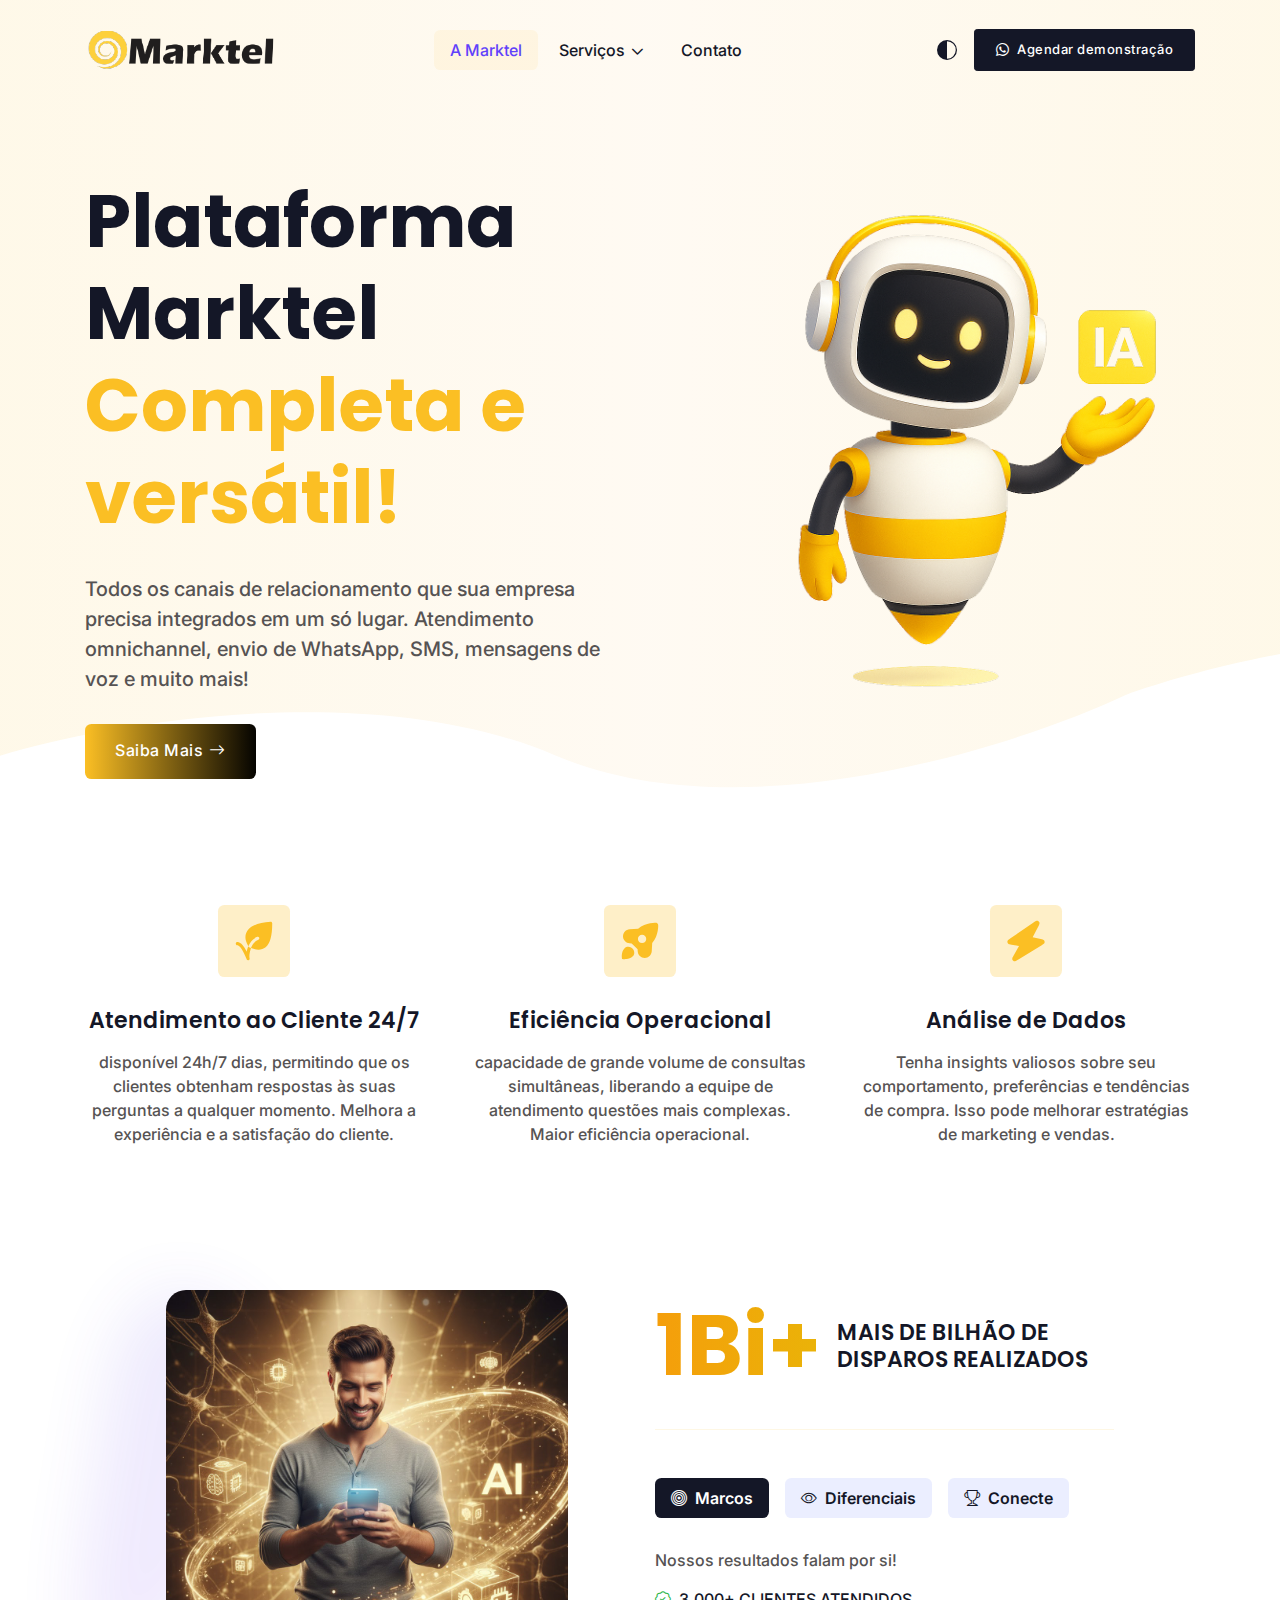
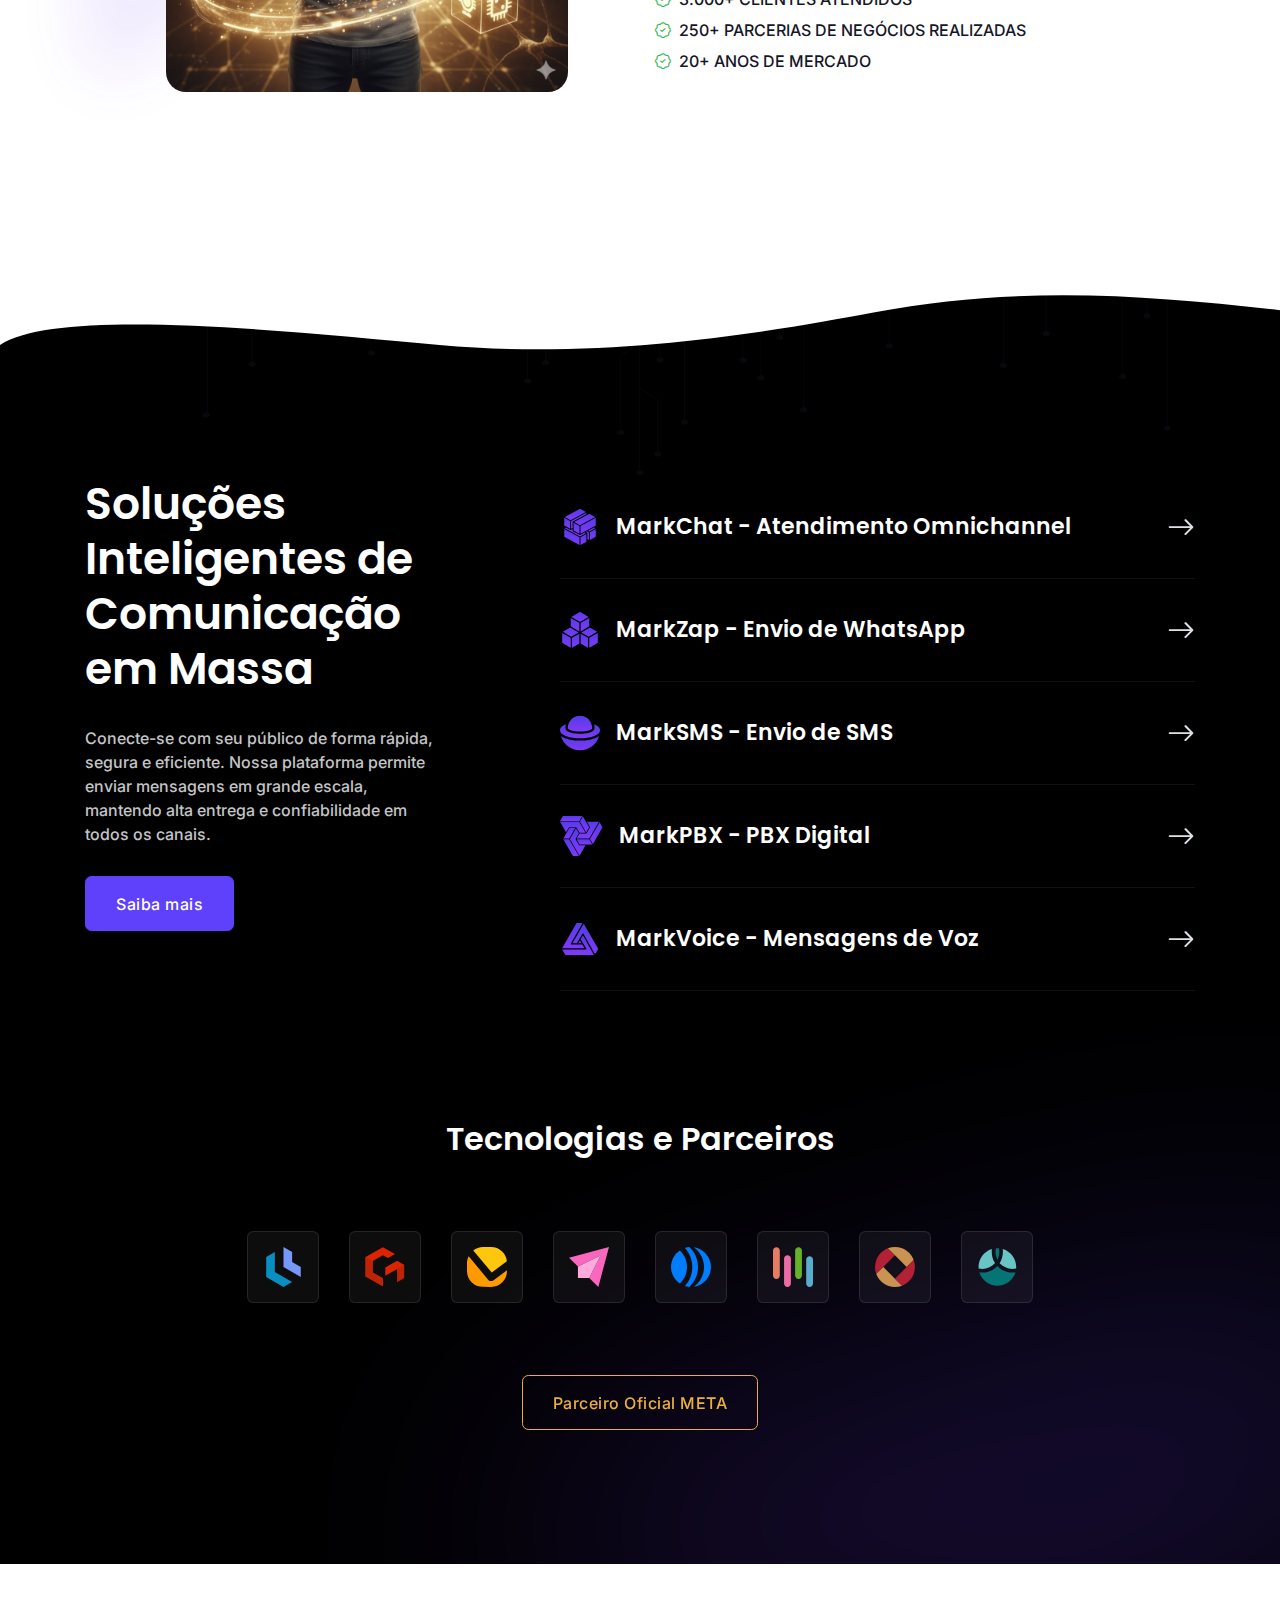
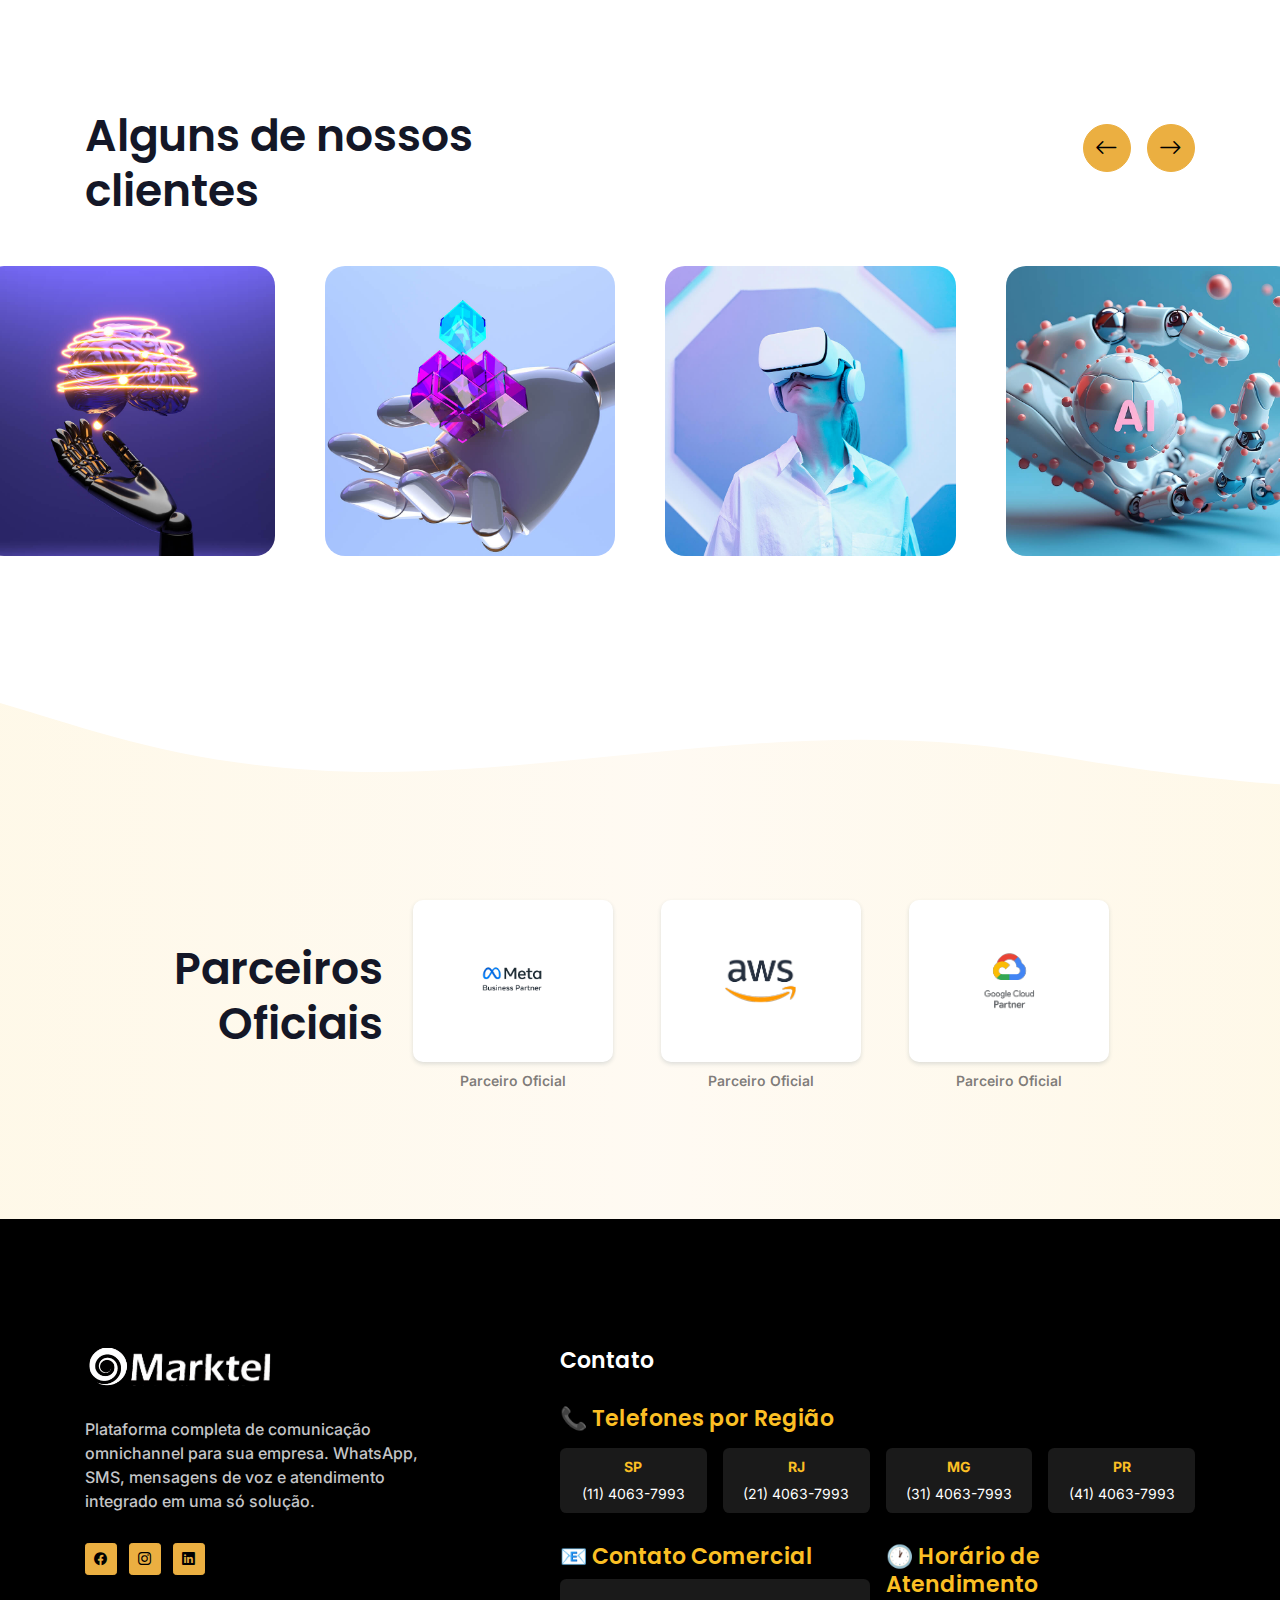
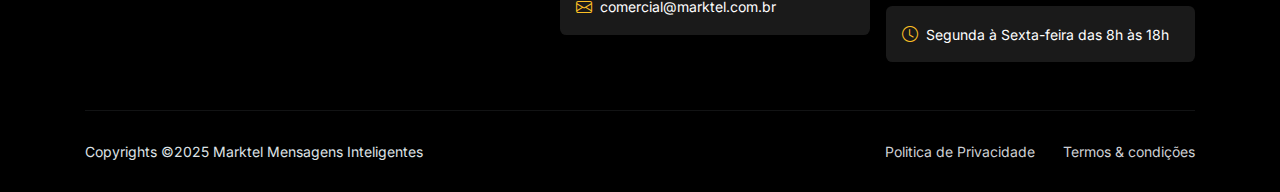
<file: index.html>
<!DOCTYPE html>
<html lang="en">
    <head>
        <title>Marktel - Plataforma de Comunicação Omnichannel</title>

        <!-- Meta Tags -->
        <meta charset="utf-8" />
        <meta
            name="viewport"
            content="width=device-width, initial-scale=1, shrink-to-fit=no"
        />
        <meta name="author" content="StackBros" />
        <meta
            name="description"
            content="Plataforma completa de comunicação omnichannel - WhatsApp, SMS, Voz e muito mais"
        />

        <!-- Dark mode -->
        <script>
            const storedTheme = localStorage.getItem("theme");

            const getPreferredTheme = () => {
                if (storedTheme) {
                    return storedTheme;
                }
                return window.matchMedia("(prefers-color-scheme: light)")
                    .matches
                    ? "light"
                    : "light";
            };

            const setTheme = function (theme) {
                if (
                    theme === "auto" &&
                    window.matchMedia("(prefers-color-scheme: dark)").matches
                ) {
                    document.documentElement.setAttribute(
                        "data-bs-theme",
                        "dark"
                    );
                } else {
                    document.documentElement.setAttribute(
                        "data-bs-theme",
                        theme
                    );
                }
            };

            setTheme(getPreferredTheme());

            window.addEventListener("DOMContentLoaded", () => {
                var el = document.querySelector(".theme-icon-active");
                if (el != "undefined" && el != null) {
                    const showActiveTheme = (theme) => {
                        const activeThemeIcon = document.querySelector(
                            ".theme-icon-active use"
                        );
                        const btnToActive = document.querySelector(
                            `[data-bs-theme-value="${theme}"]`
                        );
                        const svgOfActiveBtn = btnToActive
                            .querySelector(".mode-switch use")
                            .getAttribute("href");

                        document
                            .querySelectorAll("[data-bs-theme-value]")
                            .forEach((element) => {
                                element.classList.remove("active");
                            });

                        btnToActive.classList.add("active");
                        activeThemeIcon.setAttribute("href", svgOfActiveBtn);
                    };

                    window
                        .matchMedia("(prefers-color-scheme: dark)")
                        .addEventListener("change", () => {
                            if (
                                storedTheme !== "light" ||
                                storedTheme !== "dark"
                            ) {
                                setTheme(getPreferredTheme());
                            }
                        });

                    showActiveTheme(getPreferredTheme());

                    document
                        .querySelectorAll("[data-bs-theme-value]")
                        .forEach((toggle) => {
                            toggle.addEventListener("click", () => {
                                const theme = toggle.getAttribute(
                                    "data-bs-theme-value"
                                );
                                localStorage.setItem("theme", theme);
                                setTheme(theme);
                                showActiveTheme(theme);
                            });
                        });
                }
            });
        </script>

        <!-- Favicon -->
        <link rel="shortcut icon" href="assets/images/logo-icon.ico" />
        <link rel="icon" type="image/x-icon" href="assets/images/logo-icon.ico" />
        <link rel="apple-touch-icon" href="assets/images/logo icone.png" />

        <!-- Google Font -->
        <link rel="preconnect" href="https://fonts.googleapis.com" />
        <link rel="preconnect" href="https://fonts.gstatic.com" crossorigin />
        <link
            href="https://fonts.googleapis.com/css2?family=Poppins:wght@400;500;600;700&family=Inter:wght@400;500;600&display=swap"
            rel="stylesheet"
        />

        <!-- Plugins CSS -->
        <link
            rel="stylesheet"
            type="text/css"
            href="assets/vendor/bootstrap-icons/bootstrap-icons.css"
        />
        <link
            rel="stylesheet"
            type="text/css"
            href="assets/vendor/swiper/swiper-bundle.min.css"
        />
        <link
            rel="stylesheet"
            type="text/css"
            href="assets/vendor/glightbox/css/glightbox.css"
        />
        <link
            rel="stylesheet"
            type="text/css"
            href="assets/vendor/aos/aos.css"
        />

        <!-- Theme CSS -->
        <link rel="stylesheet" type="text/css" href="assets/css/style.css" />
    </head>

    <body>
        <!-- Header START -->
        <div class="header-absolute">
            <!-- Header START -->
            <header class="header-sticky bg-transparent">
                <!-- Logo Nav START -->
                <nav class="navbar navbar-expand-xl">
                    <div class="container">
                        <!-- Logo START -->
                        <a class="navbar-brand me-0" href="index.html">
                            <img
                                class="light-mode-item navbar-brand-item"
                                src="assets/images/logo.svg"
                                alt="logo"
                            />
                            <img
                                class="dark-mode-item navbar-brand-item"
                                src="assets/images/logo-light.svg"
                                alt="logo"
                            />
                        </a>
                        <!-- Logo END -->

                        <!-- Main navbar START -->
                        <div
                            class="navbar-collapse collapse"
                            id="navbarCollapse"
                        >
                            <ul
                                class="navbar-nav navbar-nav-scroll dropdown-hover mx-auto"
                            >
                                <!-- Nav item -->
                                <li class="nav-item dropdown">
                                    <a
                                        class="nav-link  active"
                                        href="index-ai-agency.html#"
                                        data-bs-auto-close="outside"
                                        data-bs-toggle="dropdown"
                                        aria-haspopup="true"
                                        aria-expanded="false"
                                        >A Marktel</a
                                    >
                                    <div
                                        class="dropdown-menu dropdown-menu-size-lg overflow-hidden p-0"
                                    >
                                <li class="nav-item dropdown">
                                    <a
                                        class="nav-link dropdown-toggle"
                                        href="index-ai-agency.html#"
                                        data-bs-auto-close="outside"
                                        data-bs-toggle="dropdown"
                                        aria-haspopup="true"
                                        aria-expanded="false"
                                        >Serviços</a
                                    >
                                    <div
                                        class="dropdown-menu dropdown-menu-size-xl dropdown-menu-center p-xl-3"
                                    >
                                        <div
                                            class="row row-cols-1 row-cols-md-2 pt-2"
                                        >
                                            <!-- Doc menu -->
                                            <div class="col">
                                                <div
                                                    class="dropdown-item bg-warning-hover d-flex align-items-center justify-content-between position-relative text-wrap py-3"
                                                >
                                                    <div class="d-flex">
                                                        <!-- Icon -->
                                                        <div
                                                            class="icon-md bg-primary bg-opacity-15 text-primary rounded flex-shrink-0"
                                                        >
                                                            <i
                                                                class="bi bi-chat-dots fs-6"
                                                            ></i>
                                                        </div>
                                                        <!-- Content -->
                                                        <div class="mx-3">
                                                            <p
                                                                class="stretched-link heading-color fw-bold mb-0"
                                                            >
                                                                MarkChat - Atendimento Omnichannel
                                                            </p>
                                                            <p
                                                                class="mb-0 text-body small"
                                                            >
                                                                Plataforma de atendimento integrada
                                                            </p>
                                                        </div>
                                                    </div>
                                                    <!-- Button -->
                                                    <a
                                                        class="icon-link icon-link-hover text-primary-hover stretched-link"
                                                        href="#"
                                                        data-bs-toggle="modal"
                                                        data-bs-target="#markChatModal"
                                                        ><i
                                                            class="bi bi-chevron-right"
                                                        ></i>
                                                    </a>
                                                </div>
                                            </div>

                                            <!-- Doc menu -->
                                            <div class="col">
                                                <div
                                                    class="dropdown-item bg-warning-hover d-flex align-items-center justify-content-between position-relative text-wrap py-3"
                                                >
                                                    <div class="d-flex">
                                                        <!-- Icon -->
                                                        <div
                                                            class="icon-md bg-success bg-opacity-15 text-success rounded flex-shrink-0"
                                                        >
                                                            <i
                                                                class="bi bi-whatsapp fs-6"
                                                            ></i>
                                                        </div>
                                                        <!-- Content -->
                                                        <div class="mx-3">
                                                            <p
                                                                class="stretched-link heading-color fw-bold mb-0"
                                                            >
                                                                MarkZap - Envio de WhatsApp
                                                            </p>
                                                            <p
                                                                class="mb-0 text-body small"
                                                            >
                                                                Mensagens ativas pelo WhatsApp
                                                            </p>
                                                        </div>
                                                    </div>
                                                    <!-- Button -->
                                                    <a
                                                        class="icon-link icon-link-hover text-primary-hover stretched-link"
                                                        href="#"
                                                        data-bs-toggle="modal"
                                                        data-bs-target="#markZapModal"
                                                        ><i
                                                            class="bi bi-chevron-right"
                                                        ></i>
                                                    </a>
                                                </div>
                                            </div>

                                            <!-- Doc menu -->
                                            <div class="col">
                                                <div
                                                    class="dropdown-item bg-warning-hover d-flex align-items-center justify-content-between position-relative text-wrap py-3"
                                                >
                                                    <div class="d-flex">
                                                        <!-- Icon -->
                                                        <div
                                                            class="icon-md bg-info bg-opacity-15 text-info rounded flex-shrink-0"
                                                        >
                                                            <i
                                                                class="bi bi-chat-text fs-6"
                                                            ></i>
                                                        </div>
                                                        <!-- Content -->
                                                        <div class="mx-3">
                                                            <p
                                                                class="stretched-link heading-color fw-bold mb-0"
                                                            >
                                                                MarkSMS - Envio de SMS
                                                            </p>
                                                            <p
                                                                class="mb-0 text-body small"
                                                            >
                                                                Mensagens SMS eficientes
                                                            </p>
                                                        </div>
                                                    </div>
                                                    <!-- Button -->
                                                    <a
                                                        class="icon-link icon-link-hover text-primary-hover stretched-link"
                                                        href="#"
                                                        data-bs-toggle="modal"
                                                        data-bs-target="#markSMSModal"
                                                        ><i
                                                            class="bi bi-chevron-right"
                                                        ></i>
                                                    </a>
                                                </div>
                                            </div>

                                            <!-- Doc menu -->
                                            <div class="col">
                                                <div
                                                    class="dropdown-item bg-warning-hover d-flex align-items-center justify-content-between position-relative text-wrap py-3"
                                                >
                                                    <div class="d-flex">
                                                        <!-- Icon -->
                                                        <div
                                                            class="icon-md bg-warning bg-opacity-15 text-warning rounded flex-shrink-0"
                                                        >
                                                            <i
                                                                class="bi bi-mask fs-6"
                                                            ></i>
                                                        </div>
                                                        <!-- Content -->
                                                        <div class="mx-3">
                                                            <p
                                                                class="stretched-link heading-color fw-bold mb-0"
                                                            >
                                                                MarkVoice
                                                            </p>
                                                            <p
                                                                class="mb-0 text-body small"
                                                            >
                                                                Envio de
                                                                mensagens de Voz
                                                            </p>
                                                        </div>
                                                    </div>
                                                    <!-- Button -->
                                                    <a
                                                        class="icon-link icon-link-hover text-primary-hover stretched-link"
                                                        href="index-ai-agency.html#"
                                                        target="_blank"
                                                        ><i
                                                            class="bi bi-chevron-right"
                                                        ></i>
                                                    </a>
                                                </div>
                                            </div>

                                            <!-- Doc menu -->
                                            <div class="col">
                                                <div
                                                    class="dropdown-item bg-warning-hover d-flex align-items-center justify-content-between position-relative text-wrap py-3"
                                                >
                                                    <div class="d-flex">
                                                        <!-- Icon -->
                                                        <div
                                                            class="icon-md bg-warning bg-opacity-15 text-warning rounded flex-shrink-0"
                                                        >
                                                            <i
                                                                class="bi bi-telephone fs-6"
                                                            ></i>
                                                        </div>
                                                        <!-- Content -->
                                                        <div class="mx-3">
                                                            <p
                                                                class="stretched-link heading-color fw-bold mb-0"
                                                            >
                                                                MarkPBX - PBX Digital
                                                            </p>
                                                            <p
                                                                class="mb-0 text-body small"
                                                            >
                                                                Central telefônica em nuvem
                                                            </p>
                                                        </div>
                                                    </div>
                                                    <!-- Button -->
                                                    <a
                                                        class="icon-link icon-link-hover text-primary-hover stretched-link"
                                                        href="#"
                                                        data-bs-toggle="modal"
                                                        data-bs-target="#markPBXModal"
                                                        ><i
                                                            class="bi bi-chevron-right"
                                                        ></i>
                                                    </a>
                                                </div>
                                            </div>

                                            <!-- Doc menu -->
                                            <div class="col">
                                                <div
                                                    class="dropdown-item bg-warning-hover d-flex align-items-center justify-content-between position-relative text-wrap py-3"
                                                >
                                                    <div class="d-flex">
                                                        <!-- Icon -->
                                                        <div
                                                            class="icon-md bg-purple bg-opacity-15 text-purple rounded flex-shrink-0"
                                                        >
                                                            <i
                                                                class="bi bi-mic fs-6"
                                                            ></i>
                                                        </div>
                                                        <!-- Content -->
                                                        <div class="mx-3">
                                                            <p
                                                                class="stretched-link heading-color fw-bold mb-0"
                                                            >
                                                                MarkVoice - Mensagens de Voz
                                                            </p>
                                                            <p
                                                                class="mb-0 text-body small"
                                                            >
                                                                Mensagens de voz automatizadas
                                                            </p>
                                                        </div>
                                                    </div>
                                                    <!-- Button -->
                                                    <a
                                                        class="icon-link icon-link-hover text-primary-hover stretched-link"
                                                        href="#"
                                                        data-bs-toggle="modal"
                                                        data-bs-target="#markVoiceModal"
                                                        ><i
                                                            class="bi bi-chevron-right"
                                                        ></i>
                                                    </a>
                                                </div>
                                            </div>
                                        </div>
                                    </div>
                                </li>

                                <!-- Nav item -->
                                <li class="nav-item">
                                    <a
                                        class="nav-link"
                                        href="contact-us-v1.html"
                                        >Contato</a
                                    >
                                </li>
                            </ul>
                        </div>
                        <!-- Main navbar END -->

                        <!-- Buttons -->
                        <ul
                            class="nav align-items-center dropdown-hover ms-sm-2"
                        >
                            <!-- Dark mode option START -->
                            <li class="nav-item dropdown dropdown-animation">
                                <button
                                    class="btn btn-link mb-0 px-2 lh-1"
                                    id="bd-theme"
                                    type="button"
                                    aria-expanded="false"
                                    data-bs-toggle="dropdown"
                                    data-bs-display="static"
                                >
                                    <svg
                                        xmlns="http://www.w3.org/2000/svg"
                                        width="20"
                                        height="20"
                                        class="bi bi-circle-half theme-icon-active fill-mode fa-fw"
                                        viewBox="0 0 16 16"
                                    >
                                        <path
                                            d="M8 15A7 7 0 1 0 8 1v14zm0 1A8 8 0 1 1 8 0a8 8 0 0 1 0 16z"
                                        />
                                        <use href="#"></use>
                                    </svg>
                                </button>

                                <ul
                                    class="dropdown-menu min-w-auto dropdown-menu-end"
                                    aria-labelledby="bd-theme"
                                >
                                    <li class="mb-1">
                                        <button
                                            type="button"
                                            class="dropdown-item d-flex align-items-center"
                                            data-bs-theme-value="light"
                                        >
                                            <svg
                                                width="16"
                                                height="16"
                                                fill="currentColor"
                                                class="bi bi-brightness-high-fill fa-fw mode-switch me-1"
                                                viewBox="0 0 16 16"
                                            >
                                                <path
                                                    d="M12 8a4 4 0 1 1-8 0 4 4 0 0 1 8 0zM8 0a.5.5 0 0 1 .5.5v2a.5.5 0 0 1-1 0v-2A.5.5 0 0 1 8 0zm0 13a.5.5 0 0 1 .5.5v2a.5.5 0 0 1-1 0v-2A.5.5 0 0 1 8 13zm8-5a.5.5 0 0 1-.5.5h-2a.5.5 0 0 1 0-1h2a.5.5 0 0 1 .5.5zM3 8a.5.5 0 0 1-.5.5h-2a.5.5 0 0 1 0-1h2A.5.5 0 0 1 3 8zm10.657-5.657a.5.5 0 0 1 0 .707l-1.414 1.415a.5.5 0 1 1-.707-.708l1.414-1.414a.5.5 0 0 1 .707 0zm-9.193 9.193a.5.5 0 0 1 0 .707L3.05 13.657a.5.5 0 0 1-.707-.707l1.414-1.414a.5.5 0 0 1 .707 0zm9.193 2.121a.5.5 0 0 1-.707 0l-1.414-1.414a.5.5 0 0 1 .707-.707l1.414 1.414a.5.5 0 0 1 0 .707zM4.464 4.465a.5.5 0 0 1-.707 0L2.343 3.05a.5.5 0 1 1 .707-.707l1.414 1.414a.5.5 0 0 1 0 .708z"
                                                />
                                                <use href="#"></use></svg
                                            >Light
                                        </button>
                                    </li>
                                    <li class="mb-1">
                                        <button
                                            type="button"
                                            class="dropdown-item d-flex align-items-center"
                                            data-bs-theme-value="dark"
                                        >
                                            <svg
                                                xmlns="http://www.w3.org/2000/svg"
                                                width="16"
                                                height="16"
                                                fill="currentColor"
                                                class="bi bi-moon-stars-fill fa-fw mode-switch me-1"
                                                viewBox="0 0 16 16"
                                            >
                                                <path
                                                    d="M6 .278a.768.768 0 0 1 .08.858 7.208 7.208 0 0 0-.878 3.46c0 4.021 3.278 7.277 7.318 7.277.527 0 1.04-.055 1.533-.16a.787.787 0 0 1 .81.316.733.733 0 0 1-.031.893A8.349 8.349 0 0 1 8.344 16C3.734 16 0 12.286 0 7.71 0 4.266 2.114 1.312 5.124.06A.752.752 0 0 1 6 .278z"
                                                />
                                                <path
                                                    d="M10.794 3.148a.217.217 0 0 1 .412 0l.387 1.162c.173.518.579.924 1.097 1.097l1.162.387a.217.217 0 0 1 0 .412l-1.162.387a1.734 1.734 0 0 0-1.097 1.097l-.387 1.162a.217.217 0 0 1-.412 0l-.387-1.162A1.734 1.734 0 0 0 9.31 6.593l-1.162-.387a.217.217 0 0 1 0-.412l1.162-.387a1.734 1.734 0 0 0 1.097-1.097l.387-1.162zM13.863.099a.145.145 0 0 1 .274 0l.258.774c.115.346.386.617.732.732l.774.258a.145.145 0 0 1 0 .274l-.774.258a1.156 1.156 0 0 0-.732.732l-.258.774a.145.145 0 0 1-.274 0l-.258-.774a1.156 1.156 0 0 0-.732-.732l-.774-.258a.145.145 0 0 1 0-.274l.774-.258c.346-.115.617-.386.732-.732L13.863.1z"
                                                />
                                                <use href="#"></use></svg
                                            >Dark
                                        </button>
                                    </li>
                                    <li>
                                        <button
                                            type="button"
                                            class="dropdown-item d-flex align-items-center active"
                                            data-bs-theme-value="auto"
                                        >
                                            <svg
                                                xmlns="http://www.w3.org/2000/svg"
                                                width="16"
                                                height="16"
                                                fill="currentColor"
                                                class="bi bi-circle-half fa-fw mode-switch me-1"
                                                viewBox="0 0 16 16"
                                            >
                                                <path
                                                    d="M8 15A7 7 0 1 0 8 1v14zm0 1A8 8 0 1 1 8 0a8 8 0 0 1 0 16z"
                                                />
                                                <use href="#"></use></svg
                                            >Auto
                                        </button>
                                    </li>
                                </ul>
                            </li>
                            <!-- Dark mode option END -->

                            <!-- Schedule button -->
                            <li class="nav-item ms-2 d-none d-sm-block">
                                <a
                                    href="index-ai-agency.html#"
                                    class="btn btn-sm btn-dark mb-0"
                                    data-bs-toggle="offcanvas"
                                    data-bs-target="#scheduleCall"
                                    aria-controls="scheduleCall"
                                    ><i class="bi bi-whatsapp me-2"></i>Agendar
                                    demonstração</a
                                >
                            </li>
                            <!-- Responsive navbar toggler -->
                            <li class="nav-item">
                                <button
                                    class="navbar-toggler ms-sm-3 p-2"
                                    type="button"
                                    data-bs-toggle="collapse"
                                    data-bs-target="#navbarCollapse"
                                    aria-controls="navbarCollapse"
                                    aria-expanded="false"
                                    aria-label="Toggle navigation"
                                >
                                    <span class="navbar-toggler-animation">
                                        <span></span>
                                        <span></span>
                                        <span></span>
                                    </span>
                                </button>
                            </li>
                        </ul>
                    </div>
                </nav>
                <!-- Logo Nav END -->
            </header>
            <!-- Header END -->
        </div>
        <!-- Header END -->

        <!-- **************** MAIN CONTENT START **************** -->
        <main>
            <!-- =======================
Hero START -->
            <section
                class="bg-warning-grad position-relative overflow-hidden pt-sm-8 pt-lg-9 pb-5"
            >
                <!-- Curve bg -->
                <span class="position-absolute bottom-0 start-0">
                    <svg
                        class="fill-body"
                        width="1920"
                        height="254"
                        viewBox="0 0 1920 254"
                        fill="none"
                        xmlns="http://www.w3.org/2000/svg"
                    >
                        <path
                            d="M556.048 176.63C371.384 97.9289 108.406 143.838 0 176.63V254H1920V0C1863.62 35.5602 1712.53 98.8233 1559.27 67.394C1406.01 35.9648 1206.33 86.6647 1125.65 115.943C1012.72 168.964 740.712 255.331 556.048 176.63Z"
                        />
                    </svg>
                </span>

                <div class="container position-relative pt-4 pt-md-0">
                    <div class="row">
                        <!-- Content -->
                        <div class="col-md-7 col-lg-6 mb-5 mb-md-0">
                            <h1 class="display-5 mb-3 mb-md-4">
                                Plataforma Marktel
                                <span class="text-primary"
                                    >Completa e versátil!</span
                                >
                            </h1>
                            <p class="lead mb-3 mb-md-4">
                                Todos os canais de relacionamento que sua
                                empresa precisa integrados em um só lugar.
                                Atendimento omnichannel, envio de WhatsApp, SMS,
                                mensagens de voz e muito mais!
                            </p>
                            <a
                                class="btn btn-primary-grad icon-link icon-link-hover"
                                href="index-ai-agency.html#"
                                >Saiba Mais<i class="bi bi-arrow-right"></i>
                            </a>
                        </div>

                        <!-- Image -->
                        <div class="col-md-5 ms-auto">
                            <img
                                src="assets/images/elements/ai-robot.svg"
                                class="aos"
                                data-aos="fade-up"
                                data-aos-delay="200"
                                data-aos-duration="500"
                                data-aos-easing="ease-in-out"
                                alt="AI-robot"
                            />
                        </div>
                    </div>
                </div>
            </section>
            <!-- =======================
Hero END -->

            <!-- =======================
Features START -->
            <section class="pt-4 pt-sm-6">
                <div class="container">
                    <div class="row g-4 g-lg-5">
                        <!-- Feature item -->
                        <div class="col-md-4 mb-4 mb-sm-0">
                            <div
                                class="card card-body bg-transparent text-center p-0"
                            >
                                <!-- Icon -->
                                <div
                                    class="icon-xl bg-warning bg-opacity-25 rounded-2 m-auto d-flex justify-content-center align-items-center mb-4"
                                >
                                    <svg
                                        class="text-warning"
                                        width="50"
                                        height="50"
                                        viewBox="0 0 50 50"
                                        fill="none"
                                        xmlns="http://www.w3.org/2000/svg"
                                    >
                                        <path
                                            fill-rule="evenodd"
                                            clip-rule="evenodd"
                                            d="M41.5812 5.73541C42.4755 5.6878 43.2267 6.4001 43.2268 7.29567C43.2269 13.8143 42.6409 18.8998 41.541 22.788C40.441 26.6766 38.7961 29.4729 36.6033 31.2632C32.5146 34.6013 27.199 33.9631 21.9796 32.0571C23.4158 28.3359 25.8081 25.0887 29.3104 23.7778C30.1186 23.4753 30.5285 22.575 30.226 21.7668C29.9235 20.9586 29.0232 20.5486 28.215 20.8511C23.8177 22.4969 21.0169 26.2907 19.3648 30.1898C17.4616 27.1276 16.4531 24.1562 16.4066 21.3509C16.3559 18.2854 17.4583 15.553 19.5442 13.2865C23.6288 8.8482 31.3809 6.27845 41.5812 5.73541ZM19.3648 30.1898C19.168 30.6543 18.9875 31.1203 18.8225 31.5843C18.3369 32.9501 17.9746 34.3281 17.7223 35.6495C17.5234 35.2543 17.3162 34.8545 17.1014 34.4543C16.0691 32.531 14.8248 30.5291 13.4449 28.9866C12.1246 27.5107 10.3818 26.1181 8.33203 26.1181C7.46909 26.1181 6.76953 26.8177 6.76953 27.6806C6.76953 28.5436 7.46909 29.2431 8.33203 29.2431C8.97047 29.2431 9.91593 29.7288 11.1159 31.0701C12.2562 32.3448 13.3641 34.0992 14.348 35.9322C15.3244 37.7513 16.1429 39.5801 16.719 40.9601C17.0063 41.6484 17.2317 42.221 17.3845 42.6196C17.4609 42.8189 17.5191 42.9744 17.5578 43.079C17.5771 43.1313 17.5916 43.1709 17.601 43.1967L17.6113 43.2251L17.6135 43.2314L17.6138 43.2323L17.6139 43.2325L17.6139 43.2326C17.8947 44.0168 18.7414 44.4429 19.5386 44.2011C20.3358 43.9592 20.8031 43.1344 20.6007 42.3262C20.3928 41.4965 20.3128 40.0863 20.4886 38.3158C20.6617 36.5727 21.0725 34.5843 21.7669 32.6311C21.8354 32.4387 21.9062 32.2473 21.9796 32.0571C21.5007 31.8822 21.0225 31.6966 20.5462 31.5024C20.2561 31.3842 20.0082 31.1814 19.8348 30.9205C19.6725 30.6764 19.5158 30.4328 19.3648 30.1898Z"
                                            fill="currentColor"
                                        />
                                    </svg>
                                </div>
                                <!-- Title and content -->
                                <h6 class="mb-3">Atendimento ao Cliente 24/7</h6>
                                <p class="mb-0">
                                    disponível 24h/7 dias, permitindo que os clientes obtenham respostas às suas perguntas 
                                    a qualquer momento. Melhora a experiência e a satisfação do cliente.
                                </p>
                            </div>
                        </div>

                        <!-- Feature item -->
                        <div class="col-md-4 mb-4 mb-sm-0">
                            <div
                                class="card card-body bg-transparent text-center p-0"
                            >
                                <!-- Icon -->
                                <div
                                    class="icon-xl bg-primary bg-opacity-25 rounded-2 m-auto d-flex justify-content-center align-items-center mb-4"
                                >
                                    <svg
                                        class="text-primary"
                                        width="50"
                                        height="50"
                                        viewBox="0 0 50 50"
                                        fill="none"
                                        xmlns="http://www.w3.org/2000/svg"
                                    >
                                        <path
                                            d="M10.4979 31.473C10.1631 31.7097 9.86596 31.9497 9.63182 32.1838C7.74117 34.0744 7.08688 36.5528 6.87055 38.4055C6.76034 39.3494 6.75755 40.1826 6.78209 40.7813C6.7944 41.0822 7.01417 42.7876 7.03109 42.9622C7.20559 42.979 8.91109 43.1988 9.2118 43.2111C9.81073 43.2357 10.6437 43.233 11.5877 43.1226C13.4403 42.9063 15.9188 42.2519 17.8094 40.3613C18.0436 40.1272 18.2835 39.8301 18.5203 39.4953C18.6762 39.2749 18.7542 39.1647 18.9789 38.6159C19.4868 37.3761 19.2859 35.0169 18.5758 33.8809C18.2614 33.3782 17.987 33.1036 17.4383 32.5549C16.8895 32.0061 16.6151 31.7317 16.1123 31.4174C14.9762 30.7074 12.6172 30.5065 11.3774 31.0142C10.8286 31.239 10.7184 31.3169 10.4979 31.473Z"
                                            fill="currentColor"
                                        />
                                        <path
                                            fill-rule="evenodd"
                                            clip-rule="evenodd"
                                            d="M35.1041 7.29265C36.9837 6.94724 38.6268 6.82155 39.8045 6.78213C40.5789 6.75622 40.9662 6.74326 41.3677 6.86095C42.1349 7.08586 42.9093 7.86015 43.1341 8.62745C43.2518 9.02893 43.2389 9.41618 43.2129 10.1907C43.1735 11.3683 43.0479 13.0114 42.7024 14.8909C42.0406 18.492 40.5504 23.077 37.1997 26.8837L36.7606 35.3195C36.566 39.0589 33.477 41.9912 29.7324 41.9912C25.9624 41.9912 22.8622 39.0203 22.7014 35.2537L22.6185 33.3108L16.6843 27.3766L14.7413 27.2937C10.9748 27.133 8.00391 24.0326 8.00391 20.2626C8.00391 16.518 10.9361 13.4292 14.6757 13.2345L23.1114 12.7955C26.9181 9.44472 31.5031 7.95447 35.1041 7.29265ZM31.2491 22.9166C31.2491 25.2178 29.3837 27.0833 27.0824 27.0833C24.7812 27.0833 22.9158 25.2178 22.9158 22.9166C22.9158 20.6154 24.7812 18.7499 27.0824 18.7499C29.3837 18.7499 31.2491 20.6154 31.2491 22.9166Z"
                                            fill="currentColor"
                                        />
                                    </svg>
                                </div>
                                <!-- Title and content -->
                                <h6 class="mb-3">Eficiência Operacional</h6>
                                <p class="mb-0">
                                    capacidade de grande volume de consultas simultâneas, 
                                    liberando a equipe de atendimento questões mais complexas. 
                                    Maior eficiência operacional.
                                </p>
                            </div>
                        </div>

                        <!-- Feature item -->
                        <div class="col-md-4 mb-4 mb-sm-0">
                            <div
                                class="card card-body bg-transparent text-center p-0"
                            >
                                <!-- Icon -->
                                <div
                                    class="icon-xl bg-pink bg-opacity-25 rounded-2 m-auto d-flex justify-content-center align-items-center mb-4"
                                >
                                    <svg
                                        class="text-pink"
                                        width="50"
                                        height="50"
                                        viewBox="0 0 50 50"
                                        fill="none"
                                        xmlns="http://www.w3.org/2000/svg"
                                    >
                                        <path
                                            d="M37.1449 4.97022C36.5386 4.66956 35.9396 4.73612 35.5349 4.84152C35.1317 4.94645 34.7405 5.13597 34.3922 5.32947C33.7113 5.70762 32.8413 6.3055 31.809 7.01491L9.1608 22.5792C8.49876 23.034 7.89301 23.4503 7.46149 23.8259C7.0684 24.1682 6.38992 24.8263 6.37528 25.8257C6.3692 26.2417 6.46286 26.6532 6.64847 27.0255C7.0943 27.9201 7.99082 28.2195 8.49332 28.3578C9.04499 28.5097 9.77115 28.6226 10.5648 28.7461L18.0475 29.9103L13.063 38.7134C12.4699 39.7607 11.9669 40.649 11.6597 41.3403C11.5021 41.6953 11.351 42.0944 11.2841 42.5011C11.2163 42.9132 11.2083 43.5007 11.5471 44.0667C11.7835 44.4617 12.1204 44.7869 12.5235 45.0094C13.1011 45.3282 13.6879 45.2997 14.0973 45.2174C14.5013 45.1361 14.8951 44.9713 15.2442 44.8013C15.9244 44.4701 16.7944 43.9361 17.8203 43.3067L40.7311 29.2505C41.3947 28.8434 42.0057 28.4686 42.4465 28.1226C42.8538 27.8028 43.5459 27.1922 43.6203 26.213C43.6515 25.8022 43.5849 25.3899 43.4257 25.0099C43.0465 24.1042 42.1972 23.7428 41.7097 23.5678C41.1824 23.3782 40.4842 23.2153 39.7263 23.0382L31.6572 21.1522L36.7682 11.4183C37.3505 10.3093 37.8413 9.37477 38.1363 8.65395C38.2872 8.28508 38.429 7.87418 38.4855 7.46158C38.5424 7.04718 38.5376 6.44439 38.1674 5.87808C37.9134 5.48979 37.5605 5.17637 37.1449 4.97022Z"
                                            fill="currentColor"
                                        />
                                    </svg>
                                </div>
                                <!-- Title and content -->
                                <h6 class="mb-3">
                                    Análise de Dados 
                                </h6>
                                <p class="mb-0">
                                    Tenha insights valiosos sobre seu comportamento, preferências e tendências de compra. 
                                    Isso pode melhorar estratégias de marketing e vendas.
                                </p>
                            </div>
                        </div>
                    </div>
                    <!-- Row END -->
                </div>
            </section>
            <!-- =======================
Features END -->

            <!-- =======================
About START -->
            <section class="position-relative pt-0 pb-0 pb-xl-8">
                <div class="container px-xl-7">
                    <div class="row align-items-center">
                        <!-- Image -->
                        <div
                            class="col-lg-6 position-relative pe-xl-6 mb-5 mb-lg-0"
                        >
                            <div class="position-absolute top-0 start-0 ms-n6">
                                <img
                                    src="assets/images/elements/grad-shape/blur-decoration.svg"
                                    class="blur-7 opacity-1"
                                    alt="Grad shape"
                                />
                            </div>
                            <img
                                src="assets/images/fotohomem.jpg"
                                class="rounded-4 z-index-2 position-relative"
                                alt="about image"
                            />
                        </div>

                        <!-- Content -->
                        <div class="col-lg-6 ms-auto">
                            <!-- Skill set -->
                            <div
                                class="d-flex align-items-center"
                                style="max-width: 30rem"
                            >
                                <h2 class="display-4 text-primary-grad mb-0">
                                    1Bi+
                                </h2>
                                <h6 class="mb-0 ms-3">
                                    MAIS DE BILHÃO DE DISPAROS REALIZADOS
                                </h6>
                            </div>

                            <hr
                                class="border-primary border-opacity-50 mt-4 mb-5"
                            />
                            <!-- Divider -->

                            <!-- Tabs and content START -->
                            <!-- Tabs -->
                            <div
                                class="nav nav-pills nav-pills-dark gap-3"
                                id="nav-tab"
                                role="tablist"
                            >
                                <button
                                    class="nav-link active"
                                    id="nav-mission-tab"
                                    data-bs-toggle="tab"
                                    data-bs-target="#nav-mission"
                                    type="button"
                                    role="tab"
                                    aria-controls="nav-mission"
                                    aria-selected="true"
                                >
                                    <i class="bi bi-bullseye me-2"></i>Marcos 
                                </button>
                                <button
                                    class="nav-link"
                                    id="nav-vision-tab"
                                    data-bs-toggle="tab"
                                    data-bs-target="#nav-vision"
                                    type="button"
                                    role="tab"
                                    aria-controls="nav-vision"
                                    aria-selected="false"
                                >
                                    <i class="bi bi-eye me-2"></i>Diferenciais
                                </button>
                                <button
                                    class="nav-link"
                                    id="nav-goal-tab"
                                    data-bs-toggle="tab"
                                    data-bs-target="#nav-goal"
                                    type="button"
                                    role="tab"
                                    aria-controls="nav-goal"
                                    aria-selected="false"
                                >
                                    <i class="bi bi-trophy me-2"></i>Conecte
                                </button>
                            </div>

                            <!-- Tab content -->
                            <div class="tab-content mt-4" id="nav-tabContent">
                                <!-- Mission content -->
                                <div
                                    class="tab-pane fade show active"
                                    id="nav-mission"
                                    role="tabpanel"
                                    aria-labelledby="nav-mission-tab"
                                    tabindex="0"
                                >
                                    <p class="mb-2">
                                        Nossos resultados falam por si!
                                    </p>
                                    <!-- List -->
                                    <ul
                                        class="list-group list-group-borderless mb-3"
                                    >
                                        <li
                                            class="list-group-item heading-color d-flex pb-0"
                                        >
                                            <i
                                                class="bi bi-patch-check text-success me-2"
                                            ></i
                                            >3.000+ CLIENTES ATENDIDOS
                                        </li>
                                        <li
                                            class="list-group-item heading-color d-flex pb-0"
                                        >
                                            <i
                                                class="bi bi-patch-check text-success me-2"
                                            ></i
                                            >250+ PARCERIAS DE NEGÓCIOS REALIZADAS
                                        </li>
                                        <li
                                            class="list-group-item heading-color d-flex pb-0"
                                        >
                                            <i
                                                class="bi bi-patch-check text-success me-2"
                                            ></i
                                            >20+ ANOS DE MERCADO
                                        </li>
                                    </ul>
                                </div>

                                <!-- Vision content -->
                                <div
                                    class="tab-pane fade"
                                    id="nav-vision"
                                    role="tabpanel"
                                    aria-labelledby="nav-vision-tab"
                                    tabindex="0"
                                >
                                    <p class="mb-2">
                                        A Marktel Mensagens Inteligentes é especialista em comunicação automatizada, 
                                        conectando empresas aos seus clientes com agilidade, confiabilidade e resultados reais.
                                    </p>
                                    <!-- List -->
                                    <ul
                                        class="list-group list-group-borderless mb-3"
                                    >
                                        <li
                                            class="list-group-item heading-color d-flex pb-0"
                                        >
                                            <i
                                                class="bi bi-patch-check text-success me-2"
                                            ></i
                                            >Entrega Garantida: Alta taxa de entrega com infraestrutura estável e segura.
                                        </li>
                                        <li
                                            class="list-group-item heading-color d-flex pb-0"
                                        >
                                            <i
                                                class="bi bi-patch-check text-success me-2"
                                            ></i
                                            >Integração Simplificada: Conecte nossos serviços facilmente ao seu sistema.
                                        </li>
                                        <li
                                            class="list-group-item heading-color d-flex pb-0"
                                        >
                                            <i
                                                class="bi bi-patch-check text-success me-2"
                                            ></i
                                            >Resultados: Acompanhe relatórios e métricas de desempenho.
                                        </li>
                                    </ul>
                                </div>

                                <!-- Goal content -->
                                <div
                                    class="tab-pane fade"
                                    id="nav-goal"
                                    role="tabpanel"
                                    aria-labelledby="nav-goal-tab"
                                    tabindex="0"
                                >
                                    <p class="mb-2">
                                        Nossa infraestrutura robusta e equipe especializada garantem entregas rápidas, confiáveis e suporte dedicado, ajudando sua empresa a se comunicar de forma eficiente e segura com seus clientes.
                                    </p>
                                    <!-- List -->
                                    <ul
                                        class="list-group list-group-borderless mb-3"
                                    >
                                        <li
                                            class="list-group-item heading-color d-flex pb-0"
                                        >
                                            <i
                                                class="bi bi-patch-check text-success me-2"
                                            ></i
                                            >Plataforma Omnichannel Completa: Conecte até 17 canais de comunicação em um só lugar e ofereça uma experiência unificada e eficiente para seus clientes.
                                        </li>
                                        <li
                                            class="list-group-item heading-color d-flex pb-0"
                                        >
                                            <i
                                                class="bi bi-patch-check text-success me-2"
                                            ></i
                                            >Infraestrutura de Alto Desempenho: Operamos com tecnologia de ponta em parceria com Meta, AWS e Google, garantindo segurança, estabilidade e alta taxa de entrega em todas as mensagens.
                                        </li>
                                        <l
                                            class="list-group-item heading-color d-flex pb-0"
                                        >
                                            <i
                                                class="bi bi-patch-check text-success me-2"
                                            ></i
                                            >Suporte Especializado:Equipe técnica e de marketing sempre pronta para otimizar seus resultados.
                                        </li>
                                    </ul>
                                </div>
                            </div>
                            <!-- Tabs and content END -->
                        </div>
                    </div>
                </div>

                <!-- AI hand -->
                <div
                    class="position-absolute top-100 start-0 translate-middle ms-9 mt-4 z-index-9"
                >
                    <img
                        src="assets/images/elements/ai-hand.png"
                        class="aos ms-9 ps-6"
                        data-aos="fade-right"
                        data-aos-delay="100"
                        data-aos-duration="800"
                        data-aos-easing="ease-in-out"
                        alt="ai hand"
                    />
                </div>
            </section>
            <!-- =======================
About END -->

            <!-- =======================
Services START -->
            <section class="py-0 position-relative">
                <!-- Robot decoration -->
                <div
                    class="position-absolute end-0 bottom-0 me-lg-7 mb-n7 z-index-2"
                >
                    <img
                        src="assets/images/elements/ai-robot-2.svg"
                        class="aos h-300px"
                        data-aos="fade-left"
                        data-aos-delay="100"
                        data-aos-duration="800"
                        data-aos-easing="ease-in-out"
                        alt="robot image"
                    />
                </div>

                <div class="bg-dark position-relative overflow-hidden py-8">
                    <!-- AI pattern -->
                    <div class="position-absolute top-0 start-0 mt-n9">
                        <img
                            src="assets/images/elements/ai-pattern.png"
                            class="mt-n7"
                            alt=""
                        />
                    </div>
                    <!-- Curve bg -->
                    <div class="position-absolute top-0 start-0 mt-n3">
                        <svg
                            class="fill-body"
                            width="1920"
                            height="146"
                            viewBox="0 0 1920 146"
                            xmlns="http://www.w3.org/2000/svg"
                        >
                            <path
                                d="M1457.5 123.815C1692.5 141 1811.59 85.4373 1920 50.5V3L0 0.5V23.4269V141C56.3835 103.114 283.285 126.587 439.5 141C607.5 156.5 776.5 126.673 873.5 108.5C1087 68.5 1255.23 109.024 1457.5 123.815Z"
                            />
                        </svg>
                    </div>
                    <!-- Blur decoration -->
                    <div class="position-absolute bottom-0 end-0 mb-n8 me-n9">
                        <img
                            src="assets/images/elements/grad-shape/blur-decoration-2.svg"
                            class="opacity-2 blur-9"
                            alt="Grad shape"
                        />
                    </div>

                    <div
                        class="container position-relative pt-5 pt-sm-8"
                        data-bs-theme="dark"
                    >
                        <div class="row">
                            <!-- Title and content -->
                            <div class="col-lg-4 mb-5 mb-lg-0">
                                <h2 class="mb-3 mb-lg-4">
                                    Soluções Inteligentes de Comunicação em Massa
                                </h2>
                                <p class="mb-3 mb-lg-4">
                                    Conecte-se com seu público de forma rápida, segura e eficiente. Nossa plataforma permite enviar mensagens em grande escala, 
                                    mantendo alta entrega e confiabilidade em todos os canais.
                                </p>
                                <a
                                    href="services-list.html"
                                    class="btn btn-primary"
                                    >Saiba mais</a
                                >
                            </div>

                            <!-- Services START -->
                            <div class="col-lg-7 ms-auto hover-opacity-fade">
                                <!-- Service item -->
                                <div
                                    class="hover-item d-flex align-items-center border-bottom position-relative py-4"
                                >
                                    <!-- Icon -->
                                    <img
                                        src="assets/images/services/geo-shape/01.svg"
                                        class="me-3"
                                        alt="service icon"
                                    />
                                    <h6 class="mb-0">
                                        MarkChat - Atendimento Omnichannel
                                    </h6>
                                    <a
                                        href="#"
                                        class="icon-link icon-link-hover text-body stretched-link ms-auto"
                                        data-bs-toggle="modal"
                                        data-bs-target="#markChatModal"
                                        ><i class="bi bi-arrow-right fs-5"></i>
                                    </a>
                                </div>

                                <!-- Service item -->
                                <div
                                    class="hover-item d-flex align-items-center border-bottom position-relative py-4"
                                >
                                    <!-- Icon -->
                                    <img
                                        src="assets/images/services/geo-shape/02.svg"
                                        class="me-3"
                                        alt="service icon"
                                    />
                                    <h6 class="mb-0">
                                        MarkZap - Envio de WhatsApp
                                    </h6>
                                    <a
                                        href="#"
                                        class="icon-link icon-link-hover text-body stretched-link ms-auto"
                                        data-bs-toggle="modal"
                                        data-bs-target="#markZapModal"
                                        ><i class="bi bi-arrow-right fs-5"></i>
                                    </a>
                                </div>

                                <!-- Service item -->
                                <div
                                    class="hover-item d-flex align-items-center border-bottom position-relative py-4"
                                >
                                    <!-- Icon -->
                                    <img
                                        src="assets/images/services/geo-shape/03.svg"
                                        class="me-3"
                                        alt="service icon"
                                    />
                                    <h6 class="mb-0">MarkSMS - Envio de SMS</h6>
                                    <a
                                        href="#"
                                        class="icon-link icon-link-hover text-body stretched-link ms-auto"
                                        data-bs-toggle="modal"
                                        data-bs-target="#markSMSModal"
                                        ><i class="bi bi-arrow-right fs-5"></i>
                                    </a>
                                </div>

                                <!-- Service item -->
                                <div
                                    class="hover-item d-flex align-items-center border-bottom position-relative py-4"
                                >
                                    <!-- Icon -->
                                    <img
                                        src="assets/images/services/geo-shape/04.svg"
                                        class="me-3"
                                        alt="service icon"
                                    />
                                    <h6 class="mb-0">MarkPBX - PBX Digital</h6>
                                    <a
                                        href="#"
                                        class="icon-link icon-link-hover text-body stretched-link ms-auto"
                                        data-bs-toggle="modal"
                                        data-bs-target="#markPBXModal"
                                        ><i class="bi bi-arrow-right fs-5"></i>
                                    </a>
                                </div>

                                <!-- Service item -->
                                <div
                                    class="hover-item d-flex align-items-center border-bottom position-relative py-4"
                                >
                                    <!-- Icon -->
                                    <img
                                        src="assets/images/services/geo-shape/05.svg"
                                        class="me-3"
                                        alt="service icon"
                                    />
                                    <h6 class="mb-0">
                                        MarkVoice - Mensagens de Voz
                                    </h6>
                                    <a
                                        href="#"
                                        class="icon-link icon-link-hover text-body stretched-link ms-auto"
                                        data-bs-toggle="modal"
                                        data-bs-target="#markVoiceModal"
                                        ><i class="bi bi-arrow-right fs-5"></i>
                                    </a>
                                </div>
                            </div>
                            <!-- Services END -->
                        </div>
                        <!-- Row END -->

                        <!-- Technology logos -->
                        <div class="inner-container text-center mt-8">
                            <h4>Tecnologias e Parceiros</h4>
                            <!-- Logo list -->
                            <ul
                                class="list-inline d-flex justify-content-center flex-wrap gap-4 my-5 my-lg-6"
                            >
                                <!-- Logo item -->
                                <li class="list-inline-item me-0">
                                    <a
                                        href="index-ai-agency.html#"
                                        class="icon-xl btn-transition bg-white border border-white border-opacity-10 d-flex justify-content-center align-items-center rounded-2"
                                        style="--bs-bg-opacity: 0.05"
                                    >
                                        <img
                                            src="assets/images/client/icons/08.svg"
                                            class="h-40px"
                                            alt="icon"
                                        />
                                    </a>
                                </li>

                                <!-- Logo item -->
                                <li class="list-inline-item me-0">
                                    <a
                                        href="index-ai-agency.html#"
                                        class="icon-xl btn-transition bg-white border border-white border-opacity-10 d-flex justify-content-center align-items-center rounded-2"
                                        style="--bs-bg-opacity: 0.05"
                                    >
                                        <img
                                            src="assets/images/client/icons/04.svg"
                                            class="h-40px"
                                            alt="icon"
                                        />
                                    </a>
                                </li>

                                <!-- Logo item -->
                                <li class="list-inline-item me-0">
                                    <a
                                        href="index-ai-agency.html#"
                                        class="icon-xl btn-transition bg-white border border-white border-opacity-10 d-flex justify-content-center align-items-center rounded-2"
                                        style="--bs-bg-opacity: 0.05"
                                    >
                                        <img
                                            src="assets/images/client/icons/12.svg"
                                            class="h-40px"
                                            alt="icon"
                                        />
                                    </a>
                                </li>

                                <!-- Logo item -->
                                <li class="list-inline-item me-0">
                                    <a
                                        href="index-ai-agency.html#"
                                        class="icon-xl btn-transition bg-white border border-white border-opacity-10 d-flex justify-content-center align-items-center rounded-2"
                                        style="--bs-bg-opacity: 0.05"
                                    >
                                        <img
                                            src="assets/images/client/icons/09.svg"
                                            class="h-40px"
                                            alt="icon"
                                        />
                                    </a>
                                </li>

                                <!-- Logo item -->
                                <li class="list-inline-item me-0">
                                    <a
                                        href="index-ai-agency.html#"
                                        class="icon-xl btn-transition bg-white border border-white border-opacity-10 d-flex justify-content-center align-items-center rounded-2"
                                        style="--bs-bg-opacity: 0.05"
                                    >
                                        <img
                                            src="assets/images/client/icons/05.svg"
                                            class="h-40px"
                                            alt="icon"
                                        />
                                    </a>
                                </li>

                                <!-- Logo item -->
                                <li class="list-inline-item me-0">
                                    <a
                                        href="index-ai-agency.html#"
                                        class="icon-xl btn-transition bg-white border border-white border-opacity-10 d-flex justify-content-center align-items-center rounded-2"
                                        style="--bs-bg-opacity: 0.05"
                                    >
                                        <img
                                            src="assets/images/client/icons/03.svg"
                                            class="h-40px"
                                            alt="icon"
                                        />
                                    </a>
                                </li>

                                <!-- Logo item -->
                                <li class="list-inline-item me-0">
                                    <a
                                        href="index-ai-agency.html#"
                                        class="icon-xl btn-transition bg-white border border-white border-opacity-10 d-flex justify-content-center align-items-center rounded-2"
                                        style="--bs-bg-opacity: 0.05"
                                    >
                                        <img
                                            src="assets/images/client/icons/02.svg"
                                            class="h-40px"
                                            alt="icon"
                                        />
                                    </a>
                                </li>

                                <!-- Logo item -->
                                <li class="list-inline-item me-0">
                                    <a
                                        href="index-ai-agency.html#"
                                        class="icon-xl btn-transition bg-white border border-white border-opacity-10 d-flex justify-content-center align-items-center rounded-2"
                                        style="--bs-bg-opacity: 0.05"
                                    >
                                        <img
                                            src="assets/images/client/icons/10.svg"
                                            class="h-40px"
                                            alt="icon"
                                        />
                                    </a>
                                </li>
                            </ul>

                            <!-- Button -->
                            <a
                                class="btn btn-outline-warning icon-link icon-link-hover"
                                >Parceiro Oficial META
                            </a>
                        </div>
                    </div>
                </div>
            </section>
            <!-- =======================
Services END -->   

            <!-- =======================
Projects START -->
            <section class="overflow-hidden">
                <div class="container mb-5">
                    <!-- Title and slider button -->
                    <div class="row">
                        <!-- Title -->
                        <div class="col-sm-8 col-lg-5">
                            <h2 class="text-center text-sm-start mb-0">
                                Alguns de nossos clientes
                            </h2>
                        </div>

                        <!-- Slider button -->
                        <div class="col-sm-4 col-lg-5 ms-auto">
                            <div
                                class="d-flex justify-content-center justify-content-sm-end gap-3 position-relative mt-3"
                            >
                                <a
                                    href="index-ai-agency.html#"
                                    class="btn btn-warning btn-lg btn-icon rounded-circle mb-0 swiper-button-prev-project rtl-flip"
                                    ><i class="bi bi-arrow-left"></i
                                ></a>
                                <a
                                    href="index-ai-agency.html#"
                                    class="btn btn-warning btn-lg btn-icon rounded-circle mb-0 swiper-button-next-project rtl-flip"
                                    ><i class="bi bi-arrow-right"></i
                                ></a>
                            </div>
                        </div>
                    </div>
                </div>

                <!-- Projects START -->
                <div
                    class="swiper swiper-outside-n5 px-4 px-sm-5"
                    data-swiper-options='{
		"spaceBetween": 50,
		"loop": true,
		"autoplay":false,
		"navigation":{
			"nextEl":".swiper-button-next-project",
			"prevEl":".swiper-button-prev-project"
		},
		"breakpoints": { 
			"576": {"slidesPerView": 1},
			"768": {"slidesPerView": 3},
			"992": {"slidesPerView": 3},
			"1200": {"slidesPerView": 4}
		}}'
                >
                    <div class="swiper-wrapper">
                        <!-- Project item -->
                        <div class="swiper-slide">
                            <div
                                class="card card-img-scale card-content-hover card-metro-hover rounded-4"
                            >
                                <!-- Card Image -->
                                <img
                                    src="assets/images/portfolio/4by4/01.jpg"
                                    class="img-scale"
                                    alt="portfolio-img"
                                />

                                <!-- Card elements -->
                                <div
                                    class="card-img-overlay hover-content d-flex flex-column align-items-start p-5"
                                >
                                    <!-- Client logo -->
                                    <img
                                        src="assets/images/client/logo-light/05.svg"
                                        class="h-30px"
                                        alt="client logo"
                                    />
                                    <!-- Title -->
                                    <div class="card-text mt-auto">
                                        <h6 class="mb-0">
                                            <a
                                                href="portfolio-case-study-v1.html"
                                                class="text-white stretched-link"
                                                >AI-Driven customer insights
                                                platform</a
                                            >
                                        </h6>
                                    </div>
                                </div>
                            </div>
                        </div>

                        <!-- Project item -->
                        <div class="swiper-slide">
                            <div
                                class="card card-img-scale card-content-hover card-metro-hover rounded-4"
                            >
                                <!-- Card Image -->
                                <img
                                    src="assets/images/portfolio/4by4/02.jpg"
                                    class="img-scale"
                                    alt="portfolio-img"
                                />

                                <!-- Card elements -->
                                <div
                                    class="card-img-overlay hover-content d-flex flex-column align-items-start p-5"
                                >
                                    <!-- Client logo -->
                                    <img
                                        src="assets/images/client/logo-light/06.svg"
                                        class="h-30px"
                                        alt="client logo"
                                    />
                                    <!-- Title -->
                                    <div class="card-text mt-auto">
                                        <h6 class="mb-0">
                                            <a
                                                href="portfolio-case-study-v1.html"
                                                class="text-white stretched-link"
                                                >Automated customer support with
                                                NLP</a
                                            >
                                        </h6>
                                    </div>
                                </div>
                            </div>
                        </div>

                        <!-- Project item -->
                        <div class="swiper-slide">
                            <div
                                class="card card-img-scale card-content-hover card-metro-hover rounded-4"
                            >
                                <!-- Card Image -->
                                <img
                                    src="assets/images/portfolio/4by4/03.jpg"
                                    class="img-scale"
                                    alt="portfolio-img"
                                />

                                <!-- Card elements -->
                                <div
                                    class="card-img-overlay hover-content d-flex flex-column align-items-start p-5"
                                >
                                    <!-- Client logo -->
                                    <img
                                        src="assets/images/client/logo-light/08.svg"
                                        class="h-30px"
                                        alt="client logo"
                                    />
                                    <!-- Title -->
                                    <div class="card-text mt-auto">
                                        <h6 class="mb-0">
                                            <a
                                                href="portfolio-case-study-v1.html"
                                                class="text-white stretched-link"
                                                >Smart inventory management for
                                                retail</a
                                            >
                                        </h6>
                                    </div>
                                </div>
                            </div>
                        </div>

                        <!-- Project item -->
                        <div class="swiper-slide">
                            <div
                                class="card card-img-scale card-content-hover card-metro-hover rounded-4"
                            >
                                <!-- Card Image -->
                                <img
                                    src="assets/images/portfolio/4by4/04.jpg"
                                    class="img-scale"
                                    alt="portfolio-img"
                                />

                                <!-- Card elements -->
                                <div
                                    class="card-img-overlay hover-content d-flex flex-column align-items-start p-5"
                                >
                                    <!-- Client logo -->
                                    <img
                                        src="assets/images/client/logo-light/02.svg"
                                        class="h-30px"
                                        alt="client logo"
                                    />
                                    <!-- Title -->
                                    <div class="card-text mt-auto">
                                        <h6 class="mb-0">
                                            <a
                                                href="portfolio-case-study-v1.html"
                                                class="text-white stretched-link"
                                                >AI-powered fraud detection
                                            </a>
                                        </h6>
                                    </div>
                                </div>
                            </div>
                        </div>

                        <!-- Project item -->
                        <div class="swiper-slide">
                            <div
                                class="card card-img-scale card-content-hover card-metro-hover rounded-4"
                            >
                                <!-- Card Image -->
                                <img
                                    src="assets/images/portfolio/4by4/05.jpg"
                                    class="img-scale"
                                    alt="portfolio-img"
                                />

                                <!-- Card elements -->
                                <div
                                    class="card-img-overlay hover-content d-flex flex-column align-items-start p-5"
                                >
                                    <!-- Client logo -->
                                    <img
                                        src="assets/images/client/logo-light/03.svg"
                                        class="h-30px"
                                        alt="client logo"
                                    />
                                    <!-- Title -->
                                    <div class="card-text mt-auto">
                                        <h6 class="mb-0">
                                            <a
                                                href="portfolio-case-study-v1.html"
                                                class="text-white stretched-link"
                                                >AI-Driven customer insights
                                                platform</a
                                            >
                                        </h6>
                                    </div>
                                </div>
                            </div>
                        </div>
                    </div>
                </div>


                    </div>
                </div>
            </section>
            <!-- =======================
Client END -->

            <!-- =======================
Awards START -->
            <section class="position-relative py-0">
                <!-- AI robot decoration -->
                <div
                    class="position-absolute top-100 start-0 translate-middle ms-9 mt-n8 z-index-9"
                >
                    <img
                        src="assets/images/elements/ai-robot-3.svg"
                        class="aos"
                        style="transform: scale(0.4);"
                        data-aos="fade-up"
                        data-aos-delay="100"
                        data-aos-duration="800"
                        data-aos-easing="ease-in-out"
                        alt="ai robot"
                    />
                </div>

                <div
                    class="bg-warning-grad position-relative overflow-hidden py-6 py-md-8"
                >
                    <!-- Curve decoration -->
                    <span class="position-absolute top-0 start-0 mt-n5">
                        <svg
                            class="fill-body"
                            width="1930"
                            height="137"
                            viewBox="0 0 1930 137"
                            fill="none"
                            xmlns="http://www.w3.org/2000/svg"
                        >
                            <path
                                d="M464.909 117.12C228.685 132.607 108.971 82.5335 0 51.0476V1.5L1930 0V26.649V132.607C1873.32 98.4636 1645.24 119.618 1488.21 132.607C1319.34 146.576 1149.46 119.696 1051.95 103.318C837.339 67.2694 668.231 103.79 464.909 117.12Z"
                            />
                        </svg>
                    </span>

                    <div class="container ps-lg-6 pt-6">
                        <div class="row align-items-center justify-content-center">
                            <!-- Title -->
                            <div class="col-12 col-md-4 col-lg-3 mb-4 mb-md-0">
                                <h2 class="text-center text-md-end mb-0">
                                    Parceiros Oficiais
                                </h2>
                            </div>

                            <!-- Parceiros -->
                            <div class="col-12 col-md-8 col-lg-9">
                                <div class="d-flex justify-content-center justify-content-md-start align-items-center flex-wrap gap-4 gap-lg-5">
                                    <!-- Parceiro Meta -->
                                    <div class="text-center">
                                        <div class="bg-white rounded-3 p-3 shadow-sm d-inline-flex align-items-center justify-content-center" style="min-width: 200px; min-height: 150px;">
                                            <img 
                                                src="assets/images/meta.svg"
                                                alt="Meta Partner"
                                                style="max-width: 180px; max-height: 130px; object-fit: contain;"
                                            />
                                        </div>
                                        <p class="small mt-2 mb-0 fw-semibold text-muted">Parceiro Oficial</p>
                                    </div>

                                    <!-- Parceiro AWS -->
                                    <div class="text-center">
                                        <div class="bg-white rounded-3 p-3 shadow-sm d-inline-flex align-items-center justify-content-center" style="min-width: 200px; min-height: 150px;">
                                            <img 
                                                src="assets/images/aws.svg"
                                                alt="AWS Partner"
                                                style="max-width: 180px; max-height: 130px; object-fit: contain;"
                                            />
                                        </div>
                                        <p class="small mt-2 mb-0 fw-semibold text-muted">Parceiro Oficial</p>
                                    </div>

                                    <!-- Parceiro Google -->
                                    <div class="text-center">
                                        <div class="bg-white rounded-3 p-3 shadow-sm d-inline-flex align-items-center justify-content-center" style="min-width: 200px; min-height: 150px;">
                                            <img 
                                                src="assets/images/google.svg"
                                                alt="Google Cloud Partner"
                                                style="max-width: 180px; max-height: 130px; object-fit: contain;"
                                            />
                                        </div>
                                        <p class="small mt-2 mb-0 fw-semibold text-muted">Parceiro Oficial</p>
                                    </div>
                                </div>
                            </div>
                        </div>
                        <!-- Row END -->
                    </div>
                </div>
            </section>
            <!-- =======================
Awards END -->
        </main>
        <!-- **************** MAIN CONTENT END **************** -->

        <!-- MarkChat Modal START -->
        <div class="modal fade" id="markChatModal" tabindex="-1" aria-labelledby="markChatModalLabel" aria-hidden="true">
            <div class="modal-dialog modal-lg modal-dialog-centered modal-dialog-scrollable">
                <div class="modal-content border-0 shadow">
                    <div class="modal-header bg-warning text-dark">
                        <div class="d-flex align-items-center">
                            <img src="assets/images/services/geo-shape/01.svg" class="me-3" style="width: 40px; height: 40px;" alt="MarkChat icon">
                            <div>
                                <h4 class="modal-title mb-0" id="markChatModalLabel">MarkChat</h4>
                                <p class="mb-0 small">Plataforma de Atendimento Omnichannel</p>
                            </div>
                        </div>
                        <button type="button" class="btn-close" data-bs-dismiss="modal" aria-label="Close"></button>
                    </div>
                    <div class="modal-body">
                        <!-- Hero description -->
                        <div class="text-center mb-4">
                            <h5 class="text-warning mb-2">Atenda 16 canais através de um único local</h5>
                            <p class="lead mb-0">Sua empresa agora pode se relacionar com os principais canais utilizando uma única plataforma de atendimento, ampliando o horário sem aumentar custos.</p>
                        </div>

                        <!-- Main Features -->
                        <div class="row g-4 mb-4">
                            <div class="col-md-6">
                                <div class="d-flex">
                                    <div class="flex-shrink-0">
                                        <div class="icon-lg bg-warning bg-opacity-10 rounded-circle d-flex align-items-center justify-content-center">
                                            <i class="bi bi-whatsapp text-warning"></i>
                                        </div>
                                    </div>
                                    <div class="ms-3">
                                        <h6 class="mb-1">Todos os atendentes em um número</h6>
                                        <p class="mb-0 small text-muted">Simplifique o atendimento com apenas um número de WhatsApp para toda equipe.</p>
                                    </div>
                                </div>
                            </div>
                            <div class="col-md-6">
                                <div class="d-flex">
                                    <div class="flex-shrink-0">
                                        <div class="icon-lg bg-warning bg-opacity-10 rounded-circle d-flex align-items-center justify-content-center">
                                            <i class="bi bi-chat-dots text-warning"></i>
                                        </div>
                                    </div>
                                    <div class="ms-3">
                                        <h6 class="mb-1">Múltiplos canais em uma plataforma</h6>
                                        <p class="mb-0 small text-muted">WhatsApp, Webchat, Facebook, Instagram, Telegram, Teams, E-mail, SMS.</p>
                                    </div>
                                </div>
                            </div>
                            <div class="col-md-6">
                                <div class="d-flex">
                                    <div class="flex-shrink-0">
                                        <div class="icon-lg bg-warning bg-opacity-10 rounded-circle d-flex align-items-center justify-content-center">
                                            <i class="bi bi-robot text-warning"></i>
                                        </div>
                                    </div>
                                    <div class="ms-3">
                                        <h6 class="mb-1">Inteligência Artificial</h6>
                                        <p class="mb-0 small text-muted">IA integrada para aumentar eficiência mantendo abordagem humanizada.</p>
                                    </div>
                                </div>
                            </div>
                            <div class="col-md-6">
                                <div class="d-flex">
                                    <div class="flex-shrink-0">
                                        <div class="icon-lg bg-warning bg-opacity-10 rounded-circle d-flex align-items-center justify-content-center">
                                            <i class="bi bi-phone text-warning"></i>
                                        </div>
                                    </div>
                                    <div class="ms-3">
                                        <h6 class="mb-1">App Mobile</h6>
                                        <p class="mb-0 small text-muted">Atenda seu público de qualquer lugar com o app MARKCHAT.</p>
                                    </div>
                                </div>
                            </div>
                        </div>

                        <!-- Applications -->
                        <div class="bg-light rounded-3 p-4 mb-4">
                            <h6 class="text-warning mb-3">8 Razões Para Usar O MARKCHAT</h6>
                            <div class="row g-3">
                                <div class="col-md-6">
                                    <div class="d-flex align-items-start">
                                        <i class="bi bi-check-circle text-warning me-2 mt-1"></i>
                                        <small>Unificar atendimento em único número</small>
                                    </div>
                                </div>
                                <div class="col-md-6">
                                    <div class="d-flex align-items-start">
                                        <i class="bi bi-check-circle text-warning me-2 mt-1"></i>
                                        <small>Ampliar disponibilidade de canais</small>
                                    </div>
                                </div>
                                <div class="col-md-6">
                                    <div class="d-flex align-items-start">
                                        <i class="bi bi-check-circle text-warning me-2 mt-1"></i>
                                        <small>Registrar todas as conversas</small>
                                    </div>
                                </div>
                                <div class="col-md-6">
                                    <div class="d-flex align-items-start">
                                        <i class="bi bi-check-circle text-warning me-2 mt-1"></i>
                                        <small>Atender mais com mesma equipe</small>
                                    </div>
                                </div>
                                <div class="col-md-6">
                                    <div class="d-flex align-items-start">
                                        <i class="bi bi-check-circle text-warning me-2 mt-1"></i>
                                        <small>Integração com seus sistemas</small>
                                    </div>
                                </div>
                                <div class="col-md-6">
                                    <div class="d-flex align-items-start">
                                        <i class="bi bi-check-circle text-warning me-2 mt-1"></i>
                                        <small>Simplificar trabalho dos atendentes</small>
                                    </div>
                                </div>
                                <div class="col-md-6">
                                    <div class="d-flex align-items-start">
                                        <i class="bi bi-check-circle text-warning me-2 mt-1"></i>
                                        <small>Ampliar horário sem contratações</small>
                                    </div>
                                </div>
                                <div class="col-md-6">
                                    <div class="d-flex align-items-start">
                                        <i class="bi bi-check-circle text-warning me-2 mt-1"></i>
                                        <small>Elevar o nível de atendimento</small>
                                    </div>
                                </div>
                            </div>
                        </div>

                        <!-- Stats -->
                        <div class="text-center">
                            <div class="row g-3">
                                <div class="col-4">
                                    <div class="bg-warning bg-opacity-10 rounded-3 p-3">
                                        <h4 class="text-warning mb-1">+2Bi</h4>
                                        <small>Usuários WhatsApp</small>
                                    </div>
                                </div>
                                <div class="col-4">
                                    <div class="bg-warning bg-opacity-10 rounded-3 p-3">
                                        <h4 class="text-warning mb-1">16</h4>
                                        <small>Canais Integrados</small>
                                    </div>
                                </div>
                                <div class="col-4">
                                    <div class="bg-warning bg-opacity-10 rounded-3 p-3">
                                        <h4 class="text-warning mb-1">24/7</h4>
                                        <small>Atendimento</small>
                                    </div>
                                </div>
                            </div>
                        </div>
                    </div>
                    <div class="modal-footer bg-light">
                        <div class="d-flex justify-content-center w-100">
                            <a href="https://wa.me/552140637993" target="_blank" rel="noopener noreferrer" class="btn btn-warning" style="padding: 5px;">
                                <i class="bi bi-whatsapp me-2"></i>Falar com Especialista
                            </a>
                        </div>
                    </div>
                </div>
            </div>
        </div>
        <!-- MarkChat Modal END -->

        <!-- MarkZap Modal START -->
        <div class="modal fade" id="markZapModal" tabindex="-1" aria-labelledby="markZapModalLabel" aria-hidden="true">
            <div class="modal-dialog modal-lg modal-dialog-centered modal-dialog-scrollable">
                <div class="modal-content border-0 shadow">
                    <div class="modal-header bg-warning text-dark">
                        <div class="d-flex align-items-center">
                            <img src="assets/images/services/geo-shape/02.svg" class="me-3" style="width: 40px; height: 40px;" alt="MarkZap icon">
                            <div>
                                <h4 class="modal-title mb-0" id="markZapModalLabel">MarkZap</h4>
                                <p class="mb-0 small">Envio Ativo de WhatsApp</p>
                            </div>
                        </div>
                        <button type="button" class="btn-close" data-bs-dismiss="modal" aria-label="Close"></button>
                    </div>
                    <div class="modal-body">
                        <!-- Hero description -->
                        <div class="text-center mb-4">
                            <h5 class="text-warning mb-2">Aumente seus resultados com mensagens personalizadas em massa</h5>
                            <p class="lead mb-0">Envie mensagens pelo WhatsApp com produtos, promoções e informações de forma ativa para uma lista de contatos pela API oficial da META.</p>
                        </div>

                        <!-- Main Benefits -->
                        <div class="bg-light rounded-3 p-4 mb-4">
                            <h6 class="text-warning mb-3">Bons Motivos para Usar MarkZap</h6>
                            <div class="row g-3">
                                <div class="col-md-6">
                                    <div class="d-flex align-items-start">
                                        <i class="bi bi-whatsapp text-warning me-2 mt-1"></i>
                                        <small>Alcance seu público em tempo real</small>
                                    </div>
                                </div>
                                <div class="col-md-6">
                                    <div class="d-flex align-items-start">
                                        <i class="bi bi-robot text-warning me-2 mt-1"></i>
                                        <small>Direcione para ChatBot</small>
                                    </div>
                                </div>
                                <div class="col-md-6">
                                    <div class="d-flex align-items-start">
                                        <i class="bi bi-bell text-warning me-2 mt-1"></i>
                                        <small>Mantenha clientes informados</small>
                                    </div>
                                </div>
                                <div class="col-md-6">
                                    <div class="d-flex align-items-start">
                                        <i class="bi bi-graph-up text-warning me-2 mt-1"></i>
                                        <small>Aumente taxa de conversão</small>
                                    </div>
                                </div>
                                <div class="col-md-6">
                                    <div class="d-flex align-items-start">
                                        <i class="bi bi-bar-chart text-warning me-2 mt-1"></i>
                                        <small>Relatórios detalhados</small>
                                    </div>
                                </div>
                                <div class="col-md-6">
                                    <div class="d-flex align-items-start">
                                        <i class="bi bi-shield-check text-warning me-2 mt-1"></i>
                                        <small>100% seguro pela API META</small>
                                    </div>
                                </div>
                            </div>
                        </div>

                        <!-- Stats -->
                        <div class="text-center">
                            <div class="row g-3">
                                <div class="col-4">
                                    <div class="bg-warning bg-opacity-10 rounded-3 p-3">
                                        <h4 class="text-warning mb-1">95%</h4>
                                        <small>Taxa de entrega</small>
                                    </div>
                                </div>
                                <div class="col-4">
                                    <div class="bg-warning bg-opacity-10 rounded-3 p-3">
                                        <h4 class="text-warning mb-1">1Mi+</h4>
                                        <small>Mensagens/dia</small>
                                    </div>
                                </div>
                                <div class="col-4">
                                    <div class="bg-warning bg-opacity-10 rounded-3 p-3">
                                        <h4 class="text-warning mb-1">API</h4>
                                        <small>Meta Oficial</small>
                                    </div>
                                </div>
                            </div>
                        </div>
                    </div>
                    <div class="modal-footer bg-light">
                        <div class="d-flex justify-content-center w-100">
                            <a href="https://wa.me/552140637993" target="_blank" rel="noopener noreferrer" class="btn btn-warning" style="padding: 5px;">
                                <i class="bi bi-whatsapp me-2"></i>Falar com Especialista
                            </a>
                        </div>
                    </div>
                </div>
            </div>
        </div>
        <!-- MarkZap Modal END -->

        <!-- MarkSMS Modal START -->
        <div class="modal fade" id="markSMSModal" tabindex="-1" aria-labelledby="markSMSModalLabel" aria-hidden="true">
            <div class="modal-dialog modal-lg modal-dialog-centered modal-dialog-scrollable">
                <div class="modal-content border-0 shadow">
                    <div class="modal-header bg-warning text-dark">
                        <div class="d-flex align-items-center">
                            <img src="assets/images/services/geo-shape/03.svg" class="me-3" style="width: 40px; height: 40px;" alt="MarkSMS icon">
                            <div>
                                <h4 class="modal-title mb-0" id="markSMSModalLabel">MarkSMS</h4>
                                <p class="mb-0 small">Envio de Mensagens SMS</p>
                            </div>
                        </div>
                        <button type="button" class="btn-close" data-bs-dismiss="modal" aria-label="Close"></button>
                    </div>
                    <div class="modal-body">
                        <!-- Hero description -->
                        <div class="text-center mb-4">
                            <h5 class="text-warning mb-2">Um meio rápido e simples de contatar parceiros</h5>
                            <p class="lead mb-0">Capture novos clientes para sua empresa com mensagens SMS eficientes e de alta entrega.</p>
                        </div>

                        <!-- Main Benefits -->
                        <div class="bg-light rounded-3 p-4 mb-4">
                            <h6 class="text-warning mb-3">Por que utilizar Mensagem SMS?</h6>
                            <div class="row g-3">
                                <div class="col-md-6">
                                    <div class="d-flex align-items-start">
                                        <i class="bi bi-bullseye text-warning me-2 mt-1"></i>
                                        <small>Amplie conhecimento da marca</small>
                                    </div>
                                </div>
                                <div class="col-md-6">
                                    <div class="d-flex align-items-start">
                                        <i class="bi bi-currency-dollar text-warning me-2 mt-1"></i>
                                        <small>Baixo custo, alto alcance</small>
                                    </div>
                                </div>
                                <div class="col-md-6">
                                    <div class="d-flex align-items-start">
                                        <i class="bi bi-phone text-warning me-2 mt-1"></i>
                                        <small>100% dos aparelhos compatível</small>
                                    </div>
                                </div>
                                <div class="col-md-6">
                                    <div class="d-flex align-items-start">
                                        <i class="bi bi-wifi-off text-warning me-2 mt-1"></i>
                                        <small>Não exige internet</small>
                                    </div>
                                </div>
                                <div class="col-md-6">
                                    <div class="d-flex align-items-start">
                                        <i class="bi bi-lightning text-warning me-2 mt-1"></i>
                                        <small>Rapidez de envio</small>
                                    </div>
                                </div>
                                <div class="col-md-6">
                                    <div class="d-flex align-items-start">
                                        <i class="bi bi-arrow-repeat text-warning me-2 mt-1"></i>
                                        <small>Receba respostas</small>
                                    </div>
                                </div>
                            </div>
                        </div>

                        <!-- Stats -->
                        <div class="text-center">
                            <div class="row g-3">
                                <div class="col-4">
                                    <div class="bg-warning bg-opacity-10 rounded-3 p-3">
                                        <h4 class="text-warning mb-1">98%</h4>
                                        <small>Taxa de entrega</small>
                                    </div>
                                </div>
                                <div class="col-4">
                                    <div class="bg-warning bg-opacity-10 rounded-3 p-3">
                                        <h4 class="text-warning mb-1">100%</h4>
                                        <small>Compatibilidade</small>
                                    </div>
                                </div>
                                <div class="col-4">
                                    <div class="bg-warning bg-opacity-10 rounded-3 p-3">
                                        <h4 class="text-warning mb-1">24/7</h4>
                                        <small>Disponibilidade</small>
                                    </div>
                                </div>
                            </div>
                        </div>

                        <!-- Integration -->
                        <div class="text-center bg-info bg-opacity-10 rounded-3 p-3">
                            <h6 class="text-info mb-2">Integração SMS</h6>
                            <div class="d-flex justify-content-center gap-3">
                                <span class="badge bg-info">API</span>
                                <span class="badge bg-info">Webservices</span>
                                <span class="badge bg-info">SMPP</span>
                            </div>
                        </div>
                    </div>
                    <div class="modal-footer bg-light">
                        <div class="d-flex justify-content-center w-100">
                            <a href="https://wa.me/552140637993" target="_blank" rel="noopener noreferrer" class="btn btn-warning" style="padding: 5px;">
                                <i class="bi bi-whatsapp me-2"></i>Falar com Especialista
                            </a>
                        </div>
                    </div>
                </div>
            </div>
        </div>
        <!-- MarkSMS Modal END -->

        <!-- MarkVoice Modal START -->
        <div class="modal fade" id="markVoiceModal" tabindex="-1" aria-labelledby="markVoiceModalLabel" aria-hidden="true">
            <div class="modal-dialog modal-lg modal-dialog-centered modal-dialog-scrollable">
                <div class="modal-content border-0 shadow">
                    <div class="modal-header bg-warning text-dark">
                        <div class="d-flex align-items-center">
                            <img src="assets/images/services/geo-shape/05.svg" class="me-3" style="width: 40px; height: 40px;" alt="MarkVoice icon">
                            <div>
                                <h4 class="modal-title mb-0" id="markVoiceModalLabel">MarkVoice</h4>
                                <p class="mb-0 small">Mensagens de Voz Automatizadas</p>
                            </div>
                        </div>
                        <button type="button" class="btn-close" data-bs-dismiss="modal" aria-label="Close"></button>
                    </div>
                    <div class="modal-body">
                        <!-- Hero description -->
                        <div class="text-center mb-4">
                            <h5 class="text-warning mb-2">Plataforma robusta para envio de mensagens de voz</h5>
                            <p class="lead mb-0">Sistema seguro com 5 anos de desenvolvimento. Capacidade superior a 1 milhão de mensagens por dia.</p>
                        </div>

                        <!-- Main Features -->
                        <div class="row g-4 mb-4">
                            <div class="col-md-6">
                                <div class="d-flex">
                                    <div class="flex-shrink-0">
                                        <div class="icon-lg bg-warning bg-opacity-10 rounded-circle d-flex align-items-center justify-content-center">
                                            <i class="bi bi-mic text-warning"></i>
                                        </div>
                                    </div>
                                    <div class="ms-3">
                                        <h6 class="mb-1">Alta Qualidade</h6>
                                        <p class="mb-0 small text-muted">Ligações com altíssima qualidade e baixo índice de perdas</p>
                                    </div>
                                </div>
                            </div>
                            <div class="col-md-6">
                                <div class="d-flex">
                                    <div class="flex-shrink-0">
                                        <div class="icon-lg bg-warning bg-opacity-10 rounded-circle d-flex align-items-center justify-content-center">
                                            <i class="bi bi-arrow-repeat text-warning"></i>
                                        </div>
                                    </div>
                                    <div class="ms-3">
                                        <h6 class="mb-1">Sistema Inteligente</h6>
                                        <p class="mb-0 small text-muted">Tentativas programadas até ser atendido</p>
                                    </div>
                                </div>
                            </div>
                            <div class="col-md-6">
                                <div class="d-flex">
                                    <div class="flex-shrink-0">
                                        <div class="icon-lg bg-warning bg-opacity-10 rounded-circle d-flex align-items-center justify-content-center">
                                            <i class="bi bi-bar-chart text-warning"></i>
                                        </div>
                                    </div>
                                    <div class="ms-3">
                                        <h6 class="mb-1">Pesquisas Interativas</h6>
                                        <p class="mb-0 small text-muted">Enquetes e tracking com respostas por teclado</p>
                                    </div>
                                </div>
                            </div>
                            <div class="col-md-6">
                                <div class="d-flex">
                                    <div class="flex-shrink-0">
                                        <div class="icon-lg bg-warning bg-opacity-10 rounded-circle d-flex align-items-center justify-content-center">
                                            <i class="bi bi-headphones text-warning"></i>
                                        </div>
                                    </div>
                                    <div class="ms-3">
                                        <h6 class="mb-1">Gravação Profissional</h6>
                                        <p class="mb-0 small text-muted">Estúdio antirruído com locutores especializados</p>
                                    </div>
                                </div>
                            </div>
                        </div>

                        <!-- Applications -->
                        <div class="bg-light rounded-3 p-4 mb-4">
                            <h6 class="text-warning mb-3">Aplicações da Mensagem de Voz</h6>
                            <div class="row g-3">
                                <div class="col-md-6">
                                    <div class="d-flex align-items-start">
                                        <i class="bi bi-megaphone text-warning me-2 mt-1"></i>
                                        <small>Campanhas comerciais</small>
                                    </div>
                                </div>
                                <div class="col-md-6">
                                    <div class="d-flex align-items-start">
                                        <i class="bi bi-credit-card text-warning me-2 mt-1"></i>
                                        <small>Recuperação de crédito</small>
                                    </div>
                                </div>
                                <div class="col-md-6">
                                    <div class="d-flex align-items-start">
                                        <i class="bi bi-exclamation-triangle text-warning me-2 mt-1"></i>
                                        <small>Alertas de manutenção</small>
                                    </div>
                                </div>
                                <div class="col-md-6">
                                    <div class="d-flex align-items-start">
                                        <i class="bi bi-building text-warning me-2 mt-1"></i>
                                        <small>Informes governamentais</small>
                                    </div>
                                </div>
                            </div>
                        </div>

                        <!-- Stats -->
                        <div class="text-center">
                            <div class="row g-3">
                                <div class="col-4">
                                    <div class="bg-warning bg-opacity-10 rounded-3 p-3">
                                        <h4 class="text-warning mb-1">+1M</h4>
                                        <small>Mensagens/dia</small>
                                    </div>
                                </div>
                                <div class="col-4">
                                    <div class="bg-warning bg-opacity-10 rounded-3 p-3">
                                        <h4 class="text-warning mb-1">5</h4>
                                        <small>Anos desenvolvimento</small>
                                    </div>
                                </div>
                                <div class="col-4">
                                    <div class="bg-warning bg-opacity-10 rounded-3 p-3">
                                        <h4 class="text-warning mb-1">30s</h4>
                                        <small>Duração mensagem</small>
                                    </div>
                                </div>
                            </div>
                        </div>
                    </div>
                    <div class="modal-footer bg-light">
                        <div class="d-flex justify-content-center w-100">
                            <a href="https://wa.me/552140637993" target="_blank" rel="noopener noreferrer" class="btn btn-warning" style="padding: 5px;">
                                <i class="bi bi-whatsapp me-2"></i>Falar com Especialista
                            </a>
                        </div>
                    </div>
                </div>
            </div>
        </div>
        <!-- MarkVoice Modal END -->

        <!-- MarkPBX Modal START -->
        <div class="modal fade" id="markPBXModal" tabindex="-1" aria-labelledby="markPBXModalLabel" aria-hidden="true">
            <div class="modal-dialog modal-lg modal-dialog-centered modal-dialog-scrollable">
                <div class="modal-content border-0 shadow">
                    <div class="modal-header bg-warning text-dark">
                        <div class="d-flex align-items-center">
                            <img src="assets/images/services/geo-shape/04.svg" class="me-3" style="width: 40px; height: 40px;" alt="MarkPBX icon">
                            <div>
                                <h4 class="modal-title mb-0" id="markPBXModalLabel">MarkPBX</h4>
                                <p class="mb-0 small">PBX Digital em Nuvem</p>
                            </div>
                        </div>
                        <button type="button" class="btn-close" data-bs-dismiss="modal" aria-label="Close"></button>
                    </div>
                    <div class="modal-body">
                        <!-- Hero description -->
                        <div class="text-center mb-4">
                            <h5 class="text-warning mb-2">Sistema de telefonia digital completo</h5>
                            <p class="lead mb-0">Solução PBX em nuvem com baixo custo e máxima flexibilidade para sua empresa.</p>
                        </div>

                        <!-- Main Advantages -->
                        <div class="bg-light rounded-3 p-4 mb-4">
                            <h6 class="text-warning mb-3">Vantagens do PBX Digital</h6>
                            <div class="row g-3">
                                <div class="col-md-6">
                                    <div class="d-flex align-items-start">
                                        <i class="bi bi-currency-dollar text-warning me-2 mt-1"></i>
                                        <small>Baixo custo operacional</small>
                                    </div>
                                </div>
                                <div class="col-md-6">
                                    <div class="d-flex align-items-start">
                                        <i class="bi bi-arrow-up-right text-warning me-2 mt-1"></i>
                                        <small>Dimensionamento sob demanda</small>
                                    </div>
                                </div>
                                <div class="col-md-6">
                                    <div class="d-flex align-items-start">
                                        <i class="bi bi-infinity text-warning me-2 mt-1"></i>
                                        <small>Ramais e PAs ilimitados</small>
                                    </div>
                                </div>
                                <div class="col-md-6">
                                    <div class="d-flex align-items-start">
                                        <i class="bi bi-list-ul text-warning me-2 mt-1"></i>
                                        <small>Filas ilimitadas</small>
                                    </div>
                                </div>
                                <div class="col-md-6">
                                    <div class="d-flex align-items-start">
                                        <i class="bi bi-telephone text-warning me-2 mt-1"></i>
                                        <small>Múltiplas operadoras</small>
                                    </div>
                                </div>
                                <div class="col-md-6">
                                    <div class="d-flex align-items-start">
                                        <i class="bi bi-link-45deg text-warning me-2 mt-1"></i>
                                        <small>Integrado ao MarkChat</small>
                                    </div>
                                </div>
                            </div>
                        </div>

                        <!-- Stats -->
                        <div class="text-center">
                            <div class="row g-3">
                                <div class="col-4">
                                    <div class="bg-warning bg-opacity-10 rounded-3 p-3">
                                        <h4 class="text-warning mb-1">∞</h4>
                                        <small>Ramais</small>
                                    </div>
                                </div>
                                <div class="col-4">
                                    <div class="bg-warning bg-opacity-10 rounded-3 p-3">
                                        <h4 class="text-warning mb-1">24/7</h4>
                                        <small>Suporte</small>
                                    </div>
                                </div>
                                <div class="col-4">
                                    <div class="bg-warning bg-opacity-10 rounded-3 p-3">
                                        <h4 class="text-warning mb-1">100%</h4>
                                        <small>Cloud</small>
                                    </div>
                                </div>
                            </div>
                        </div>
                    </div>
                    <div class="modal-footer bg-light">
                        <div class="d-flex justify-content-center w-100">
                            <a href="https://wa.me/552140637993" target="_blank" rel="noopener noreferrer" class="btn btn-warning" style="padding: 5px;">
                                <i class="bi bi-whatsapp me-2"></i>Falar com Especialista
                            </a>
                        </div>
                    </div>
                </div>
            </div>
        </div>
        <!-- MarkPBX Modal END -->

        <!-- =======================
Footer START -->
        <footer
            class="bg-dark pt-6 pt-md-8 position-relative"
            data-bs-theme="dark"
        >
            <div class="container">
                <div class="row g-4 justify-content-between">
                    <!-- Widget 1 START -->
                    <div class="col-lg-4">
                        <!-- logo -->
                        <a href="index.html">
                            <img
                                class="h-40px"
                                src="assets/images/logo-light.svg"
                                alt="logo"
                            />
                        </a>

                        <p class="my-3 my-lg-4">
                            Plataforma completa de comunicação omnichannel para sua empresa. 
                            WhatsApp, SMS, mensagens de voz e atendimento integrado em uma só solução.
                        </p>
                        <!-- Social icon -->
                        <ul class="list-inline mb-0">
                            <li class="list-inline-item">
                                <a
                                    class="btn btn-xs btn-icon btn-warning"
                                    href="https://www.facebook.com/marktelbr"
                                    target="_blank"
                                    rel="noopener noreferrer"
                                    ><i class="bi bi-facebook lh-base"></i
                                ></a>
                            </li>
                            <li class="list-inline-item">
                                <a
                                    class="btn btn-xs btn-icon btn-warning"
                                    href="https://www.instagram.com/marktelbr/"
                                    target="_blank"
                                    rel="noopener noreferrer"
                                    ><i class="bi bi-instagram lh-base"></i
                                ></a>
                            </li>
                            <li class="list-inline-item">
                                <a
                                    class="btn btn-xs btn-icon btn-warning"
                                    href="https://www.linkedin.com/in/marktel-comunica%C3%A7%C3%A3o-inteligente-6a62b3145/"
                                    target="_blank"
                                    rel="noopener noreferrer"
                                    ><i class="bi bi-linkedin lh-base"></i
                                ></a>
                            </li>
                        </ul>
                    </div>
                    <!-- Widget 1 END -->

                    <!-- Widget 2 START -->
                    <div class="col-lg-7 col-xxl-6">
                        <div class="row g-4">
                            <!-- Link block -->
                            <div class="col-12">
                                <h6 class="mb-3 mb-sm-4">Contato</h6>
                                
                                <!-- Telefones por região -->
                                <div class="mb-4">
                                    <h6 class="text-primary mb-3">📞 Telefones por Região</h6>
                                    <div class="row g-3">
                                        <div class="col-6 col-lg-3">
                                            <div class="bg-white bg-opacity-10 rounded-2 p-2 text-center">
                                                <div class="text-primary fw-bold small mb-1">SP</div>
                                                <a class="text-decoration-none text-white d-block" href="tel:+551140637993">
                                                    <small>(11) 4063-7993</small>
                                                </a>
                                            </div>
                                        </div>
                                        <div class="col-6 col-lg-3">
                                            <div class="bg-white bg-opacity-10 rounded-2 p-2 text-center">
                                                <div class="text-primary fw-bold small mb-1">RJ</div>
                                                <a class="text-decoration-none text-white d-block" href="tel:+552140637993">
                                                    <small>(21) 4063-7993</small>
                                                </a>
                                            </div>
                                        </div>
                                        <div class="col-6 col-lg-3">
                                            <div class="bg-white bg-opacity-10 rounded-2 p-2 text-center">
                                                <div class="text-primary fw-bold small mb-1">MG</div>
                                                <a class="text-decoration-none text-white d-block" href="tel:+553140637993">
                                                    <small>(31) 4063-7993</small>
                                                </a>
                                            </div>
                                        </div>
                                        <div class="col-6 col-lg-3">
                                            <div class="bg-white bg-opacity-10 rounded-2 p-2 text-center">
                                                <div class="text-primary fw-bold small mb-1">PR</div>
                                                <a class="text-decoration-none text-white d-block" href="tel:+554140637993">
                                                    <small>(41) 4063-7993</small>
                                                </a>
                                            </div>
                                        </div>
                                    </div>
                                </div>

                                <!-- Email e Horário -->
                                <div class="row g-3">
                                    <div class="col-md-6">
                                        <h6 class="text-primary mb-2">📧 Contato Comercial</h6>
                                        <div class="bg-white bg-opacity-10 rounded-2 p-3">
                                            <a class="text-decoration-none text-white d-flex align-items-center" href="mailto:comercial@marktel.com.br">
                                                <i class="bi bi-envelope me-2 text-primary"></i>
                                                <span class="small">comercial@marktel.com.br</span>
                                            </a>
                                        </div>
                                    </div>
                                    
                                    <div class="col-md-6">
                                        <h6 class="text-primary mb-2">🕐 Horário de Atendimento</h6>
                                        <div class="bg-white bg-opacity-10 rounded-2 p-3">
                                            <div class="d-flex align-items-center text-white">
                                                <i class="bi bi-clock me-2 text-primary"></i>
                                                <span class="small">Segunda à Sexta-feira das 8h às 18h</span>
                                            </div>
                                        </div>
                                    </div>
                                </div>
                            </div>


                        </div>
                    </div>
                    <!-- Widget 2 END -->
                </div>

                <!-- Divider -->
                <hr class="mt-xl-5 mb-0 opacity-1" />

                <!-- Bottom footer -->
                <div
                    class="d-md-flex justify-content-between align-items-center text-center text-lg-start py-4"
                >
                    <!-- copyright text -->
                    <div class="text-body small mb-3 mb-md-0">
                        Copyrights ©2025 Marktel Mensagens Inteligentes
                    </div>

                    <!-- Policy link -->
                    <ul class="nav d-flex justify-content-center gap-1 mb-0">
                        <li class="nav-item">
                            <a
                                class="nav-link small py-0"
                                href="index-ai-agency.html#"
                                >Politica de Privacidade</a
                            >
                        </li>
                        <li class="nav-item">
                            <a
                                class="nav-link small py-0 pe-0"
                                href="index-ai-agency.html#"
                                >Termos & condições</a
                            >
                        </li>
                    </ul>
                </div>
            </div>
        </footer>
        <!-- =======================
Footer END -->

        <!-- Schedule call offcanvas content START -->
        <div
            class="offcanvas offcanvas-end"
            data-bs-scroll="true"
            tabindex="-1"
            id="scheduleCall"
            aria-labelledby="scheduleCallLabel"
        >
            <div class="offcanvas-header">
                <h6 class="offcanvas-title" id="scheduleCallLabel">
                    Agende uma demonstração
                </h6>
                <button
                    type="button"
                    class="btn-close"
                    data-bs-dismiss="offcanvas"
                    aria-label="Close"
                ></button>
            </div>
            <div class="offcanvas-body">
                <!-- Form START -->
                <form class="row g-3">
                    <div class="col-12">
                        <label class="form-label">Seu nome *</label>
                        <input
                            type="text"
                            class="form-control form-control-sm"
                            placeholder="Nome completo"
                        />
                    </div>

                    <div class="col-12">
                        <label class="form-label">Endereço de email *</label>
                        <input
                            type="email"
                            class="form-control form-control-sm"
                            id="floatingInput"
                            placeholder="name@example.com"
                        />
                    </div>

                    <div class="col-6">
                        <label class="form-label">Data *</label>
                        <input
                            type="date"
                            class="form-control form-control-sm"
                        />
                    </div>

                    <div class="col-6">
                        <label class="form-label">Horário *</label>
                        <input
                            type="time"
                            class="form-control form-control-sm"
                        />
                    </div>

                    <div class="col-12">
                        <label class="form-label">Número de telefone *</label>
                        <input
                            type="text"
                            class="form-control form-control-sm"
                            placeholder="(xxx) xx xxxx"
                        />
                    </div>

                    <div class="col-12">
                        <label class="form-label">Assunto *</label>
                        <input
                            type="text"
                            class="form-control form-control-sm"
                            placeholder="Nome do assunto"
                        />
                    </div>

                    <div class="col-12">
                        <label class="form-label">Mensagem *</label>
                        <textarea
                            class="form-control"
                            placeholder="Escreva sua mensagem aqui..."
                            id="floatingTextarea2"
                            style="height: 150px"
                        ></textarea>
                    </div>
                    <!-- Button -->
                    <button class="btn btn-primary mb-0">Agendar</button>
                </form>
                <!-- Form END -->
            </div>
        </div>
        <!-- Schedule call offcanvas content END -->

        <!-- Back to top -->
        <div class="back-top"></div>

        <!-- Bootstrap JS -->
        <script src="assets/vendor/bootstrap/dist/js/bootstrap.bundle.min.js"></script>

        <!--Vendors-->
        <script src="assets/vendor/swiper/swiper-bundle.min.js"></script>
        <script src="assets/vendor/purecounterjs/dist/purecounter_vanilla.js"></script>
        <script src="assets/vendor/aos/aos.js"></script>

        <!-- Theme Functions -->
        <script src="assets/js/functions.js"></script>
    </body>
</html>
</file>
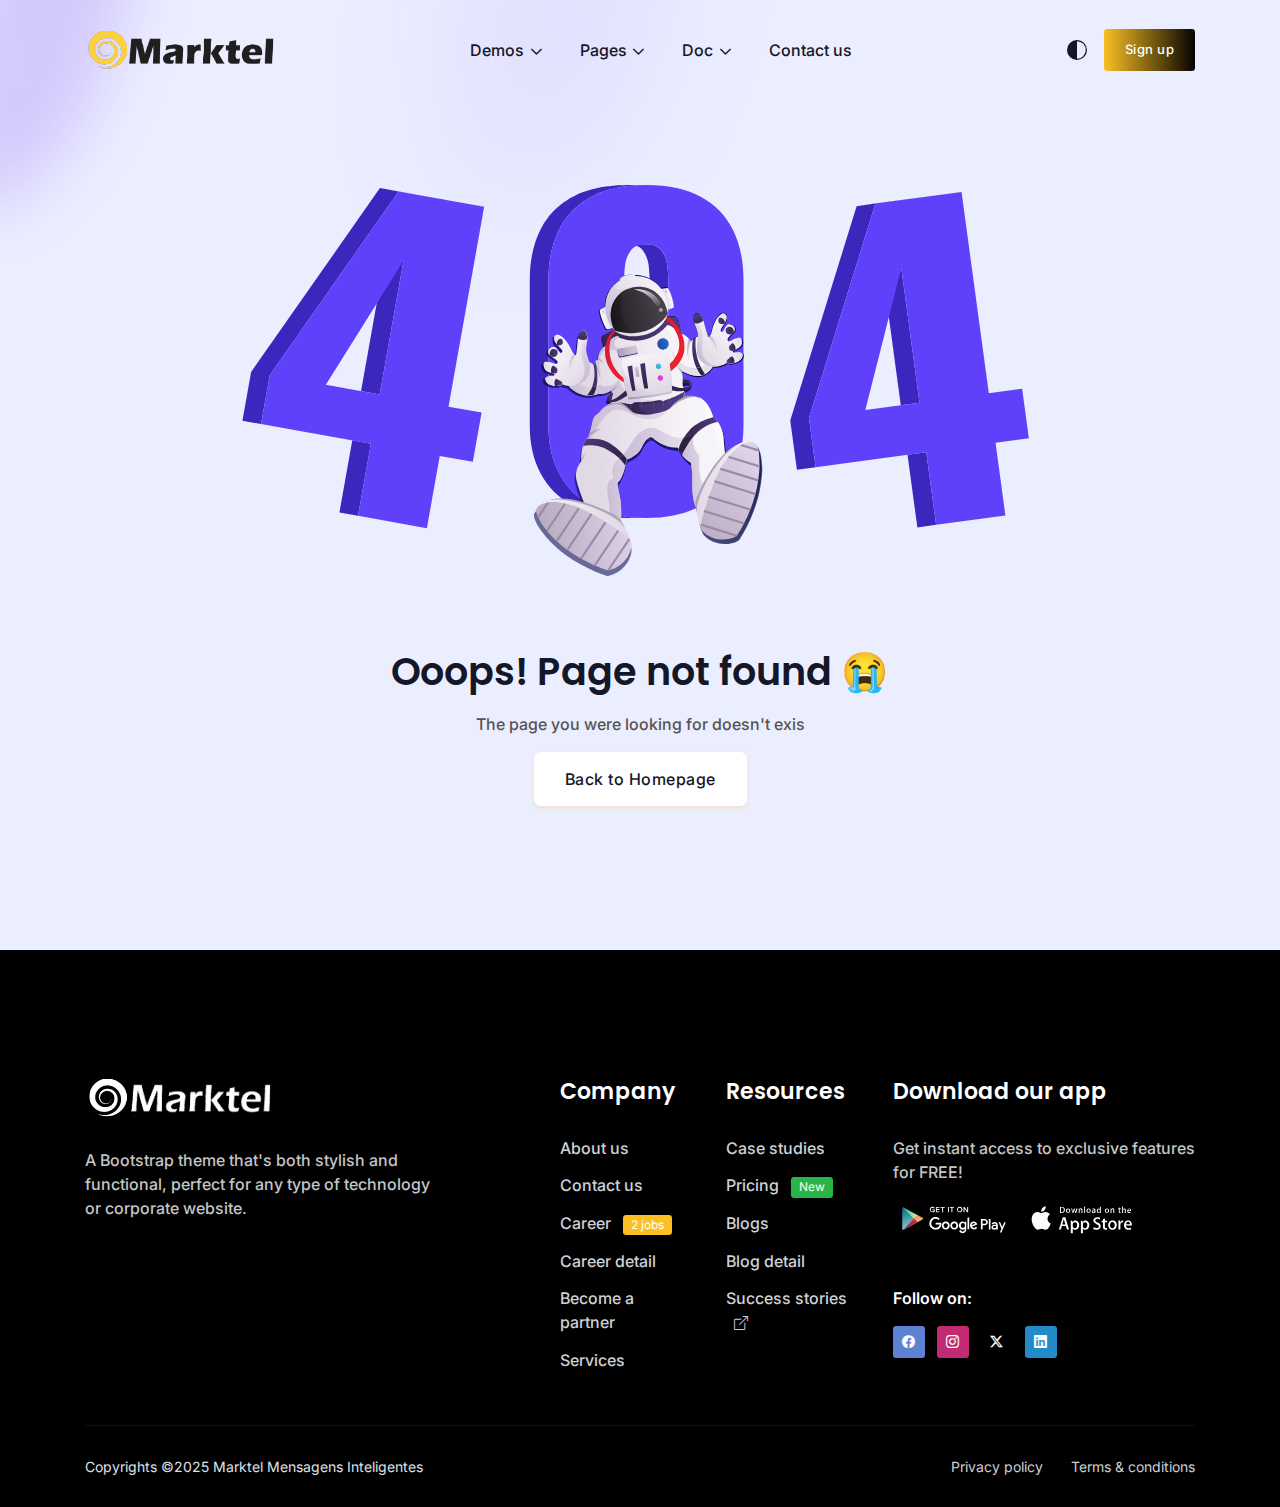
<file: error-404.html>
<!DOCTYPE html>
<html lang="en">
    <head>
        <title>Folio - Multipurpose Bootstrap Theme</title>

        <!-- Meta Tags -->
        <meta charset="utf-8" />
        <meta
            name="viewport"
            content="width=device-width, initial-scale=1, shrink-to-fit=no"
        />
        <meta name="author" content="StackBros" />
        <meta name="description" content="multipurpose bootstrap theme" />

        <!-- Dark mode -->
        <script>
            const storedTheme = localStorage.getItem("theme");

            const getPreferredTheme = () => {
                if (storedTheme) {
                    return storedTheme;
                }
                return window.matchMedia("(prefers-color-scheme: light)")
                    .matches
                    ? "light"
                    : "light";
            };

            const setTheme = function (theme) {
                if (
                    theme === "auto" &&
                    window.matchMedia("(prefers-color-scheme: dark)").matches
                ) {
                    document.documentElement.setAttribute(
                        "data-bs-theme",
                        "dark"
                    );
                } else {
                    document.documentElement.setAttribute(
                        "data-bs-theme",
                        theme
                    );
                }
            };

            setTheme(getPreferredTheme());

            window.addEventListener("DOMContentLoaded", () => {
                var el = document.querySelector(".theme-icon-active");
                if (el != "undefined" && el != null) {
                    const showActiveTheme = (theme) => {
                        const activeThemeIcon = document.querySelector(
                            ".theme-icon-active use"
                        );
                        const btnToActive = document.querySelector(
                            `[data-bs-theme-value="${theme}"]`
                        );
                        const svgOfActiveBtn = btnToActive
                            .querySelector(".mode-switch use")
                            .getAttribute("href");

                        document
                            .querySelectorAll("[data-bs-theme-value]")
                            .forEach((element) => {
                                element.classList.remove("active");
                            });

                        btnToActive.classList.add("active");
                        activeThemeIcon.setAttribute("href", svgOfActiveBtn);
                    };

                    window
                        .matchMedia("(prefers-color-scheme: dark)")
                        .addEventListener("change", () => {
                            if (
                                storedTheme !== "light" ||
                                storedTheme !== "dark"
                            ) {
                                setTheme(getPreferredTheme());
                            }
                        });

                    showActiveTheme(getPreferredTheme());

                    document
                        .querySelectorAll("[data-bs-theme-value]")
                        .forEach((toggle) => {
                            toggle.addEventListener("click", () => {
                                const theme = toggle.getAttribute(
                                    "data-bs-theme-value"
                                );
                                localStorage.setItem("theme", theme);
                                setTheme(theme);
                                showActiveTheme(theme);
                            });
                        });
                }
            });
        </script>

        <!-- Favicon -->
        <link rel="shortcut icon" href="assets/images/favicon.ico" />

        <!-- Google Font -->
        <link rel="preconnect" href="https://fonts.googleapis.com" />
        <link rel="preconnect" href="https://fonts.gstatic.com" crossorigin />
        <link
            href="https://fonts.googleapis.com/css2?family=Poppins:wght@400;500;600;700&family=Inter:wght@400;500;600&display=swap"
            rel="stylesheet"
        />

        <!-- Plugins CSS -->
        <link
            rel="stylesheet"
            type="text/css"
            href="assets/vendor/bootstrap-icons/bootstrap-icons.css"
        />

        <!-- Theme CSS -->
        <link rel="stylesheet" type="text/css" href="assets/css/style.css" />
    </head>

    <body>
        <!-- Header START -->
        <header class="header-sticky header-absolute">
            <!-- Logo Nav START -->
            <nav class="navbar navbar-expand-xl">
                <div class="container">
                    <!-- Logo START -->
                    <a class="navbar-brand me-0" href="index.html">
                        <img
                            class="light-mode-item navbar-brand-item"
                            src="assets/images/logo.svg"
                            alt="logo"
                        />
                        <img
                            class="dark-mode-item navbar-brand-item"
                            src="assets/images/logo-light.svg"
                            alt="logo"
                        />
                    </a>
                    <!-- Logo END -->

                    <!-- Main navbar START -->
                    <div class="navbar-collapse collapse" id="navbarCollapse">
                        <ul
                            class="navbar-nav navbar-nav-scroll dropdown-hover mx-auto"
                        >
                            <!-- Nav item -->
                            <li class="nav-item dropdown">
                                <a
                                    class="nav-link dropdown-toggle"
                                    href="error-404.html#"
                                    data-bs-auto-close="outside"
                                    data-bs-toggle="dropdown"
                                    aria-haspopup="true"
                                    aria-expanded="false"
                                    >Demos</a
                                >
                                <div
                                    class="dropdown-menu dropdown-menu-size-lg overflow-hidden p-0"
                                >
                                    <div class="row px-3 py-4">
                                        <!-- Image and button -->
                                        <div class="col-sm-6">
                                            <ul class="list-unstyled">
                                                <li>
                                                    <a
                                                        class="dropdown-item"
                                                        href="index.html"
                                                        >Classic Default</a
                                                    >
                                                </li>
                                                <li>
                                                    <a
                                                        class="dropdown-item"
                                                        href="index-software-company.html"
                                                        >Software Company</a
                                                    >
                                                </li>
                                                <li>
                                                    <a
                                                        class="dropdown-item"
                                                        href="index-finance-consulting.html"
                                                        >Finance Consulting</a
                                                    >
                                                </li>
                                                <li>
                                                    <a
                                                        class="dropdown-item"
                                                        href="index-ai-agency.html"
                                                        >AI Agency</a
                                                    >
                                                </li>
                                                <li>
                                                    <a
                                                        class="dropdown-item"
                                                        href="index-product-landing.html"
                                                        >Product Landing</a
                                                    >
                                                </li>
                                            </ul>
                                        </div>

                                        <!-- Image and button -->
                                        <div class="col-sm-6">
                                            <ul class="list-unstyled">
                                                <li>
                                                    <a
                                                        class="dropdown-item"
                                                        href="index-saas.html"
                                                        >SaaS</a
                                                    >
                                                </li>
                                                <li>
                                                    <a
                                                        class="dropdown-item"
                                                        href="index-ai-chatbot.html"
                                                        >SaaS AI Chatbot</a
                                                    >
                                                </li>
                                                <li>
                                                    <a
                                                        class="dropdown-item"
                                                        href="index-application-showcase.html"
                                                        >Application Showcase</a
                                                    >
                                                </li>
                                                <li>
                                                    <a
                                                        class="dropdown-item"
                                                        href="index-personal-portfolio.html"
                                                        >Personal Portfolio</a
                                                    >
                                                </li>
                                                <li>
                                                    <a
                                                        class="dropdown-item"
                                                        href="index-blog.html"
                                                        >Blog home</a
                                                    >
                                                </li>
                                            </ul>
                                        </div>
                                    </div>

                                    <!-- Cta -->
                                    <div
                                        class="h-200px position-relative"
                                        style="
                                            background: url(assets/images/elements/nav-cta.jpg)
                                                no-repeat;
                                            background-size: cover;
                                            background-position: center;
                                        "
                                    >
                                        <!-- Bg overlay -->
                                        <div
                                            class="bg-overlay bg-dark bg-opacity-10"
                                        ></div>
                                    </div>
                                </div>
                            </li>

                            <!-- Nav item -->
                            <li class="nav-item dropdown">
                                <a
                                    class="nav-link dropdown-toggle"
                                    href="error-404.html#"
                                    data-bs-toggle="dropdown"
                                    data-bs-auto-close="outside"
                                    aria-haspopup="true"
                                    aria-expanded="false"
                                    >Pages</a
                                >
                                <ul class="dropdown-menu">
                                    <!-- Dropdown submenu -->
                                    <li class="dropdown dropend">
                                        <a
                                            class="dropdown-item dropdown-toggle"
                                            data-bs-toggle="dropdown"
                                            href="error-404.html#"
                                            >About</a
                                        >
                                        <ul
                                            class="dropdown-menu"
                                            data-bs-popper="none"
                                        >
                                            <li>
                                                <a
                                                    class="dropdown-item"
                                                    href="about-v1.html"
                                                    >About v.1</a
                                                >
                                            </li>
                                            <li>
                                                <a
                                                    class="dropdown-item"
                                                    href="about-v2.html"
                                                    >About v.2</a
                                                >
                                            </li>
                                            <li>
                                                <a
                                                    class="dropdown-item"
                                                    href="services-grid.html"
                                                    >Services Grid</a
                                                >
                                            </li>
                                            <li>
                                                <a
                                                    class="dropdown-item"
                                                    href="services-list.html"
                                                    >Services List</a
                                                >
                                            </li>
                                            <li>
                                                <a
                                                    class="dropdown-item"
                                                    href="service-single.html"
                                                    >Service Single</a
                                                >
                                            </li>
                                            <li>
                                                <a
                                                    class="dropdown-item"
                                                    href="team.html"
                                                    >Team</a
                                                >
                                            </li>
                                            <li>
                                                <a
                                                    class="dropdown-item"
                                                    href="career.html"
                                                    >Career
                                                    <span
                                                        class="badge text-bg-success ms-2"
                                                        >2 Job</span
                                                    ></a
                                                >
                                            </li>
                                            <li>
                                                <a
                                                    class="dropdown-item"
                                                    href="career-single.html"
                                                    >Career Single</a
                                                >
                                            </li>
                                        </ul>
                                    </li>

                                    <li>
                                        <a
                                            class="dropdown-item"
                                            href="contact-us-v1.html"
                                            >Contact Us v1</a
                                        >
                                    </li>
                                    <li>
                                        <a
                                            class="dropdown-item"
                                            href="contact-us-v2.html"
                                            >Contact Us v2</a
                                        >
                                    </li>
                                    <li>
                                        <a
                                            class="dropdown-item"
                                            href="pricing-v1.html"
                                            >Pricing v1</a
                                        >
                                    </li>
                                    <li>
                                        <a
                                            class="dropdown-item"
                                            href="pricing-v2.html"
                                            >Pricing v2</a
                                        >
                                    </li>

                                    <!-- Dropdown submenu -->
                                    <li class="dropdown dropend">
                                        <a
                                            class="dropdown-item dropdown-toggle"
                                            data-bs-toggle="dropdown"
                                            href="error-404.html#"
                                            >Saas pages</a
                                        >
                                        <ul
                                            class="dropdown-menu"
                                            data-bs-popper="none"
                                        >
                                            <li>
                                                <a
                                                    class="dropdown-item"
                                                    href="feature-single.html"
                                                    >Feature Single</a
                                                >
                                            </li>
                                            <li>
                                                <a
                                                    class="dropdown-item"
                                                    href="integrations.html"
                                                    >Integrations</a
                                                >
                                            </li>
                                            <li>
                                                <a
                                                    class="dropdown-item"
                                                    href="integration-single.html"
                                                    >Integrations Single</a
                                                >
                                            </li>
                                        </ul>
                                    </li>

                                    <!-- Dropdown submenu -->
                                    <li class="dropdown dropend">
                                        <a
                                            class="dropdown-item dropdown-toggle"
                                            data-bs-toggle="dropdown"
                                            href="error-404.html#"
                                            >Portfolio</a
                                        >
                                        <ul
                                            class="dropdown-menu"
                                            data-bs-popper="none"
                                        >
                                            <li>
                                                <a
                                                    class="dropdown-item"
                                                    href="portfolio-grid.html"
                                                    >Portfolio Grid</a
                                                >
                                            </li>
                                            <li>
                                                <a
                                                    class="dropdown-item"
                                                    href="portfolio-list.html"
                                                    >Portfolio List</a
                                                >
                                            </li>
                                            <li>
                                                <a
                                                    class="dropdown-item"
                                                    href="portfolio-modern.html"
                                                    >Portfolio Modern</a
                                                >
                                            </li>
                                            <li>
                                                <a
                                                    class="dropdown-item"
                                                    href="portfolio-case-study-v1.html"
                                                    >Portfolio case study v1</a
                                                >
                                            </li>
                                            <li>
                                                <a
                                                    class="dropdown-item"
                                                    href="portfolio-case-study-v2.html"
                                                    >Portfolio case study v2</a
                                                >
                                            </li>
                                        </ul>
                                    </li>

                                    <!-- Dropdown submenu -->
                                    <li class="dropdown dropend">
                                        <a
                                            class="dropdown-item dropdown-toggle"
                                            data-bs-toggle="dropdown"
                                            href="error-404.html#"
                                            >Blog</a
                                        >
                                        <ul
                                            class="dropdown-menu"
                                            data-bs-popper="none"
                                        >
                                            <li>
                                                <a
                                                    class="dropdown-item"
                                                    href="blog-minimal.html"
                                                    >Blog Minimal</a
                                                >
                                            </li>
                                            <li>
                                                <a
                                                    class="dropdown-item"
                                                    href="blog-single.html"
                                                    >Blog Single</a
                                                >
                                            </li>
                                        </ul>
                                    </li>

                                    <li>
                                        <a
                                            class="dropdown-item"
                                            href="error-404.html"
                                            >Error 404</a
                                        >
                                    </li>
                                    <li>
                                        <a
                                            class="dropdown-item"
                                            href="coming-soon.html"
                                            >Coming soon</a
                                        >
                                    </li>

                                    <!-- Dropdown submenu -->
                                    <li class="dropdown dropend">
                                        <a
                                            class="dropdown-item dropdown-toggle"
                                            data-bs-toggle="dropdown"
                                            href="error-404.html#"
                                            >Authentication</a
                                        >
                                        <ul
                                            class="dropdown-menu"
                                            data-bs-popper="none"
                                        >
                                            <li>
                                                <a
                                                    class="dropdown-item"
                                                    href="sign-in.html"
                                                    >Sign in</a
                                                >
                                            </li>
                                            <li>
                                                <a
                                                    class="dropdown-item"
                                                    href="sign-up.html"
                                                    >Sign up</a
                                                >
                                            </li>
                                            <li>
                                                <a
                                                    class="dropdown-item"
                                                    href="forgot-password.html"
                                                    >Forgot Password</a
                                                >
                                            </li>
                                        </ul>
                                    </li>
                                </ul>
                            </li>

                            <!-- Nav item -->
                            <li class="nav-item dropdown">
                                <a
                                    class="nav-link dropdown-toggle"
                                    href="error-404.html#"
                                    data-bs-auto-close="outside"
                                    data-bs-toggle="dropdown"
                                    aria-haspopup="true"
                                    aria-expanded="false"
                                    >Doc</a
                                >
                                <div
                                    class="dropdown-menu dropdown-menu-size-xl dropdown-menu-center p-xl-3"
                                >
                                    <div
                                        class="row row-cols-1 row-cols-md-2 pt-2"
                                    >
                                        <!-- Doc menu -->
                                        <div class="col">
                                            <div
                                                class="dropdown-item bg-secondary-hover d-flex align-items-center justify-content-between position-relative text-wrap py-3"
                                            >
                                                <div class="d-flex">
                                                    <!-- Icon -->
                                                    <div
                                                        class="icon-md bg-primary bg-opacity-15 text-primary rounded flex-shrink-0"
                                                    >
                                                        <i
                                                            class="bi bi-file-earmark-text fs-6"
                                                        ></i>
                                                    </div>
                                                    <!-- Content -->
                                                    <div class="mx-3">
                                                        <p
                                                            class="stretched-link heading-color fw-bold mb-0"
                                                        >
                                                            Documentation
                                                        </p>
                                                        <p
                                                            class="mb-0 text-body small"
                                                        >
                                                            Using documentation
                                                            you can easily
                                                            develop projects
                                                        </p>
                                                    </div>
                                                </div>
                                                <!-- Button -->
                                                <a
                                                    class="icon-link icon-link-hover text-primary-hover stretched-link"
                                                    href="error-404.html#"
                                                    target="_blank"
                                                    ><i
                                                        class="bi bi-chevron-right"
                                                    ></i>
                                                </a>
                                            </div>
                                        </div>

                                        <!-- Doc menu -->
                                        <div class="col">
                                            <div
                                                class="dropdown-item bg-secondary-hover d-flex align-items-center justify-content-between position-relative text-wrap py-3"
                                            >
                                                <div class="d-flex">
                                                    <!-- Icon -->
                                                    <div
                                                        class="icon-md bg-pink bg-opacity-15 text-pink rounded flex-shrink-0"
                                                    >
                                                        <i
                                                            class="bi bi-stickies fs-6"
                                                        ></i>
                                                    </div>
                                                    <!-- Content -->
                                                    <div class="mx-3">
                                                        <p
                                                            class="stretched-link heading-color fw-bold mb-0"
                                                        >
                                                            Snippets
                                                        </p>
                                                        <p
                                                            class="mb-0 text-body small"
                                                        >
                                                            Development guides
                                                            for building
                                                            projects with Folio
                                                        </p>
                                                    </div>
                                                </div>
                                                <!-- Button -->
                                                <a
                                                    class="icon-link icon-link-hover text-primary-hover stretched-link"
                                                    href="error-404.html#"
                                                    target="_blank"
                                                    ><i
                                                        class="bi bi-chevron-right"
                                                    ></i>
                                                </a>
                                            </div>
                                        </div>

                                        <!-- Doc menu -->
                                        <div class="col">
                                            <div
                                                class="dropdown-item bg-secondary-hover d-flex align-items-center justify-content-between position-relative text-wrap py-3"
                                            >
                                                <div class="d-flex">
                                                    <!-- Icon -->
                                                    <div
                                                        class="icon-md bg-success bg-opacity-15 text-success rounded flex-shrink-0"
                                                    >
                                                        <i
                                                            class="bi bi-bullseye fs-6"
                                                        ></i>
                                                    </div>
                                                    <!-- Content -->
                                                    <div class="mx-3">
                                                        <p
                                                            class="stretched-link heading-color fw-bold mb-0"
                                                        >
                                                            Changelog
                                                        </p>
                                                        <p
                                                            class="mb-0 text-body small"
                                                        >
                                                            Recent feature
                                                            release and
                                                            announcement.
                                                        </p>
                                                    </div>
                                                </div>
                                                <!-- Button -->
                                                <a
                                                    class="icon-link icon-link-hover text-primary-hover stretched-link"
                                                    href="error-404.html#"
                                                    target="_blank"
                                                    ><i
                                                        class="bi bi-chevron-right"
                                                    ></i>
                                                </a>
                                            </div>
                                        </div>

                                        <!-- Doc menu -->
                                        <div class="col">
                                            <div
                                                class="dropdown-item bg-secondary-hover d-flex align-items-center justify-content-between position-relative text-wrap py-3"
                                            >
                                                <div class="d-flex">
                                                    <!-- Icon -->
                                                    <div
                                                        class="icon-md bg-warning bg-opacity-15 text-warning rounded flex-shrink-0"
                                                    >
                                                        <i
                                                            class="bi bi-mask fs-6"
                                                        ></i>
                                                    </div>
                                                    <!-- Content -->
                                                    <div class="mx-3">
                                                        <p
                                                            class="stretched-link heading-color fw-bold mb-0"
                                                        >
                                                            Playwright tips
                                                        </p>
                                                        <p
                                                            class="mb-0 text-body small"
                                                        >
                                                            Tips and In-depth
                                                            guide for headless
                                                            browser automation
                                                        </p>
                                                    </div>
                                                </div>
                                                <!-- Button -->
                                                <a
                                                    class="icon-link icon-link-hover text-primary-hover stretched-link"
                                                    href="error-404.html#"
                                                    target="_blank"
                                                    ><i
                                                        class="bi bi-chevron-right"
                                                    ></i>
                                                </a>
                                            </div>
                                        </div>

                                        <!-- Doc menu -->
                                        <div class="col">
                                            <div
                                                class="dropdown-item bg-secondary-hover d-flex align-items-center justify-content-between position-relative text-wrap py-3"
                                            >
                                                <div class="d-flex">
                                                    <!-- Icon -->
                                                    <div
                                                        class="icon-md bg-info bg-opacity-15 text-info rounded flex-shrink-0"
                                                    >
                                                        <i
                                                            class="bi bi-grid-fill fs-6"
                                                        ></i>
                                                    </div>
                                                    <!-- Content -->
                                                    <div class="mx-3">
                                                        <p
                                                            class="stretched-link heading-color fw-bold mb-0"
                                                        >
                                                            Integrations
                                                        </p>
                                                        <p
                                                            class="mb-0 text-body small"
                                                        >
                                                            Taking advantage of
                                                            integrations with
                                                            other services.
                                                        </p>
                                                    </div>
                                                </div>
                                                <!-- Button -->
                                                <a
                                                    class="icon-link icon-link-hover text-primary-hover stretched-link"
                                                    href="integrations.html"
                                                    target="_blank"
                                                    ><i
                                                        class="bi bi-chevron-right"
                                                    ></i>
                                                </a>
                                            </div>
                                        </div>

                                        <!-- Doc menu -->
                                        <div class="col">
                                            <div
                                                class="dropdown-item bg-secondary-hover d-flex align-items-center justify-content-between position-relative text-wrap py-3"
                                            >
                                                <div class="d-flex">
                                                    <!-- Icon -->
                                                    <div
                                                        class="icon-md bg-purple bg-opacity-15 text-purple rounded flex-shrink-0"
                                                    >
                                                        <i
                                                            class="bi bi-chat-dots fs-6"
                                                        ></i>
                                                    </div>
                                                    <!-- Content -->
                                                    <div class="mx-3">
                                                        <p
                                                            class="stretched-link heading-color fw-bold mb-0"
                                                        >
                                                            Supports
                                                        </p>
                                                        <p
                                                            class="mb-0 text-body small"
                                                        >
                                                            Need help? Our
                                                            customers support is
                                                            there to help you.
                                                        </p>
                                                    </div>
                                                </div>
                                                <!-- Button -->
                                                <a
                                                    class="icon-link icon-link-hover text-primary-hover stretched-link"
                                                    href="error-404.html#"
                                                    target="_blank"
                                                    ><i
                                                        class="bi bi-chevron-right"
                                                    ></i>
                                                </a>
                                            </div>
                                        </div>
                                    </div>
                                </div>
                            </li>

                            <!-- Nav item -->
                            <li class="nav-item">
                                <a class="nav-link" href="contact-us-v1.html"
                                    >Contact us</a
                                >
                            </li>
                        </ul>
                    </div>
                    <!-- Main navbar END -->

                    <!-- Buttons -->
                    <ul class="nav align-items-center dropdown-hover ms-sm-2">
                        <!-- Dark mode option START -->
                        <li class="nav-item dropdown dropdown-animation">
                            <button
                                class="btn btn-link mb-0 px-2 lh-1"
                                id="bd-theme"
                                type="button"
                                aria-expanded="false"
                                data-bs-toggle="dropdown"
                                data-bs-display="static"
                            >
                                <svg
                                    xmlns="http://www.w3.org/2000/svg"
                                    width="20"
                                    height="20"
                                    class="bi bi-circle-half theme-icon-active fill-mode fa-fw"
                                    viewBox="0 0 16 16"
                                >
                                    <path
                                        d="M8 15A7 7 0 1 0 8 1v14zm0 1A8 8 0 1 1 8 0a8 8 0 0 1 0 16z"
                                    />
                                    <use href="#"></use>
                                </svg>
                            </button>

                            <ul
                                class="dropdown-menu min-w-auto dropdown-menu-end"
                                aria-labelledby="bd-theme"
                            >
                                <li class="mb-1">
                                    <button
                                        type="button"
                                        class="dropdown-item d-flex align-items-center"
                                        data-bs-theme-value="light"
                                    >
                                        <svg
                                            width="16"
                                            height="16"
                                            fill="currentColor"
                                            class="bi bi-brightness-high-fill fa-fw mode-switch me-1"
                                            viewBox="0 0 16 16"
                                        >
                                            <path
                                                d="M12 8a4 4 0 1 1-8 0 4 4 0 0 1 8 0zM8 0a.5.5 0 0 1 .5.5v2a.5.5 0 0 1-1 0v-2A.5.5 0 0 1 8 0zm0 13a.5.5 0 0 1 .5.5v2a.5.5 0 0 1-1 0v-2A.5.5 0 0 1 8 13zm8-5a.5.5 0 0 1-.5.5h-2a.5.5 0 0 1 0-1h2a.5.5 0 0 1 .5.5zM3 8a.5.5 0 0 1-.5.5h-2a.5.5 0 0 1 0-1h2A.5.5 0 0 1 3 8zm10.657-5.657a.5.5 0 0 1 0 .707l-1.414 1.415a.5.5 0 1 1-.707-.708l1.414-1.414a.5.5 0 0 1 .707 0zm-9.193 9.193a.5.5 0 0 1 0 .707L3.05 13.657a.5.5 0 0 1-.707-.707l1.414-1.414a.5.5 0 0 1 .707 0zm9.193 2.121a.5.5 0 0 1-.707 0l-1.414-1.414a.5.5 0 0 1 .707-.707l1.414 1.414a.5.5 0 0 1 0 .707zM4.464 4.465a.5.5 0 0 1-.707 0L2.343 3.05a.5.5 0 1 1 .707-.707l1.414 1.414a.5.5 0 0 1 0 .708z"
                                            />
                                            <use href="#"></use></svg
                                        >Light
                                    </button>
                                </li>
                                <li class="mb-1">
                                    <button
                                        type="button"
                                        class="dropdown-item d-flex align-items-center"
                                        data-bs-theme-value="dark"
                                    >
                                        <svg
                                            xmlns="http://www.w3.org/2000/svg"
                                            width="16"
                                            height="16"
                                            fill="currentColor"
                                            class="bi bi-moon-stars-fill fa-fw mode-switch me-1"
                                            viewBox="0 0 16 16"
                                        >
                                            <path
                                                d="M6 .278a.768.768 0 0 1 .08.858 7.208 7.208 0 0 0-.878 3.46c0 4.021 3.278 7.277 7.318 7.277.527 0 1.04-.055 1.533-.16a.787.787 0 0 1 .81.316.733.733 0 0 1-.031.893A8.349 8.349 0 0 1 8.344 16C3.734 16 0 12.286 0 7.71 0 4.266 2.114 1.312 5.124.06A.752.752 0 0 1 6 .278z"
                                            />
                                            <path
                                                d="M10.794 3.148a.217.217 0 0 1 .412 0l.387 1.162c.173.518.579.924 1.097 1.097l1.162.387a.217.217 0 0 1 0 .412l-1.162.387a1.734 1.734 0 0 0-1.097 1.097l-.387 1.162a.217.217 0 0 1-.412 0l-.387-1.162A1.734 1.734 0 0 0 9.31 6.593l-1.162-.387a.217.217 0 0 1 0-.412l1.162-.387a1.734 1.734 0 0 0 1.097-1.097l.387-1.162zM13.863.099a.145.145 0 0 1 .274 0l.258.774c.115.346.386.617.732.732l.774.258a.145.145 0 0 1 0 .274l-.774.258a1.156 1.156 0 0 0-.732.732l-.258.774a.145.145 0 0 1-.274 0l-.258-.774a1.156 1.156 0 0 0-.732-.732l-.774-.258a.145.145 0 0 1 0-.274l.774-.258c.346-.115.617-.386.732-.732L13.863.1z"
                                            />
                                            <use href="#"></use></svg
                                        >Dark
                                    </button>
                                </li>
                                <li>
                                    <button
                                        type="button"
                                        class="dropdown-item d-flex align-items-center active"
                                        data-bs-theme-value="auto"
                                    >
                                        <svg
                                            xmlns="http://www.w3.org/2000/svg"
                                            width="16"
                                            height="16"
                                            fill="currentColor"
                                            class="bi bi-circle-half fa-fw mode-switch me-1"
                                            viewBox="0 0 16 16"
                                        >
                                            <path
                                                d="M8 15A7 7 0 1 0 8 1v14zm0 1A8 8 0 1 1 8 0a8 8 0 0 1 0 16z"
                                            />
                                            <use href="#"></use></svg
                                        >Auto
                                    </button>
                                </li>
                            </ul>
                        </li>
                        <!-- Dark mode option END -->

                        <!-- Sign up button -->
                        <li class="nav-item ms-2 d-none d-sm-block">
                            <a
                                href="sign-up.html"
                                class="btn btn-sm btn-primary-grad mb-0"
                                >Sign up</a
                            >
                        </li>
                        <!-- Responsive navbar toggler -->
                        <li class="nav-item">
                            <button
                                class="navbar-toggler ms-sm-3 p-2"
                                type="button"
                                data-bs-toggle="collapse"
                                data-bs-target="#navbarCollapse"
                                aria-controls="navbarCollapse"
                                aria-expanded="false"
                                aria-label="Toggle navigation"
                            >
                                <span class="navbar-toggler-animation">
                                    <span></span>
                                    <span></span>
                                    <span></span>
                                </span>
                            </button>
                        </li>
                    </ul>
                </div>
            </nav>
            <!-- Logo Nav END -->
        </header>
        <!-- Header END -->

        <!-- **************** MAIN CONTENT START **************** -->
        <main>
            <!-- =======================
Hero START -->
            <section
                class="bg-secondary position-relative pt-xl-8 overflow-hidden"
            >
                <!-- Decoration START -->
                <!-- Grad blur -->
                <div class="position-absolute top-0 start-0 mt-n9 ms-n5">
                    <img
                        src="assets/images/elements/grad-shape/blur-decoration.svg"
                        class="blur-7 opacity-2"
                        alt="Grad shape"
                    />
                </div>

                <!-- Grad blur -->
                <div class="position-absolute top-0 start-50 mt-n9 ms-n9">
                    <img
                        src="assets/images/elements/grad-shape/blur-decoration.svg"
                        class="blur-8 opacity-1"
                        alt="Grad shape"
                    />
                </div>
                <!-- Decoration START -->

                <!-- Title and content -->
                <div
                    class="container text-center mx-auto position-relative pt-4 pt-sm-5"
                >
                    <!-- Image -->
                    <img
                        src="assets/images/elements/404.svg"
                        class="h-md-400px mb-4 mb-lg-6"
                        alt="404 image"
                    />

                    <!-- Title and contents -->
                    <h1 class="h3 mb-3">Ooops! Page not found 😭</h1>
                    <p class="mb-3">
                        The page you were looking for doesn't exis
                    </p>
                    <a href="index.html" class="btn btn-white-shadow mb-0"
                        >Back to Homepage</a
                    >
                </div>
            </section>
            <!-- =======================
Hero END -->
        </main>
        <!-- **************** MAIN CONTENT END **************** -->

        <!-- =======================
Footer START -->
        <footer
            class="bg-dark position-relative pt-6 pt-lg-8"
            data-bs-theme="dark"
        >
            <div class="container position-relative">
                <!-- Link widgets -->
                <div class="row g-4">
                    <!-- Widget item -->
                    <div class="col-md-6 col-xl-4">
                        <!-- logo -->
                        <a href="index.html">
                            <img
                                class="h-40px"
                                src="assets/images/logo-light.svg"
                                alt="logo"
                            />
                        </a>
                        <p class="my-3 my-xl-4">
                            A Bootstrap theme that's both stylish and
                            functional, perfect for any type of technology or
                            corporate website.
                        </p>
                    </div>

                    <div class="col-xl-7 ms-auto">
                        <div class="row g-4">
                            <!-- Widget item -->
                            <div class="col-6 col-md-3">
                                <h6 class="mb-3 mb-xl-4">Company</h6>
                                <!-- Links -->
                                <ul class="nav flex-column gap-1">
                                    <li class="nav-item">
                                        <a
                                            class="nav-link pt-0"
                                            href="about-v1.html"
                                            >About us</a
                                        >
                                    </li>
                                    <li class="nav-item">
                                        <a
                                            class="nav-link"
                                            href="contact-us.html"
                                            >Contact us</a
                                        >
                                    </li>
                                    <li class="nav-item">
                                        <a class="nav-link" href="career.html"
                                            >Career
                                            <span class="badge bg-primary ms-2"
                                                >2 jobs</span
                                            ></a
                                        >
                                    </li>
                                    <li class="nav-item">
                                        <a
                                            class="nav-link"
                                            href="career-single.html"
                                            >Career detail</a
                                        >
                                    </li>
                                    <li class="nav-item">
                                        <a
                                            class="nav-link"
                                            href="contact-us-v2.html"
                                            >Become a partner</a
                                        >
                                    </li>
                                    <li class="nav-item">
                                        <a
                                            class="nav-link"
                                            href="https://stackbros.in/folio/landing/service-v1.html"
                                            >Services</a
                                        >
                                    </li>
                                </ul>
                            </div>

                            <!-- Widget item -->
                            <div class="col-6 col-md-3">
                                <h6 class="mb-3 mb-xl-4">Resources</h6>
                                <!-- Links -->
                                <ul class="nav flex-column gap-1">
                                    <li class="nav-item">
                                        <a
                                            class="nav-link pt-0"
                                            href="portfolio-case-study-v1.html"
                                            >Case studies</a
                                        >
                                    </li>
                                    <li class="nav-item">
                                        <a
                                            class="nav-link"
                                            href="pricing-v1.html"
                                            >Pricing
                                            <span class="badge bg-success ms-2"
                                                >New</span
                                            ></a
                                        >
                                    </li>
                                    <li class="nav-item">
                                        <a
                                            class="nav-link"
                                            href="blog-minimal.html"
                                            >Blogs</a
                                        >
                                    </li>
                                    <li class="nav-item">
                                        <a
                                            class="nav-link"
                                            href="blog-single.html"
                                            >Blog detail</a
                                        >
                                    </li>
                                    <li class="nav-item">
                                        <a
                                            class="nav-link"
                                            href="error-404.html#"
                                            >Success stories<i
                                                class="bi bi-box-arrow-up-right small ms-2"
                                            ></i
                                        ></a>
                                    </li>
                                </ul>
                            </div>

                            <!-- Widget item -->
                            <div class="col-sm-6 col-md-6">
                                <h6 class="mb-3 mb-xl-4">Download our app</h6>
                                <p class="mb-3">
                                    Get instant access to exclusive features for
                                    FREE!
                                </p>
                                <div class="row g-2 mb-4 mb-sm-5">
                                    <!-- Google play store button -->
                                    <div
                                        class="col-5 col-sm-6 col-md-5 col-lg-4 col-xl-5"
                                    >
                                        <a href="error-404.html#">
                                            <img
                                                src="assets/images/elements/google-play.svg"
                                                alt=""
                                            />
                                        </a>
                                    </div>
                                    <!-- App store button -->
                                    <div
                                        class="col-5 col-sm-6 col-md-5 col-lg-4 col-xl-5"
                                    >
                                        <a href="error-404.html#">
                                            <img
                                                src="assets/images/elements/app-store.svg"
                                                alt="app-store"
                                            />
                                        </a>
                                    </div>
                                </div>

                                <!-- Social buttons -->
                                <span class="heading-color fw-semibold"
                                    >Follow on:</span
                                >
                                <ul
                                    class="list-inline align-items-center mb-0 mt-3"
                                >
                                    <li class="list-inline-item">
                                        <a
                                            class="btn btn-xs btn-icon bg-facebook"
                                            href="error-404.html#"
                                            ><i
                                                class="bi bi-facebook lh-base"
                                            ></i
                                        ></a>
                                    </li>
                                    <li class="list-inline-item">
                                        <a
                                            class="btn btn-xs btn-icon bg-instagram"
                                            href="error-404.html#"
                                            ><i
                                                class="bi bi-instagram lh-base"
                                            ></i
                                        ></a>
                                    </li>
                                    <li class="list-inline-item">
                                        <a
                                            class="btn btn-xs btn-icon bg-twitter-x"
                                            href="error-404.html#"
                                            ><i
                                                class="bi bi-twitter-x lh-base"
                                            ></i
                                        ></a>
                                    </li>
                                    <li class="list-inline-item">
                                        <a
                                            class="btn btn-xs btn-icon bg-linkedin"
                                            href="error-404.html#"
                                            ><i
                                                class="bi bi-linkedin lh-base"
                                            ></i
                                        ></a>
                                    </li>
                                </ul>
                            </div>
                        </div>
                    </div>
                </div>

                <!-- Divider -->
                <hr class="mt-xl-5 mb-0 opacity-1" />

                <!-- Bottom footer -->
                <div
                    class="d-md-flex justify-content-between align-items-center text-center text-lg-start py-4"
                >
                    <!-- copyright text -->
                    <div class="text-body small mb-3 mb-md-0">
                        Copyrights ©2025 Marktel Mensagens Inteligentes
                    </div>

                    <!-- Policy link -->
                    <ul class="nav d-flex justify-content-center gap-1 mb-0">
                        <li class="nav-item">
                            <a
                                class="nav-link small py-0"
                                href="error-404.html#"
                                >Privacy policy</a
                            >
                        </li>
                        <li class="nav-item">
                            <a
                                class="nav-link small py-0 pe-0"
                                href="error-404.html#"
                                >Terms &amp; conditions</a
                            >
                        </li>
                    </ul>
                </div>
            </div>
        </footer>
        <!-- =======================
Footer END -->

        <!-- Back to top -->
        <div class="back-top"></div>

        <!-- Bootstrap JS -->
        <script src="assets/vendor/bootstrap/dist/js/bootstrap.bundle.min.js"></script>

        <!-- Theme Functions -->
        <script src="assets/js/functions.js"></script>
    </body>
</html>
</file>
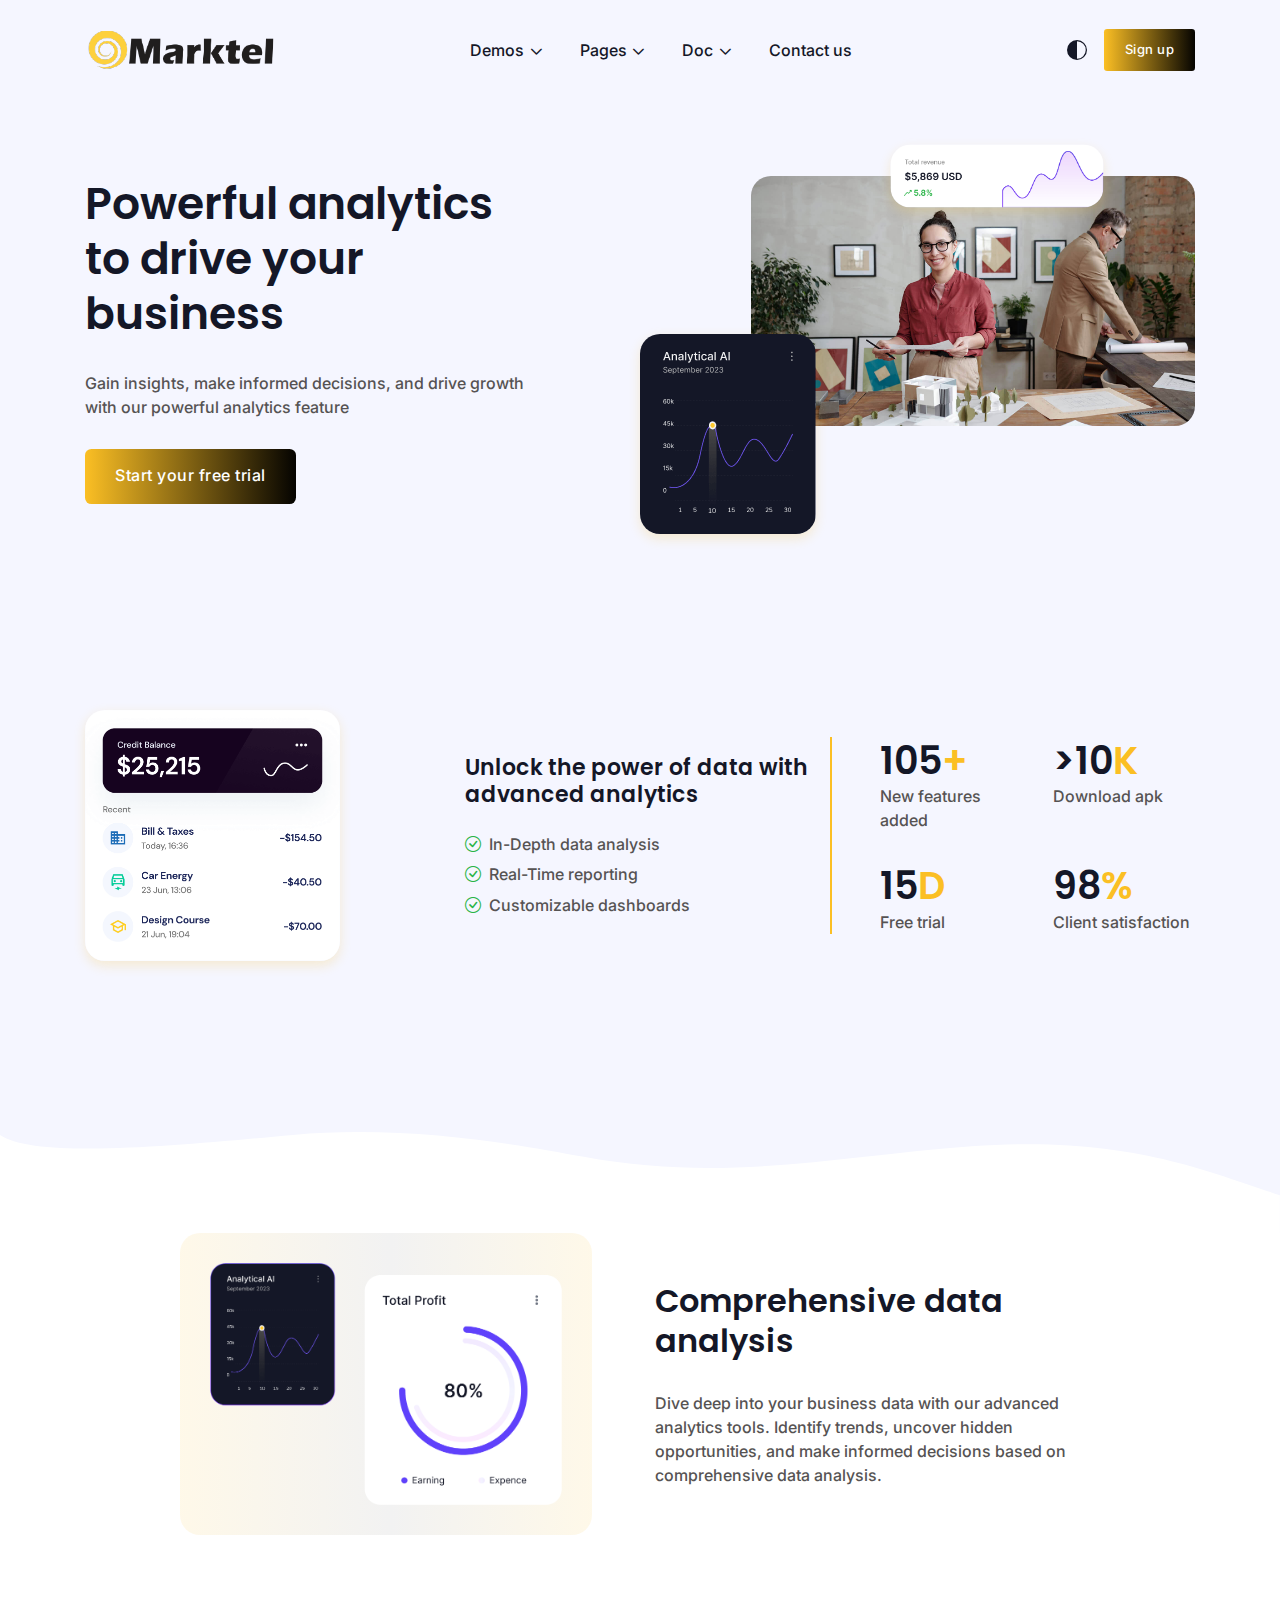
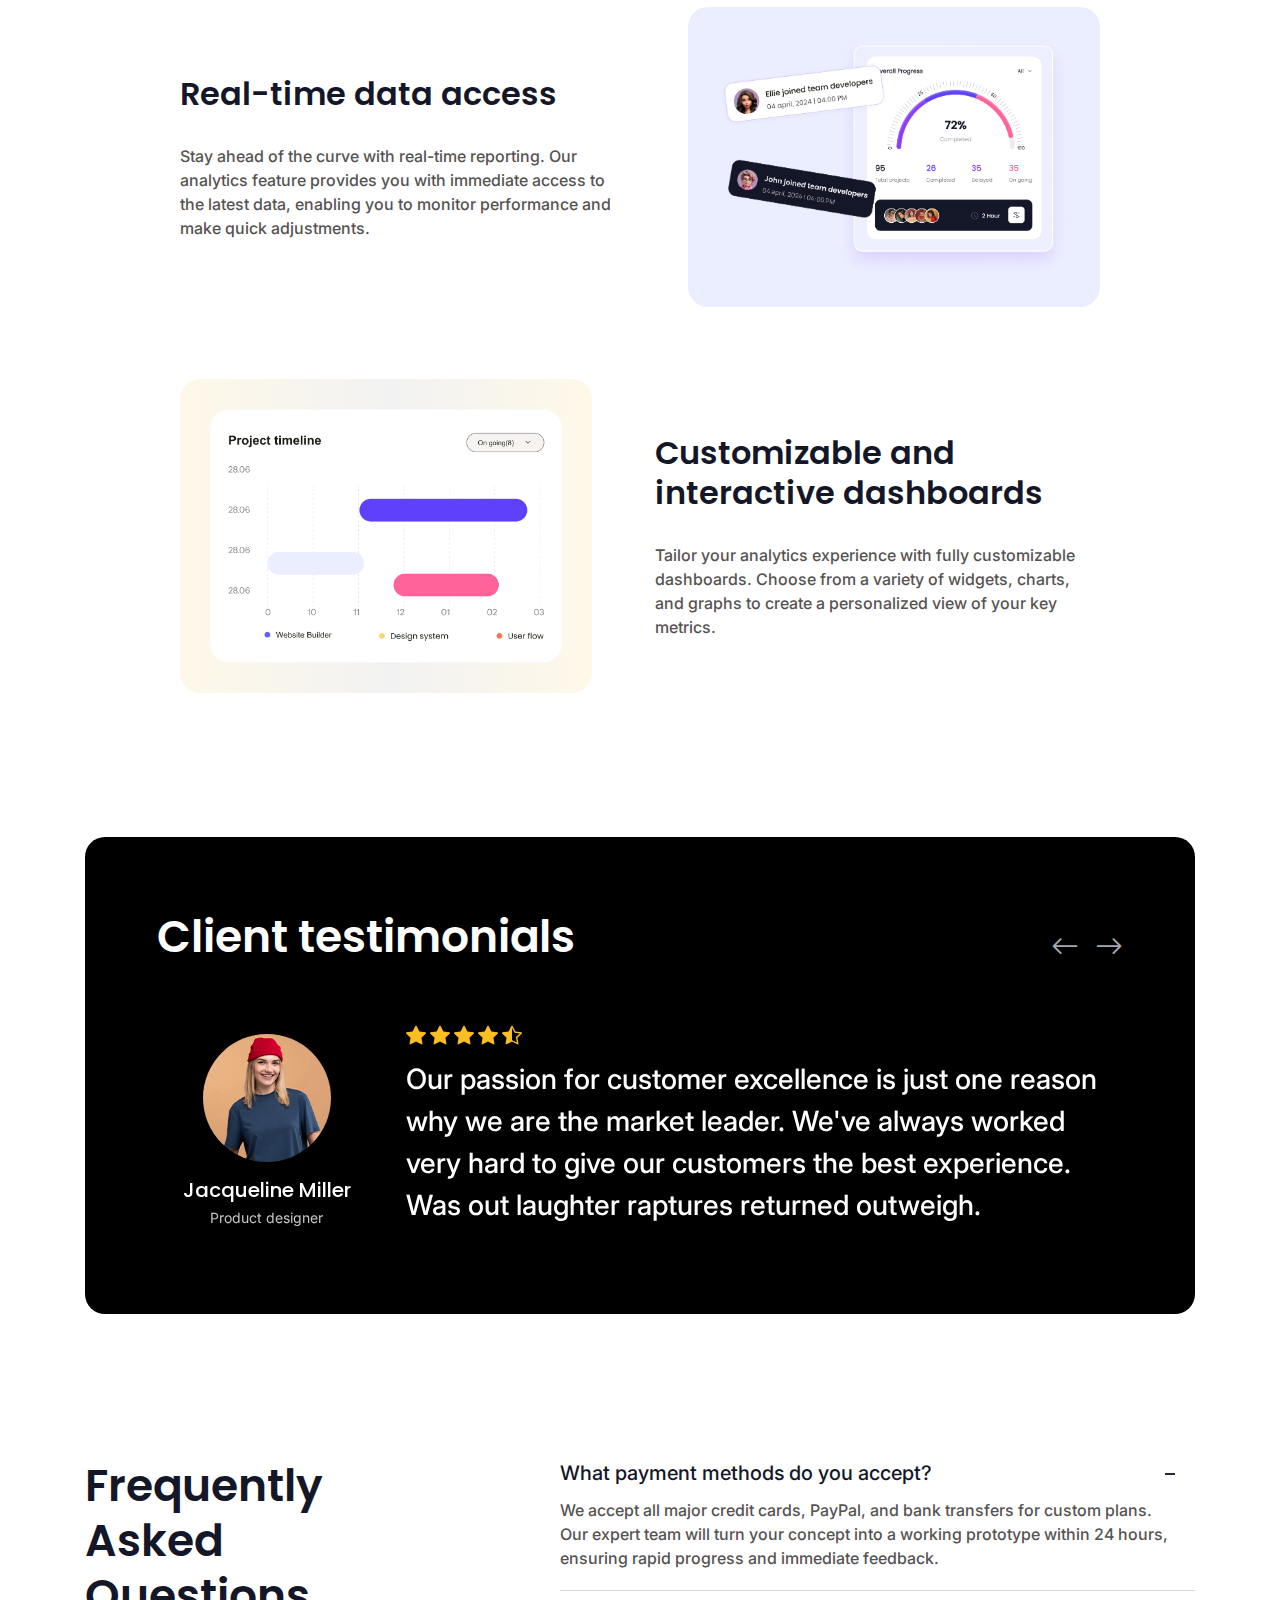
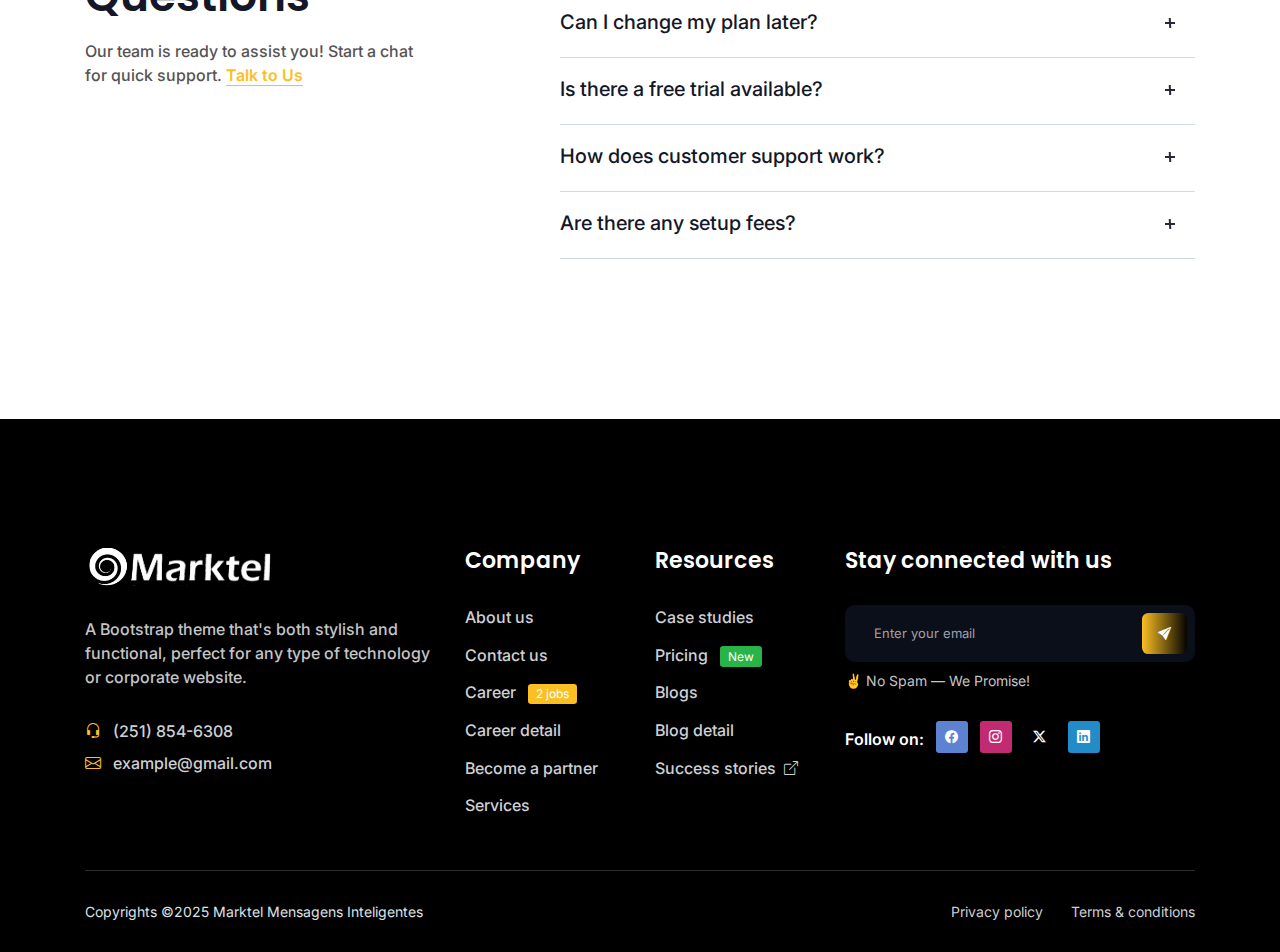
<file: feature-single.html>
<!DOCTYPE html>
<html lang="en">
    <head>
        <title>Folio - Multipurpose Bootstrap Theme</title>

        <!-- Meta Tags -->
        <meta charset="utf-8" />
        <meta
            name="viewport"
            content="width=device-width, initial-scale=1, shrink-to-fit=no"
        />
        <meta name="author" content="StackBros" />
        <meta name="description" content="multipurpose bootstrap theme" />

        <!-- Dark mode -->
        <script>
            const storedTheme = localStorage.getItem("theme");

            const getPreferredTheme = () => {
                if (storedTheme) {
                    return storedTheme;
                }
                return window.matchMedia("(prefers-color-scheme: light)")
                    .matches
                    ? "light"
                    : "light";
            };

            const setTheme = function (theme) {
                if (
                    theme === "auto" &&
                    window.matchMedia("(prefers-color-scheme: dark)").matches
                ) {
                    document.documentElement.setAttribute(
                        "data-bs-theme",
                        "dark"
                    );
                } else {
                    document.documentElement.setAttribute(
                        "data-bs-theme",
                        theme
                    );
                }
            };

            setTheme(getPreferredTheme());

            window.addEventListener("DOMContentLoaded", () => {
                var el = document.querySelector(".theme-icon-active");
                if (el != "undefined" && el != null) {
                    const showActiveTheme = (theme) => {
                        const activeThemeIcon = document.querySelector(
                            ".theme-icon-active use"
                        );
                        const btnToActive = document.querySelector(
                            `[data-bs-theme-value="${theme}"]`
                        );
                        const svgOfActiveBtn = btnToActive
                            .querySelector(".mode-switch use")
                            .getAttribute("href");

                        document
                            .querySelectorAll("[data-bs-theme-value]")
                            .forEach((element) => {
                                element.classList.remove("active");
                            });

                        btnToActive.classList.add("active");
                        activeThemeIcon.setAttribute("href", svgOfActiveBtn);
                    };

                    window
                        .matchMedia("(prefers-color-scheme: dark)")
                        .addEventListener("change", () => {
                            if (
                                storedTheme !== "light" ||
                                storedTheme !== "dark"
                            ) {
                                setTheme(getPreferredTheme());
                            }
                        });

                    showActiveTheme(getPreferredTheme());

                    document
                        .querySelectorAll("[data-bs-theme-value]")
                        .forEach((toggle) => {
                            toggle.addEventListener("click", () => {
                                const theme = toggle.getAttribute(
                                    "data-bs-theme-value"
                                );
                                localStorage.setItem("theme", theme);
                                setTheme(theme);
                                showActiveTheme(theme);
                            });
                        });
                }
            });
        </script>

        <!-- Favicon -->
        <link rel="shortcut icon" href="assets/images/favicon.ico" />

        <!-- Google Font -->
        <link rel="preconnect" href="https://fonts.googleapis.com" />
        <link rel="preconnect" href="https://fonts.gstatic.com" crossorigin />
        <link
            href="https://fonts.googleapis.com/css2?family=Poppins:wght@400;500;600;700&family=Inter:wght@400;500;600&display=swap"
            rel="stylesheet"
        />

        <!-- Plugins CSS -->
        <link
            rel="stylesheet"
            type="text/css"
            href="assets/vendor/bootstrap-icons/bootstrap-icons.css"
        />
        <link
            rel="stylesheet"
            type="text/css"
            href="assets/vendor/swiper/swiper-bundle.min.css"
        />

        <!-- Theme CSS -->
        <link rel="stylesheet" type="text/css" href="assets/css/style.css" />
    </head>

    <body>
        <!-- Header START -->
        <header class="header-sticky header-absolute">
            <!-- Logo Nav START -->
            <nav class="navbar navbar-expand-xl">
                <div class="container">
                    <!-- Logo START -->
                    <a class="navbar-brand me-0" href="index.html">
                        <img
                            class="light-mode-item navbar-brand-item"
                            src="assets/images/logo.svg"
                            alt="logo"
                        />
                        <img
                            class="dark-mode-item navbar-brand-item"
                            src="assets/images/logo-light.svg"
                            alt="logo"
                        />
                    </a>
                    <!-- Logo END -->

                    <!-- Main navbar START -->
                    <div class="navbar-collapse collapse" id="navbarCollapse">
                        <ul
                            class="navbar-nav navbar-nav-scroll dropdown-hover mx-auto"
                        >
                            <!-- Nav item -->
                            <li class="nav-item dropdown">
                                <a
                                    class="nav-link dropdown-toggle"
                                    href="feature-single.html#"
                                    data-bs-auto-close="outside"
                                    data-bs-toggle="dropdown"
                                    aria-haspopup="true"
                                    aria-expanded="false"
                                    >Demos</a
                                >
                                <div
                                    class="dropdown-menu dropdown-menu-size-lg overflow-hidden p-0"
                                >
                                    <div class="row px-3 py-4">
                                        <!-- Image and button -->
                                        <div class="col-sm-6">
                                            <ul class="list-unstyled">
                                                <li>
                                                    <a
                                                        class="dropdown-item"
                                                        href="index.html"
                                                        >Classic Default</a
                                                    >
                                                </li>
                                                <li>
                                                    <a
                                                        class="dropdown-item"
                                                        href="index-software-company.html"
                                                        >Software Company</a
                                                    >
                                                </li>
                                                <li>
                                                    <a
                                                        class="dropdown-item"
                                                        href="index-finance-consulting.html"
                                                        >Finance Consulting</a
                                                    >
                                                </li>
                                                <li>
                                                    <a
                                                        class="dropdown-item"
                                                        href="index-ai-agency.html"
                                                        >AI Agency</a
                                                    >
                                                </li>
                                                <li>
                                                    <a
                                                        class="dropdown-item"
                                                        href="index-product-landing.html"
                                                        >Product Landing</a
                                                    >
                                                </li>
                                            </ul>
                                        </div>

                                        <!-- Image and button -->
                                        <div class="col-sm-6">
                                            <ul class="list-unstyled">
                                                <li>
                                                    <a
                                                        class="dropdown-item"
                                                        href="index-saas.html"
                                                        >SaaS</a
                                                    >
                                                </li>
                                                <li>
                                                    <a
                                                        class="dropdown-item"
                                                        href="index-ai-chatbot.html"
                                                        >SaaS AI Chatbot</a
                                                    >
                                                </li>
                                                <li>
                                                    <a
                                                        class="dropdown-item"
                                                        href="index-application-showcase.html"
                                                        >Application Showcase</a
                                                    >
                                                </li>
                                                <li>
                                                    <a
                                                        class="dropdown-item"
                                                        href="index-personal-portfolio.html"
                                                        >Personal Portfolio</a
                                                    >
                                                </li>
                                                <li>
                                                    <a
                                                        class="dropdown-item"
                                                        href="index-blog.html"
                                                        >Blog home</a
                                                    >
                                                </li>
                                            </ul>
                                        </div>
                                    </div>

                                    <!-- Cta -->
                                    <div
                                        class="h-200px position-relative"
                                        style="
                                            background: url(assets/images/elements/nav-cta.jpg)
                                                no-repeat;
                                            background-size: cover;
                                            background-position: center;
                                        "
                                    >
                                        <!-- Bg overlay -->
                                        <div
                                            class="bg-overlay bg-dark bg-opacity-10"
                                        ></div>
                                    </div>
                                </div>
                            </li>

                            <!-- Nav item -->
                            <li class="nav-item dropdown">
                                <a
                                    class="nav-link dropdown-toggle"
                                    href="feature-single.html#"
                                    data-bs-toggle="dropdown"
                                    data-bs-auto-close="outside"
                                    aria-haspopup="true"
                                    aria-expanded="false"
                                    >Pages</a
                                >
                                <ul class="dropdown-menu">
                                    <!-- Dropdown submenu -->
                                    <li class="dropdown dropend">
                                        <a
                                            class="dropdown-item dropdown-toggle"
                                            data-bs-toggle="dropdown"
                                            href="feature-single.html#"
                                            >About</a
                                        >
                                        <ul
                                            class="dropdown-menu"
                                            data-bs-popper="none"
                                        >
                                            <li>
                                                <a
                                                    class="dropdown-item"
                                                    href="about-v1.html"
                                                    >About v.1</a
                                                >
                                            </li>
                                            <li>
                                                <a
                                                    class="dropdown-item"
                                                    href="about-v2.html"
                                                    >About v.2</a
                                                >
                                            </li>
                                            <li>
                                                <a
                                                    class="dropdown-item"
                                                    href="services-grid.html"
                                                    >Services Grid</a
                                                >
                                            </li>
                                            <li>
                                                <a
                                                    class="dropdown-item"
                                                    href="services-list.html"
                                                    >Services List</a
                                                >
                                            </li>
                                            <li>
                                                <a
                                                    class="dropdown-item"
                                                    href="service-single.html"
                                                    >Service Single</a
                                                >
                                            </li>
                                            <li>
                                                <a
                                                    class="dropdown-item"
                                                    href="team.html"
                                                    >Team</a
                                                >
                                            </li>
                                            <li>
                                                <a
                                                    class="dropdown-item"
                                                    href="career.html"
                                                    >Career
                                                    <span
                                                        class="badge text-bg-success ms-2"
                                                        >2 Job</span
                                                    ></a
                                                >
                                            </li>
                                            <li>
                                                <a
                                                    class="dropdown-item"
                                                    href="career-single.html"
                                                    >Career Single</a
                                                >
                                            </li>
                                        </ul>
                                    </li>

                                    <li>
                                        <a
                                            class="dropdown-item"
                                            href="contact-us-v1.html"
                                            >Contact Us v1</a
                                        >
                                    </li>
                                    <li>
                                        <a
                                            class="dropdown-item"
                                            href="contact-us-v2.html"
                                            >Contact Us v2</a
                                        >
                                    </li>
                                    <li>
                                        <a
                                            class="dropdown-item"
                                            href="pricing-v1.html"
                                            >Pricing v1</a
                                        >
                                    </li>
                                    <li>
                                        <a
                                            class="dropdown-item"
                                            href="pricing-v2.html"
                                            >Pricing v2</a
                                        >
                                    </li>

                                    <!-- Dropdown submenu -->
                                    <li class="dropdown dropend">
                                        <a
                                            class="dropdown-item dropdown-toggle"
                                            data-bs-toggle="dropdown"
                                            href="feature-single.html#"
                                            >Saas pages</a
                                        >
                                        <ul
                                            class="dropdown-menu"
                                            data-bs-popper="none"
                                        >
                                            <li>
                                                <a
                                                    class="dropdown-item"
                                                    href="feature-single.html"
                                                    >Feature Single</a
                                                >
                                            </li>
                                            <li>
                                                <a
                                                    class="dropdown-item"
                                                    href="integrations.html"
                                                    >Integrations</a
                                                >
                                            </li>
                                            <li>
                                                <a
                                                    class="dropdown-item"
                                                    href="integration-single.html"
                                                    >Integrations Single</a
                                                >
                                            </li>
                                        </ul>
                                    </li>

                                    <!-- Dropdown submenu -->
                                    <li class="dropdown dropend">
                                        <a
                                            class="dropdown-item dropdown-toggle"
                                            data-bs-toggle="dropdown"
                                            href="feature-single.html#"
                                            >Portfolio</a
                                        >
                                        <ul
                                            class="dropdown-menu"
                                            data-bs-popper="none"
                                        >
                                            <li>
                                                <a
                                                    class="dropdown-item"
                                                    href="portfolio-grid.html"
                                                    >Portfolio Grid</a
                                                >
                                            </li>
                                            <li>
                                                <a
                                                    class="dropdown-item"
                                                    href="portfolio-list.html"
                                                    >Portfolio List</a
                                                >
                                            </li>
                                            <li>
                                                <a
                                                    class="dropdown-item"
                                                    href="portfolio-modern.html"
                                                    >Portfolio Modern</a
                                                >
                                            </li>
                                            <li>
                                                <a
                                                    class="dropdown-item"
                                                    href="portfolio-case-study-v1.html"
                                                    >Portfolio case study v1</a
                                                >
                                            </li>
                                            <li>
                                                <a
                                                    class="dropdown-item"
                                                    href="portfolio-case-study-v2.html"
                                                    >Portfolio case study v2</a
                                                >
                                            </li>
                                        </ul>
                                    </li>

                                    <!-- Dropdown submenu -->
                                    <li class="dropdown dropend">
                                        <a
                                            class="dropdown-item dropdown-toggle"
                                            data-bs-toggle="dropdown"
                                            href="feature-single.html#"
                                            >Blog</a
                                        >
                                        <ul
                                            class="dropdown-menu"
                                            data-bs-popper="none"
                                        >
                                            <li>
                                                <a
                                                    class="dropdown-item"
                                                    href="blog-minimal.html"
                                                    >Blog Minimal</a
                                                >
                                            </li>
                                            <li>
                                                <a
                                                    class="dropdown-item"
                                                    href="blog-single.html"
                                                    >Blog Single</a
                                                >
                                            </li>
                                        </ul>
                                    </li>

                                    <li>
                                        <a
                                            class="dropdown-item"
                                            href="error-404.html"
                                            >Error 404</a
                                        >
                                    </li>
                                    <li>
                                        <a
                                            class="dropdown-item"
                                            href="coming-soon.html"
                                            >Coming soon</a
                                        >
                                    </li>

                                    <!-- Dropdown submenu -->
                                    <li class="dropdown dropend">
                                        <a
                                            class="dropdown-item dropdown-toggle"
                                            data-bs-toggle="dropdown"
                                            href="feature-single.html#"
                                            >Authentication</a
                                        >
                                        <ul
                                            class="dropdown-menu"
                                            data-bs-popper="none"
                                        >
                                            <li>
                                                <a
                                                    class="dropdown-item"
                                                    href="sign-in.html"
                                                    >Sign in</a
                                                >
                                            </li>
                                            <li>
                                                <a
                                                    class="dropdown-item"
                                                    href="sign-up.html"
                                                    >Sign up</a
                                                >
                                            </li>
                                            <li>
                                                <a
                                                    class="dropdown-item"
                                                    href="forgot-password.html"
                                                    >Forgot Password</a
                                                >
                                            </li>
                                        </ul>
                                    </li>
                                </ul>
                            </li>

                            <!-- Nav item -->
                            <li class="nav-item dropdown">
                                <a
                                    class="nav-link dropdown-toggle"
                                    href="feature-single.html#"
                                    data-bs-auto-close="outside"
                                    data-bs-toggle="dropdown"
                                    aria-haspopup="true"
                                    aria-expanded="false"
                                    >Doc</a
                                >
                                <div
                                    class="dropdown-menu dropdown-menu-size-xl dropdown-menu-center p-xl-3"
                                >
                                    <div
                                        class="row row-cols-1 row-cols-md-2 pt-2"
                                    >
                                        <!-- Doc menu -->
                                        <div class="col">
                                            <div
                                                class="dropdown-item bg-secondary-hover d-flex align-items-center justify-content-between position-relative text-wrap py-3"
                                            >
                                                <div class="d-flex">
                                                    <!-- Icon -->
                                                    <div
                                                        class="icon-md bg-primary bg-opacity-15 text-primary rounded flex-shrink-0"
                                                    >
                                                        <i
                                                            class="bi bi-file-earmark-text fs-6"
                                                        ></i>
                                                    </div>
                                                    <!-- Content -->
                                                    <div class="mx-3">
                                                        <p
                                                            class="stretched-link heading-color fw-bold mb-0"
                                                        >
                                                            Documentation
                                                        </p>
                                                        <p
                                                            class="mb-0 text-body small"
                                                        >
                                                            Using documentation
                                                            you can easily
                                                            develop projects
                                                        </p>
                                                    </div>
                                                </div>
                                                <!-- Button -->
                                                <a
                                                    class="icon-link icon-link-hover text-primary-hover stretched-link"
                                                    href="feature-single.html#"
                                                    target="_blank"
                                                    ><i
                                                        class="bi bi-chevron-right"
                                                    ></i>
                                                </a>
                                            </div>
                                        </div>

                                        <!-- Doc menu -->
                                        <div class="col">
                                            <div
                                                class="dropdown-item bg-secondary-hover d-flex align-items-center justify-content-between position-relative text-wrap py-3"
                                            >
                                                <div class="d-flex">
                                                    <!-- Icon -->
                                                    <div
                                                        class="icon-md bg-pink bg-opacity-15 text-pink rounded flex-shrink-0"
                                                    >
                                                        <i
                                                            class="bi bi-stickies fs-6"
                                                        ></i>
                                                    </div>
                                                    <!-- Content -->
                                                    <div class="mx-3">
                                                        <p
                                                            class="stretched-link heading-color fw-bold mb-0"
                                                        >
                                                            Snippets
                                                        </p>
                                                        <p
                                                            class="mb-0 text-body small"
                                                        >
                                                            Development guides
                                                            for building
                                                            projects with Folio
                                                        </p>
                                                    </div>
                                                </div>
                                                <!-- Button -->
                                                <a
                                                    class="icon-link icon-link-hover text-primary-hover stretched-link"
                                                    href="feature-single.html#"
                                                    target="_blank"
                                                    ><i
                                                        class="bi bi-chevron-right"
                                                    ></i>
                                                </a>
                                            </div>
                                        </div>

                                        <!-- Doc menu -->
                                        <div class="col">
                                            <div
                                                class="dropdown-item bg-secondary-hover d-flex align-items-center justify-content-between position-relative text-wrap py-3"
                                            >
                                                <div class="d-flex">
                                                    <!-- Icon -->
                                                    <div
                                                        class="icon-md bg-success bg-opacity-15 text-success rounded flex-shrink-0"
                                                    >
                                                        <i
                                                            class="bi bi-bullseye fs-6"
                                                        ></i>
                                                    </div>
                                                    <!-- Content -->
                                                    <div class="mx-3">
                                                        <p
                                                            class="stretched-link heading-color fw-bold mb-0"
                                                        >
                                                            Changelog
                                                        </p>
                                                        <p
                                                            class="mb-0 text-body small"
                                                        >
                                                            Recent feature
                                                            release and
                                                            announcement.
                                                        </p>
                                                    </div>
                                                </div>
                                                <!-- Button -->
                                                <a
                                                    class="icon-link icon-link-hover text-primary-hover stretched-link"
                                                    href="feature-single.html#"
                                                    target="_blank"
                                                    ><i
                                                        class="bi bi-chevron-right"
                                                    ></i>
                                                </a>
                                            </div>
                                        </div>

                                        <!-- Doc menu -->
                                        <div class="col">
                                            <div
                                                class="dropdown-item bg-secondary-hover d-flex align-items-center justify-content-between position-relative text-wrap py-3"
                                            >
                                                <div class="d-flex">
                                                    <!-- Icon -->
                                                    <div
                                                        class="icon-md bg-warning bg-opacity-15 text-warning rounded flex-shrink-0"
                                                    >
                                                        <i
                                                            class="bi bi-mask fs-6"
                                                        ></i>
                                                    </div>
                                                    <!-- Content -->
                                                    <div class="mx-3">
                                                        <p
                                                            class="stretched-link heading-color fw-bold mb-0"
                                                        >
                                                            Playwright tips
                                                        </p>
                                                        <p
                                                            class="mb-0 text-body small"
                                                        >
                                                            Tips and In-depth
                                                            guide for headless
                                                            browser automation
                                                        </p>
                                                    </div>
                                                </div>
                                                <!-- Button -->
                                                <a
                                                    class="icon-link icon-link-hover text-primary-hover stretched-link"
                                                    href="feature-single.html#"
                                                    target="_blank"
                                                    ><i
                                                        class="bi bi-chevron-right"
                                                    ></i>
                                                </a>
                                            </div>
                                        </div>

                                        <!-- Doc menu -->
                                        <div class="col">
                                            <div
                                                class="dropdown-item bg-secondary-hover d-flex align-items-center justify-content-between position-relative text-wrap py-3"
                                            >
                                                <div class="d-flex">
                                                    <!-- Icon -->
                                                    <div
                                                        class="icon-md bg-info bg-opacity-15 text-info rounded flex-shrink-0"
                                                    >
                                                        <i
                                                            class="bi bi-grid-fill fs-6"
                                                        ></i>
                                                    </div>
                                                    <!-- Content -->
                                                    <div class="mx-3">
                                                        <p
                                                            class="stretched-link heading-color fw-bold mb-0"
                                                        >
                                                            Integrations
                                                        </p>
                                                        <p
                                                            class="mb-0 text-body small"
                                                        >
                                                            Taking advantage of
                                                            integrations with
                                                            other services.
                                                        </p>
                                                    </div>
                                                </div>
                                                <!-- Button -->
                                                <a
                                                    class="icon-link icon-link-hover text-primary-hover stretched-link"
                                                    href="integrations.html"
                                                    target="_blank"
                                                    ><i
                                                        class="bi bi-chevron-right"
                                                    ></i>
                                                </a>
                                            </div>
                                        </div>

                                        <!-- Doc menu -->
                                        <div class="col">
                                            <div
                                                class="dropdown-item bg-secondary-hover d-flex align-items-center justify-content-between position-relative text-wrap py-3"
                                            >
                                                <div class="d-flex">
                                                    <!-- Icon -->
                                                    <div
                                                        class="icon-md bg-purple bg-opacity-15 text-purple rounded flex-shrink-0"
                                                    >
                                                        <i
                                                            class="bi bi-chat-dots fs-6"
                                                        ></i>
                                                    </div>
                                                    <!-- Content -->
                                                    <div class="mx-3">
                                                        <p
                                                            class="stretched-link heading-color fw-bold mb-0"
                                                        >
                                                            Supports
                                                        </p>
                                                        <p
                                                            class="mb-0 text-body small"
                                                        >
                                                            Need help? Our
                                                            customers support is
                                                            there to help you.
                                                        </p>
                                                    </div>
                                                </div>
                                                <!-- Button -->
                                                <a
                                                    class="icon-link icon-link-hover text-primary-hover stretched-link"
                                                    href="feature-single.html#"
                                                    target="_blank"
                                                    ><i
                                                        class="bi bi-chevron-right"
                                                    ></i>
                                                </a>
                                            </div>
                                        </div>
                                    </div>
                                </div>
                            </li>

                            <!-- Nav item -->
                            <li class="nav-item">
                                <a class="nav-link" href="contact-us-v1.html"
                                    >Contact us</a
                                >
                            </li>
                        </ul>
                    </div>
                    <!-- Main navbar END -->

                    <!-- Buttons -->
                    <ul class="nav align-items-center dropdown-hover ms-sm-2">
                        <!-- Dark mode option START -->
                        <li class="nav-item dropdown dropdown-animation">
                            <button
                                class="btn btn-link mb-0 px-2 lh-1"
                                id="bd-theme"
                                type="button"
                                aria-expanded="false"
                                data-bs-toggle="dropdown"
                                data-bs-display="static"
                            >
                                <svg
                                    xmlns="http://www.w3.org/2000/svg"
                                    width="20"
                                    height="20"
                                    class="bi bi-circle-half theme-icon-active fill-mode fa-fw"
                                    viewBox="0 0 16 16"
                                >
                                    <path
                                        d="M8 15A7 7 0 1 0 8 1v14zm0 1A8 8 0 1 1 8 0a8 8 0 0 1 0 16z"
                                    />
                                    <use href="#"></use>
                                </svg>
                            </button>

                            <ul
                                class="dropdown-menu min-w-auto dropdown-menu-end"
                                aria-labelledby="bd-theme"
                            >
                                <li class="mb-1">
                                    <button
                                        type="button"
                                        class="dropdown-item d-flex align-items-center"
                                        data-bs-theme-value="light"
                                    >
                                        <svg
                                            width="16"
                                            height="16"
                                            fill="currentColor"
                                            class="bi bi-brightness-high-fill fa-fw mode-switch me-1"
                                            viewBox="0 0 16 16"
                                        >
                                            <path
                                                d="M12 8a4 4 0 1 1-8 0 4 4 0 0 1 8 0zM8 0a.5.5 0 0 1 .5.5v2a.5.5 0 0 1-1 0v-2A.5.5 0 0 1 8 0zm0 13a.5.5 0 0 1 .5.5v2a.5.5 0 0 1-1 0v-2A.5.5 0 0 1 8 13zm8-5a.5.5 0 0 1-.5.5h-2a.5.5 0 0 1 0-1h2a.5.5 0 0 1 .5.5zM3 8a.5.5 0 0 1-.5.5h-2a.5.5 0 0 1 0-1h2A.5.5 0 0 1 3 8zm10.657-5.657a.5.5 0 0 1 0 .707l-1.414 1.415a.5.5 0 1 1-.707-.708l1.414-1.414a.5.5 0 0 1 .707 0zm-9.193 9.193a.5.5 0 0 1 0 .707L3.05 13.657a.5.5 0 0 1-.707-.707l1.414-1.414a.5.5 0 0 1 .707 0zm9.193 2.121a.5.5 0 0 1-.707 0l-1.414-1.414a.5.5 0 0 1 .707-.707l1.414 1.414a.5.5 0 0 1 0 .707zM4.464 4.465a.5.5 0 0 1-.707 0L2.343 3.05a.5.5 0 1 1 .707-.707l1.414 1.414a.5.5 0 0 1 0 .708z"
                                            />
                                            <use href="#"></use></svg
                                        >Light
                                    </button>
                                </li>
                                <li class="mb-1">
                                    <button
                                        type="button"
                                        class="dropdown-item d-flex align-items-center"
                                        data-bs-theme-value="dark"
                                    >
                                        <svg
                                            xmlns="http://www.w3.org/2000/svg"
                                            width="16"
                                            height="16"
                                            fill="currentColor"
                                            class="bi bi-moon-stars-fill fa-fw mode-switch me-1"
                                            viewBox="0 0 16 16"
                                        >
                                            <path
                                                d="M6 .278a.768.768 0 0 1 .08.858 7.208 7.208 0 0 0-.878 3.46c0 4.021 3.278 7.277 7.318 7.277.527 0 1.04-.055 1.533-.16a.787.787 0 0 1 .81.316.733.733 0 0 1-.031.893A8.349 8.349 0 0 1 8.344 16C3.734 16 0 12.286 0 7.71 0 4.266 2.114 1.312 5.124.06A.752.752 0 0 1 6 .278z"
                                            />
                                            <path
                                                d="M10.794 3.148a.217.217 0 0 1 .412 0l.387 1.162c.173.518.579.924 1.097 1.097l1.162.387a.217.217 0 0 1 0 .412l-1.162.387a1.734 1.734 0 0 0-1.097 1.097l-.387 1.162a.217.217 0 0 1-.412 0l-.387-1.162A1.734 1.734 0 0 0 9.31 6.593l-1.162-.387a.217.217 0 0 1 0-.412l1.162-.387a1.734 1.734 0 0 0 1.097-1.097l.387-1.162zM13.863.099a.145.145 0 0 1 .274 0l.258.774c.115.346.386.617.732.732l.774.258a.145.145 0 0 1 0 .274l-.774.258a1.156 1.156 0 0 0-.732.732l-.258.774a.145.145 0 0 1-.274 0l-.258-.774a1.156 1.156 0 0 0-.732-.732l-.774-.258a.145.145 0 0 1 0-.274l.774-.258c.346-.115.617-.386.732-.732L13.863.1z"
                                            />
                                            <use href="#"></use></svg
                                        >Dark
                                    </button>
                                </li>
                                <li>
                                    <button
                                        type="button"
                                        class="dropdown-item d-flex align-items-center active"
                                        data-bs-theme-value="auto"
                                    >
                                        <svg
                                            xmlns="http://www.w3.org/2000/svg"
                                            width="16"
                                            height="16"
                                            fill="currentColor"
                                            class="bi bi-circle-half fa-fw mode-switch me-1"
                                            viewBox="0 0 16 16"
                                        >
                                            <path
                                                d="M8 15A7 7 0 1 0 8 1v14zm0 1A8 8 0 1 1 8 0a8 8 0 0 1 0 16z"
                                            />
                                            <use href="#"></use></svg
                                        >Auto
                                    </button>
                                </li>
                            </ul>
                        </li>
                        <!-- Dark mode option END -->

                        <!-- Sign up button -->
                        <li class="nav-item ms-2 d-none d-sm-block">
                            <a
                                href="sign-up.html"
                                class="btn btn-sm btn-primary-grad mb-0"
                                >Sign up</a
                            >
                        </li>
                        <!-- Responsive navbar toggler -->
                        <li class="nav-item">
                            <button
                                class="navbar-toggler ms-sm-3 p-2"
                                type="button"
                                data-bs-toggle="collapse"
                                data-bs-target="#navbarCollapse"
                                aria-controls="navbarCollapse"
                                aria-expanded="false"
                                aria-label="Toggle navigation"
                            >
                                <span class="navbar-toggler-animation">
                                    <span></span>
                                    <span></span>
                                    <span></span>
                                </span>
                            </button>
                        </li>
                    </ul>
                </div>
            </nav>
            <!-- Logo Nav END -->
        </header>
        <!-- Header END -->

        <!-- **************** MAIN CONTENT START **************** -->
        <main>
            <!-- =======================
Hero START -->
            <section
                class="bg-secondary bg-opacity-50 position-relative pt-xl-8 overflow-hidden"
            >
                <!-- Curve decoration -->
                <span>
                    <svg
                        class="position-absolute bottom-0 start-0 mb-n3 z-index-2"
                        viewBox="0 0 1950 178"
                        style="enable-background: new 0 0 1950 178"
                    >
                        <path
                            class="fill-body"
                            d="M1480.3,21.8c238.7-17.4,359.6,39,469.7,74.4V178H0v-54.2V4.4c57.3,38.5,287.7,14.6,446.4,0 c170.6-15.7,342.3,14.5,440.8,33C1104,78,1274.8,36.9,1480.3,21.8z"
                        />
                    </svg>
                </span>

                <div
                    class="container position-relative pt-4 pt-sm-5 pb-4 pb-lg-8"
                >
                    <!-- Main title and images START -->
                    <div class="row">
                        <!-- Title and content -->
                        <div class="col-lg-5 mb-6 mb-lg-0">
                            <h1 class="h2 mb-lg-4">
                                Powerful analytics to drive your business
                            </h1>
                            <p class="mb-lg-4">
                                Gain insights, make informed decisions, and
                                drive growth with our powerful analytics feature
                            </p>
                            <a
                                href="feature-single.html#"
                                class="btn btn-primary-grad mb-0"
                                >Start your free trial</a
                            >
                        </div>

                        <!-- Image -->
                        <div class="col-lg-6 position-relative ms-auto">
                            <!-- Decoration images -->
                            <div
                                class="position-absolute top-0 start-50 translate-middle ms-6"
                            >
                                <img
                                    src="assets/images/elements/saas-decoration/03.png"
                                    class="shadow-primary-lg rounded-4"
                                    alt="feature image"
                                />
                            </div>

                            <!-- Decoration images -->
                            <div
                                class="position-absolute bottom-0 start-0 mb-n4"
                            >
                                <img
                                    src="assets/images/elements/saas-decoration/06.png"
                                    class="h-100px h-sm-200px shadow-primary-lg rounded-4"
                                    alt="feature image"
                                />
                            </div>

                            <!-- Main image -->
                            <div class="ps-md-7">
                                <img
                                    src="assets/images/about/11.jpg"
                                    class="rounded-4"
                                    alt="feature image"
                                />
                            </div>
                        </div>
                    </div>
                    <!-- Main title and images END -->

                    <!-- Benefits and skill sets START -->
                    <div class="row align-items-center g-4 mt-6 mt-lg-9">
                        <!-- Image -->
                        <div class="col-md-4 col-lg-3 order-2">
                            <img
                                src="assets/images/elements/saas-decoration/07.png"
                                class="w-md-300px shadow-primary-lg rounded-4"
                                alt="feature image"
                            />
                        </div>

                        <!-- Content -->
                        <div class="col-md-8 ms-auto order-1 order-md-2">
                            <div class="row g-4 align-items-center">
                                <!-- Benefits -->
                                <div class="col-md-6">
                                    <!-- Title -->
                                    <h6 class="mb-3">
                                        Unlock the power of data with advanced
                                        analytics
                                    </h6>
                                    <!-- List -->
                                    <ul
                                        class="list-group list-group-borderless"
                                    >
                                        <li class="list-group-item d-flex pb-0">
                                            <i
                                                class="bi bi-check-circle text-success me-2"
                                            ></i
                                            >In-Depth data analysis
                                        </li>
                                        <li class="list-group-item d-flex pb-0">
                                            <i
                                                class="bi bi-check-circle text-success me-2"
                                            ></i
                                            >Real-Time reporting
                                        </li>
                                        <li class="list-group-item d-flex pb-0">
                                            <i
                                                class="bi bi-check-circle text-success me-2"
                                            ></i
                                            >Customizable dashboards
                                        </li>
                                    </ul>
                                </div>

                                <!-- Skill sets -->
                                <div
                                    class="col-md-6 border-start border-2 border-pink ps-sm-5"
                                >
                                    <div class="row row-cols-2 g-4">
                                        <!-- Item -->
                                        <div class="col">
                                            <h3 class="mb-0">
                                                105<span class="text-primary"
                                                    >+</span
                                                >
                                            </h3>
                                            <p class="mb-0">
                                                New features added
                                            </p>
                                        </div>

                                        <!-- Item -->
                                        <div class="col">
                                            <h3 class="mb-0">
                                                >10<span class="text-primary"
                                                    >K</span
                                                >
                                            </h3>
                                            <p class="mb-0">Download apk</p>
                                        </div>

                                        <!-- Item -->
                                        <div class="col">
                                            <h3 class="mb-0">
                                                15<span class="text-primary"
                                                    >D</span
                                                >
                                            </h3>
                                            <p class="mb-0">Free trial</p>
                                        </div>

                                        <!-- Item -->
                                        <div class="col">
                                            <h3 class="mb-0">
                                                98<span class="text-primary"
                                                    >%</span
                                                >
                                            </h3>
                                            <p class="mb-0">
                                                Client satisfaction
                                            </p>
                                        </div>
                                    </div>
                                </div>
                            </div>
                            <!-- Row END -->
                        </div>
                    </div>
                    <!-- Benefits and skill sets END -->
                </div>
            </section>
            <!-- =======================
Hero END -->

            <!-- =======================
Core features START -->
            <section class="pt-md-0">
                <div class="container">
                    <div class="row">
                        <div class="col-lg-10 mx-auto">
                            <!-- Feature item -->
                            <div class="row g-4 align-items-center mb-6">
                                <div class="col-md-6 pe-md-5">
                                    <div
                                        class="bg-secondary-grad p-4 rounded-4"
                                    >
                                        <img
                                            src="assets/images/elements/saas-decoration/tab-3.png"
                                            alt="tab image"
                                        />
                                    </div>
                                </div>

                                <div class="col-md-6">
                                    <h4 class="mb-md-4">
                                        Comprehensive data analysis
                                    </h4>
                                    <p class="mb-0">
                                        Dive deep into your business data with
                                        our advanced analytics tools. Identify
                                        trends, uncover hidden opportunities,
                                        and make informed decisions based on
                                        comprehensive data analysis.
                                    </p>
                                </div>
                            </div>

                            <!-- Feature item -->
                            <div class="row g-4 align-items-center mb-6">
                                <div class="col-md-6 order-2">
                                    <h4 class="mb-md-4">
                                        Real-time data access
                                    </h4>
                                    <p class="mb-0">
                                        Stay ahead of the curve with real-time
                                        reporting. Our analytics feature
                                        provides you with immediate access to
                                        the latest data, enabling you to monitor
                                        performance and make quick adjustments.
                                    </p>
                                </div>

                                <div class="col-md-6 ps-md-5 order-md-2">
                                    <div class="bg-secondary p-4 rounded-4">
                                        <img
                                            src="assets/images/elements/saas-decoration/tab-2.png"
                                            alt="tab image"
                                        />
                                    </div>
                                </div>
                            </div>

                            <!-- Feature item -->
                            <div class="row g-4 align-items-center">
                                <div class="col-md-6 pe-md-5">
                                    <div
                                        class="bg-secondary-grad p-4 rounded-4"
                                    >
                                        <img
                                            src="assets/images/elements/saas-decoration/step-3.png"
                                            class="rounded-4"
                                            alt="tab image"
                                        />
                                    </div>
                                </div>

                                <div class="col-md-6">
                                    <h4 class="mb-md-4">
                                        Customizable and interactive dashboards
                                    </h4>
                                    <p class="mb-0">
                                        Tailor your analytics experience with
                                        fully customizable dashboards. Choose
                                        from a variety of widgets, charts, and
                                        graphs to create a personalized view of
                                        your key metrics.
                                    </p>
                                </div>
                            </div>
                        </div>
                    </div>
                </div>
            </section>
            <!-- =======================
Core features END -->

            <!-- =======================
Testimonials START -->
            <section class="pt-0">
                <div class="container">
                    <div
                        class="bg-dark position-relative rounded-4 overflow-hidden p-4 p-sm-6"
                        data-bs-theme="dark"
                    >
                        <!-- Title and slider arrow -->
                        <div
                            class="d-flex justify-content-between mb-4 mb-md-5"
                        >
                            <h2>Client testimonials</h2>
                            <div
                                class="d-flex justify-content-center justify-content-sm-end gap-3 position-relative mt-3"
                            >
                                <a
                                    href="feature-single.html#"
                                    class="fs-5 text-body-secondary text-primary-hover mb-0 swiper-button-prev-testimonials"
                                    ><i class="bi bi-arrow-left"></i
                                ></a>
                                <a
                                    href="feature-single.html#"
                                    class="fs-5 text-body-secondary text-primary-hover mb-0 swiper-button-next-testimonials"
                                    ><i class="bi bi-arrow-right"></i
                                ></a>
                            </div>
                        </div>

                        <!-- Slider START -->
                        <div
                            class="swiper mt-2 mt-md-4"
                            data-swiper-options='{
				"spaceBetween": 30,
				"autoplay":{
					"delay": 4000, 
					"disableOnInteraction": false,
					"pauseOnMouseEnter": true
				},
				"navigation":{
					"nextEl":".swiper-button-next-testimonials",
					"prevEl":".swiper-button-prev-testimonials"
				}}'
                        >
                            <div class="swiper-wrapper">
                                <!-- Testimonial item -->
                                <div class="swiper-slide">
                                    <div class="row align-items-center">
                                        <!-- Author info -->
                                        <div
                                            class="col-lg-3 text-lg-center mb-3 mb-lg-0"
                                        >
                                            <!-- Avatar -->
                                            <div
                                                class="avatar avatar-xxl mx-auto flex-shrink-0 mb-3"
                                            >
                                                <img
                                                    class="avatar-img rounded-circle"
                                                    src="assets/images/avatar/01.jpg"
                                                    alt="avatar"
                                                />
                                            </div>
                                            <h6 class="mb-1 lead">
                                                Jacqueline Miller
                                            </h6>
                                            <p class="mb-0 small">
                                                Product designer
                                            </p>
                                        </div>

                                        <!-- Testimonial content -->
                                        <blockquote class="col-lg-9">
                                            <!-- Rating star -->
                                            <ul class="list-inline mb-2">
                                                <li
                                                    class="list-inline-item lead me-0"
                                                >
                                                    <i
                                                        class="bi bi-star-fill text-warning"
                                                    ></i>
                                                </li>
                                                <li
                                                    class="list-inline-item lead me-0"
                                                >
                                                    <i
                                                        class="bi bi-star-fill text-warning"
                                                    ></i>
                                                </li>
                                                <li
                                                    class="list-inline-item lead me-0"
                                                >
                                                    <i
                                                        class="bi bi-star-fill text-warning"
                                                    ></i>
                                                </li>
                                                <li
                                                    class="list-inline-item lead me-0"
                                                >
                                                    <i
                                                        class="bi bi-star-fill text-warning"
                                                    ></i>
                                                </li>
                                                <li
                                                    class="list-inline-item lead me-0"
                                                >
                                                    <i
                                                        class="bi bi-star-half text-warning"
                                                    ></i>
                                                </li>
                                            </ul>
                                            <p class="fs-5 heading-color mb-0">
                                                Our passion for customer
                                                excellence is just one reason
                                                why we are the market leader.
                                                We've always worked very hard to
                                                give our customers the best
                                                experience. Was out laughter
                                                raptures returned outweigh.
                                            </p>
                                        </blockquote>
                                    </div>
                                </div>

                                <!-- Testimonial item -->
                                <div class="swiper-slide">
                                    <div class="row align-items-center">
                                        <!-- Author info -->
                                        <div
                                            class="col-lg-3 text-lg-center mb-3 mb-lg-0"
                                        >
                                            <!-- Avatar -->
                                            <div
                                                class="avatar avatar-xxl mx-auto flex-shrink-0 mb-3"
                                            >
                                                <img
                                                    class="avatar-img rounded-circle"
                                                    src="assets/images/avatar/02.jpg"
                                                    alt="avatar"
                                                />
                                            </div>
                                            <h6 class="mb-1 lead">
                                                Louis Ferguson
                                            </h6>
                                            <p class="mb-0">Web Developer</p>
                                        </div>

                                        <!-- Testimonial content -->
                                        <blockquote class="col-lg-9">
                                            <!-- Rating star -->
                                            <ul class="list-inline mb-2">
                                                <li
                                                    class="list-inline-item lead me-0"
                                                >
                                                    <i
                                                        class="bi bi-star-fill text-warning"
                                                    ></i>
                                                </li>
                                                <li
                                                    class="list-inline-item lead me-0"
                                                >
                                                    <i
                                                        class="bi bi-star-fill text-warning"
                                                    ></i>
                                                </li>
                                                <li
                                                    class="list-inline-item lead me-0"
                                                >
                                                    <i
                                                        class="bi bi-star-fill text-warning"
                                                    ></i>
                                                </li>
                                                <li
                                                    class="list-inline-item lead me-0"
                                                >
                                                    <i
                                                        class="bi bi-star-fill text-warning"
                                                    ></i>
                                                </li>
                                                <li
                                                    class="list-inline-item lead me-0"
                                                >
                                                    <i
                                                        class="bi bi-star-half text-warning"
                                                    ></i>
                                                </li>
                                            </ul>
                                            <p class="fs-5 heading-color mb-0">
                                                Their team went above and beyond
                                                to understand our needs and
                                                deliver a solution that exceeded
                                                our expectations. They
                                                demonstrated throughout the
                                                process was truly impressive.
                                            </p>
                                        </blockquote>
                                    </div>
                                </div>

                                <!-- Testimonial item -->
                                <div class="swiper-slide">
                                    <div class="row align-items-center">
                                        <!-- Author info -->
                                        <div
                                            class="col-lg-3 text-lg-center mb-3 mb-lg-0"
                                        >
                                            <!-- Avatar -->
                                            <div
                                                class="avatar avatar-xxl mx-auto flex-shrink-0 mb-3"
                                            >
                                                <img
                                                    class="avatar-img rounded-circle"
                                                    src="assets/images/avatar/06.jpg"
                                                    alt="avatar"
                                                />
                                            </div>
                                            <h6 class="mb-1 lead">
                                                Samuel Bishop
                                            </h6>
                                            <p class="mb-0">UI/UX designer</p>
                                        </div>

                                        <!-- Testimonial content -->
                                        <blockquote class="col-lg-9">
                                            <!-- Rating star -->
                                            <ul class="list-inline mb-2">
                                                <li
                                                    class="list-inline-item lead me-0"
                                                >
                                                    <i
                                                        class="bi bi-star-fill text-warning"
                                                    ></i>
                                                </li>
                                                <li
                                                    class="list-inline-item lead me-0"
                                                >
                                                    <i
                                                        class="bi bi-star-fill text-warning"
                                                    ></i>
                                                </li>
                                                <li
                                                    class="list-inline-item lead me-0"
                                                >
                                                    <i
                                                        class="bi bi-star-fill text-warning"
                                                    ></i>
                                                </li>
                                                <li
                                                    class="list-inline-item lead me-0"
                                                >
                                                    <i
                                                        class="bi bi-star-fill text-warning"
                                                    ></i>
                                                </li>
                                                <li
                                                    class="list-inline-item lead me-0"
                                                >
                                                    <i
                                                        class="bi bi-star-half text-warning"
                                                    ></i>
                                                </li>
                                            </ul>
                                            <p class="fs-5 heading-color mb-0">
                                                Was out laughter raptures
                                                returned outweigh. Luckily
                                                cheered colonel I do we attack
                                                highest enabled. Tried law yet
                                                style child. The bore of true of
                                                no be deal.
                                            </p>
                                        </blockquote>
                                    </div>
                                </div>
                            </div>
                        </div>
                        <!-- Slider END -->
                    </div>
                </div>
            </section>
            <!-- =======================
Testimonials END -->

            <!-- =======================
Faq START -->
            <section class="pt-0">
                <div class="container position-relative">
                    <div class="row g-4">
                        <!-- Title -->
                        <div class="col-md-4">
                            <h2 class="mb-3">Frequently Asked Questions</h2>
                            <p class="mb-0">
                                Our team is ready to assist you! Start a chat
                                for quick support.
                                <a
                                    href="feature-single.html#"
                                    class="hover-underline-animation fw-semibold"
                                    >Talk to Us</a
                                >
                            </p>
                        </div>

                        <!-- Faqs -->
                        <div class="col-md-7 ms-auto">
                            <!-- Accordion START -->
                            <div
                                class="accordion accordion-icon accordion-border-bottom"
                                id="accordionFaq"
                            >
                                <!-- Item -->
                                <div class="accordion-item mb-3">
                                    <div
                                        class="accordion-header font-base"
                                        id="heading-1"
                                    >
                                        <button
                                            class="accordion-button fw-semibold rounded collapsed"
                                            type="button"
                                            data-bs-toggle="collapse"
                                            data-bs-target="#collapse-1"
                                            aria-expanded="true"
                                            aria-controls="collapse-1"
                                        >
                                            <span class="lead heading-color"
                                                >What payment methods do you
                                                accept?</span
                                            >
                                        </button>
                                    </div>
                                    <!-- Body -->
                                    <div
                                        id="collapse-1"
                                        class="accordion-collapse collapse show"
                                        aria-labelledby="heading-1"
                                        data-bs-parent="#accordionFaq"
                                    >
                                        <div class="accordion-body pb-0">
                                            We accept all major credit cards,
                                            PayPal, and bank transfers for
                                            custom plans. Our expert team will
                                            turn your concept into a working
                                            prototype within 24 hours, ensuring
                                            rapid progress and immediate
                                            feedback.
                                        </div>
                                    </div>
                                </div>

                                <!-- Item -->
                                <div class="accordion-item mb-3">
                                    <div
                                        class="accordion-header font-base"
                                        id="heading-2"
                                    >
                                        <button
                                            class="accordion-button fw-semibold rounded collapsed"
                                            type="button"
                                            data-bs-toggle="collapse"
                                            data-bs-target="#collapse-2"
                                            aria-expanded="false"
                                            aria-controls="collapse-2"
                                        >
                                            <span class="lead heading-color"
                                                >Can I change my plan
                                                later?</span
                                            >
                                        </button>
                                    </div>
                                    <!-- Body -->
                                    <div
                                        id="collapse-2"
                                        class="accordion-collapse collapse"
                                        aria-labelledby="heading-2"
                                        data-bs-parent="#accordionFaq"
                                    >
                                        <div class="accordion-body pb-0">
                                            Yes, you can upgrade or downgrade
                                            your plan at any time from your
                                            account settings. We provide a range
                                            of tools, guides, and best practices
                                            to help you create designs,
                                            websites.
                                        </div>
                                    </div>
                                </div>

                                <!-- Item -->
                                <div class="accordion-item mb-3">
                                    <div
                                        class="accordion-header font-base"
                                        id="heading-3"
                                    >
                                        <button
                                            class="accordion-button fw-semibold rounded collapsed"
                                            type="button"
                                            data-bs-toggle="collapse"
                                            data-bs-target="#collapse-3"
                                            aria-expanded="false"
                                            aria-controls="collapse-3"
                                        >
                                            <span class="lead heading-color"
                                                >Is there a free trial
                                                available?</span
                                            >
                                        </button>
                                    </div>
                                    <!-- Body -->
                                    <div
                                        id="collapse-3"
                                        class="accordion-collapse collapse"
                                        aria-labelledby="heading-3"
                                        data-bs-parent="#accordionFaq"
                                    >
                                        <div class="accordion-body pb-0">
                                            Yes, we offer a 14-day free trial
                                            for our Basic and Standard plans. No
                                            credit card required.
                                        </div>
                                    </div>
                                </div>

                                <!-- Item -->
                                <div class="accordion-item mb-3">
                                    <div
                                        class="accordion-header font-base"
                                        id="heading-4"
                                    >
                                        <button
                                            class="accordion-button fw-semibold rounded collapsed"
                                            type="button"
                                            data-bs-toggle="collapse"
                                            data-bs-target="#collapse-4"
                                            aria-expanded="false"
                                            aria-controls="collapse-4"
                                        >
                                            <span class="lead heading-color"
                                                >How does customer support
                                                work?</span
                                            >
                                        </button>
                                    </div>
                                    <!-- Body -->
                                    <div
                                        id="collapse-4"
                                        class="accordion-collapse collapse"
                                        aria-labelledby="heading-4"
                                        data-bs-parent="#accordionFaq"
                                    >
                                        <div class="accordion-body pb-0">
                                            Our Basic plan includes email
                                            support, while the Standard and
                                            Custom plans offer priority email
                                            and dedicated account manager
                                            support, respectively.
                                        </div>
                                    </div>
                                </div>

                                <!-- Item -->
                                <div class="accordion-item mb-3">
                                    <div
                                        class="accordion-header font-base"
                                        id="heading-5"
                                    >
                                        <button
                                            class="accordion-button fw-semibold rounded collapsed"
                                            type="button"
                                            data-bs-toggle="collapse"
                                            data-bs-target="#collapse-5"
                                            aria-expanded="false"
                                            aria-controls="collapse-5"
                                        >
                                            <span class="lead heading-color"
                                                >Are there any setup fees?</span
                                            >
                                        </button>
                                    </div>
                                    <!-- Body -->
                                    <div
                                        id="collapse-5"
                                        class="accordion-collapse collapse"
                                        aria-labelledby="heading-5"
                                        data-bs-parent="#accordionFaq"
                                    >
                                        <div class="accordion-body pb-0">
                                            No, there are no setup fees for any
                                            of our plans. You only pay the
                                            monthly subscription fee. We provide
                                            a range of tools, guides, and best
                                            practices to help you create
                                            designs, websites.
                                        </div>
                                    </div>
                                </div>
                            </div>
                            <!-- Accordion END -->
                        </div>
                    </div>
                </div>
            </section>
            <!-- =======================
Faq END -->
        </main>
        <!-- **************** MAIN CONTENT END **************** -->

        <!-- =======================
Footer START -->
        <footer
            class="bg-dark position-relative pt-6 pt-xl-8"
            data-bs-theme="dark"
        >
            <div class="container">
                <!-- Widgets START -->
                <div class="row g-4">
                    <!-- Widget 1 -->
                    <div class="col-lg-4">
                        <!-- logo -->
                        <a class="navbar-brand me-0" href="index.html">
                            <img
                                class="light-mode-item navbar-brand-item h-40px"
                                src="assets/images/logo.svg"
                                alt="logo"
                            />
                            <img
                                class="dark-mode-item navbar-brand-item h-40px"
                                src="assets/images/logo-light.svg"
                                alt="logo"
                            />
                        </a>

                        <p class="my-3 my-lg-4">
                            A Bootstrap theme that's both stylish and
                            functional, perfect for any type of technology or
                            corporate website.
                        </p>
                        <!-- List -->
                        <ul class="list-group list-group-borderless">
                            <li class="d-flex mb-2">
                                <a
                                    href="feature-single.html#"
                                    class="text-primary-hover"
                                    ><i
                                        class="me-2 text-primary bi bi-headset"
                                    ></i>
                                    (251) 854-6308
                                </a>
                            </li>
                            <li class="d-flex mb-2">
                                <a
                                    href="feature-single.html#"
                                    class="text-primary-hover"
                                    ><i
                                        class="me-2 text-primary bi bi-envelope"
                                    ></i>
                                    example@gmail.com</a
                                >
                            </li>
                        </ul>
                    </div>

                    <!-- Widget 2 -->
                    <div class="col-6 col-md-3 col-lg-2">
                        <h6 class="mb-3 mb-sm-4">Company</h6>
                        <!-- Links -->
                        <ul class="nav flex-column gap-1">
                            <li class="nav-item">
                                <a class="nav-link pt-0" href="about-v1.html"
                                    >About us</a
                                >
                            </li>
                            <li class="nav-item">
                                <a class="nav-link" href="contact-us.html"
                                    >Contact us</a
                                >
                            </li>
                            <li class="nav-item">
                                <a class="nav-link" href="career.html"
                                    >Career
                                    <span class="badge bg-primary ms-2"
                                        >2 jobs</span
                                    ></a
                                >
                            </li>
                            <li class="nav-item">
                                <a class="nav-link" href="career-single.html"
                                    >Career detail</a
                                >
                            </li>
                            <li class="nav-item">
                                <a class="nav-link" href="contact-us-v2.html"
                                    >Become a partner</a
                                >
                            </li>
                            <li class="nav-item">
                                <a
                                    class="nav-link"
                                    href="https://stackbros.in/folio/landing/service-v1.html"
                                    >Services</a
                                >
                            </li>
                        </ul>
                    </div>

                    <!-- Widget 3 -->
                    <div class="col-6 col-md-3 col-lg-2">
                        <h6 class="mb-3 mb-sm-4">Resources</h6>
                        <!-- Links -->
                        <ul class="nav flex-column gap-1">
                            <li class="nav-item">
                                <a
                                    class="nav-link pt-0"
                                    href="portfolio-case-study-v1.html"
                                    >Case studies</a
                                >
                            </li>
                            <li class="nav-item">
                                <a class="nav-link" href="pricing-v1.html"
                                    >Pricing
                                    <span class="badge bg-success ms-2"
                                        >New</span
                                    ></a
                                >
                            </li>
                            <li class="nav-item">
                                <a class="nav-link" href="blog-minimal.html"
                                    >Blogs</a
                                >
                            </li>
                            <li class="nav-item">
                                <a class="nav-link" href="blog-single.html"
                                    >Blog detail</a
                                >
                            </li>
                            <li class="nav-item">
                                <a class="nav-link" href="feature-single.html#"
                                    >Success stories<i
                                        class="bi bi-box-arrow-up-right small ms-2"
                                    ></i
                                ></a>
                            </li>
                        </ul>
                    </div>

                    <!-- Widget 4 -->
                    <div class="col-md-6 col-lg-4">
                        <h6 class="mb-3 mb-sm-4">Stay connected with us</h6>
                        <!-- Input group -->
                        <form class="input-group bg-body p-2 rounded-3 mb-2">
                            <input
                                class="form-control form-control-sm rounded border-0 me-3"
                                type="email"
                                placeholder="Enter your email"
                            />
                            <button
                                type="button"
                                class="btn btn-sm btn-primary-grad px-3 rounded-2 mb-0"
                            >
                                <i class="bi bi-send-fill"></i>
                            </button>
                        </form>
                        <p class="small mb-0">✌️ No Spam — We Promise!</p>

                        <!-- Social links -->
                        <ul
                            class="list-inline align-items-center mb-0 mt-3 mt-sm-4"
                        >
                            <li
                                class="list-inline-item heading-color fw-semibold"
                            >
                                Follow on:
                            </li>
                            <li class="list-inline-item">
                                <a
                                    class="btn btn-xs btn-icon bg-facebook"
                                    href="feature-single.html#"
                                    ><i class="bi bi-facebook lh-base"></i
                                ></a>
                            </li>
                            <li class="list-inline-item">
                                <a
                                    class="btn btn-xs btn-icon bg-instagram"
                                    href="feature-single.html#"
                                    ><i class="bi bi-instagram lh-base"></i
                                ></a>
                            </li>
                            <li class="list-inline-item">
                                <a
                                    class="btn btn-xs btn-icon bg-twitter-x"
                                    href="feature-single.html#"
                                    ><i class="bi bi-twitter-x lh-base"></i
                                ></a>
                            </li>
                            <li class="list-inline-item">
                                <a
                                    class="btn btn-xs btn-icon bg-linkedin"
                                    href="feature-single.html#"
                                    ><i class="bi bi-linkedin lh-base"></i
                                ></a>
                            </li>
                        </ul>
                    </div>
                </div>
                <!-- Widgets END -->

                <!-- Divider -->
                <hr class="my-4 mt-xl-5 mb-0" />

                <!-- Bottom footer -->
                <div
                    class="d-md-flex justify-content-between align-items-center text-center text-lg-start py-4"
                >
                    <!-- copyright text -->
                    <div class="text-body small mb-3 mb-md-0">
                        Copyrights ©2025 Marktel Mensagens Inteligentes
                    </div>

                    <!-- Policy link -->
                    <ul class="nav d-flex justify-content-center gap-1 mb-0">
                        <li class="nav-item">
                            <a
                                class="nav-link small py-0"
                                href="feature-single.html#"
                                >Privacy policy</a
                            >
                        </li>
                        <li class="nav-item">
                            <a
                                class="nav-link small py-0 pe-0"
                                href="feature-single.html#"
                                >Terms &amp; conditions</a
                            >
                        </li>
                    </ul>
                </div>
            </div>
        </footer>
        <!-- =======================
Footer END -->

        <!-- Back to top -->
        <div class="back-top"></div>

        <!-- Bootstrap JS -->
        <script src="assets/vendor/bootstrap/dist/js/bootstrap.bundle.min.js"></script>

        <!--Vendors-->
        <script src="assets/vendor/swiper/swiper-bundle.min.js"></script>

        <!-- Theme Functions -->
        <script src="assets/js/functions.js"></script>
    </body>
</html>
</file>
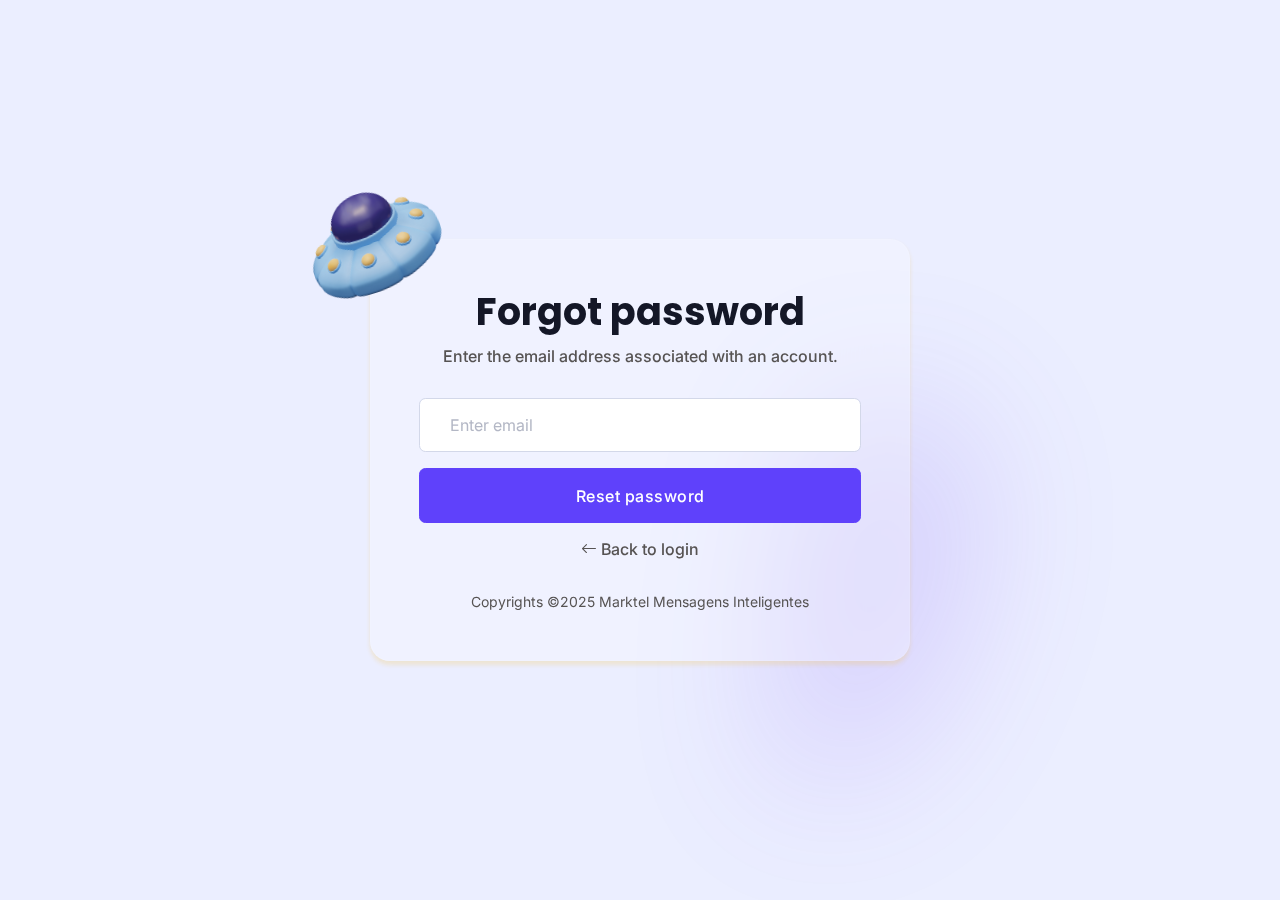
<file: forgot-password.html>
<!DOCTYPE html>
<html lang="en">
    <head>
        <title>Folio - Multipurpose Bootstrap Theme</title>

        <!-- Meta Tags -->
        <meta charset="utf-8" />
        <meta
            name="viewport"
            content="width=device-width, initial-scale=1, shrink-to-fit=no"
        />
        <meta name="author" content="StackBros" />
        <meta name="description" content="multipurpose bootstrap theme" />

        <!-- Dark mode -->
        <script>
            const storedTheme = localStorage.getItem("theme");

            const getPreferredTheme = () => {
                if (storedTheme) {
                    return storedTheme;
                }
                return window.matchMedia("(prefers-color-scheme: light)")
                    .matches
                    ? "light"
                    : "light";
            };

            const setTheme = function (theme) {
                if (
                    theme === "auto" &&
                    window.matchMedia("(prefers-color-scheme: dark)").matches
                ) {
                    document.documentElement.setAttribute(
                        "data-bs-theme",
                        "dark"
                    );
                } else {
                    document.documentElement.setAttribute(
                        "data-bs-theme",
                        theme
                    );
                }
            };

            setTheme(getPreferredTheme());

            window.addEventListener("DOMContentLoaded", () => {
                var el = document.querySelector(".theme-icon-active");
                if (el != "undefined" && el != null) {
                    const showActiveTheme = (theme) => {
                        const activeThemeIcon = document.querySelector(
                            ".theme-icon-active use"
                        );
                        const btnToActive = document.querySelector(
                            `[data-bs-theme-value="${theme}"]`
                        );
                        const svgOfActiveBtn = btnToActive
                            .querySelector(".mode-switch use")
                            .getAttribute("href");

                        document
                            .querySelectorAll("[data-bs-theme-value]")
                            .forEach((element) => {
                                element.classList.remove("active");
                            });

                        btnToActive.classList.add("active");
                        activeThemeIcon.setAttribute("href", svgOfActiveBtn);
                    };

                    window
                        .matchMedia("(prefers-color-scheme: dark)")
                        .addEventListener("change", () => {
                            if (
                                storedTheme !== "light" ||
                                storedTheme !== "dark"
                            ) {
                                setTheme(getPreferredTheme());
                            }
                        });

                    showActiveTheme(getPreferredTheme());

                    document
                        .querySelectorAll("[data-bs-theme-value]")
                        .forEach((toggle) => {
                            toggle.addEventListener("click", () => {
                                const theme = toggle.getAttribute(
                                    "data-bs-theme-value"
                                );
                                localStorage.setItem("theme", theme);
                                setTheme(theme);
                                showActiveTheme(theme);
                            });
                        });
                }
            });
        </script>

        <!-- Favicon -->
        <link rel="shortcut icon" href="assets/images/favicon.ico" />

        <!-- Google Font -->
        <link rel="preconnect" href="https://fonts.googleapis.com" />
        <link rel="preconnect" href="https://fonts.gstatic.com" crossorigin />
        <link
            href="https://fonts.googleapis.com/css2?family=Poppins:wght@400;500;600;700&family=Inter:wght@400;500;600&display=swap"
            rel="stylesheet"
        />

        <!-- Plugins CSS -->
        <link
            rel="stylesheet"
            type="text/css"
            href="assets/vendor/bootstrap-icons/bootstrap-icons.css"
        />

        <!-- Theme CSS -->
        <link rel="stylesheet" type="text/css" href="assets/css/style.css" />
    </head>

    <body>
        <!-- **************** MAIN CONTENT START **************** -->
        <main>
            <section class="bg-secondary position-relative vh-100">
                <div
                    class="container h-100 d-flex flex-column justify-content-center"
                >
                    <div class="row justify-content-center align-items-center">
                        <!-- Main content START -->
                        <div
                            class="col-sm-10 col-md-8 col-lg-7 col-xl-6 col-xxl-5 position-relative"
                        >
                            <!-- UFO decoration -->
                            <div
                                class="vert-move position-absolute top-0 start-0 ms-n5 mt-n5 z-index-9 d-none d-sm-block"
                            >
                                <img
                                    src="assets/images/elements/ufo.png"
                                    class="h-100px rotate-343"
                                    alt="ufo image"
                                />
                            </div>
                            <!-- Blur ring decoration -->
                            <div
                                class="position-absolute bottom-0 end-0 mb-n8 me-n5 d-none d-sm-block"
                            >
                                <img
                                    src="assets/images/elements/grad-shape/blur-decoration.svg"
                                    class="blur-8 opacity-2"
                                    alt="Grad shape"
                                />
                            </div>

                            <!-- Forgot password START -->
                            <div
                                class="card card-body bg-body bg-opacity-25 bg-blur border border-white border-opacity-10 position-relative rounded-4 shadow-primary text-center p-4 p-sm-5"
                            >
                                <!-- Title -->
                                <h1 class="mb-2 h3 fw-bold">Forgot password</h1>
                                <p class="mb-0">
                                    Enter the email address associated with an
                                    account.
                                </p>
                                <!-- Form START -->
                                <form class="mt-2 mt-sm-4">
                                    <!-- Email -->
                                    <div class="mb-3">
                                        <input
                                            type="email"
                                            class="form-control"
                                            placeholder="Enter email"
                                        />
                                    </div>

                                    <!-- Button -->
                                    <div class="d-grid mb-2">
                                        <button
                                            type="submit"
                                            class="btn btn-primary"
                                        >
                                            Reset password
                                        </button>
                                    </div>

                                    <div class="mb-4 text-center">
                                        <a
                                            href="sign-in.html"
                                            class="text-primary-hover"
                                            ><i class="bi bi-arrow-left"></i>
                                            Back to login</a
                                        >
                                    </div>

                                    <!-- Copyright -->
                                    <div class="text-body small mt-3">
                                        Copyrights ©2025 Marktel Mensagens
                                        Inteligentes
                                    </div>
                                </form>
                                <!-- Form END -->
                            </div>
                            <!-- Forgot password END -->
                        </div>
                    </div>
                    <!-- Row END -->
                </div>
            </section>
        </main>
        <!-- **************** MAIN CONTENT END **************** -->

        <!-- Back to top -->
        <div class="back-top"></div>

        <!-- Bootstrap JS -->
        <script src="assets/vendor/bootstrap/dist/js/bootstrap.bundle.min.js"></script>

        <!-- Theme Functions -->
        <script src="assets/js/functions.js"></script>
    </body>
</html>
</file>
